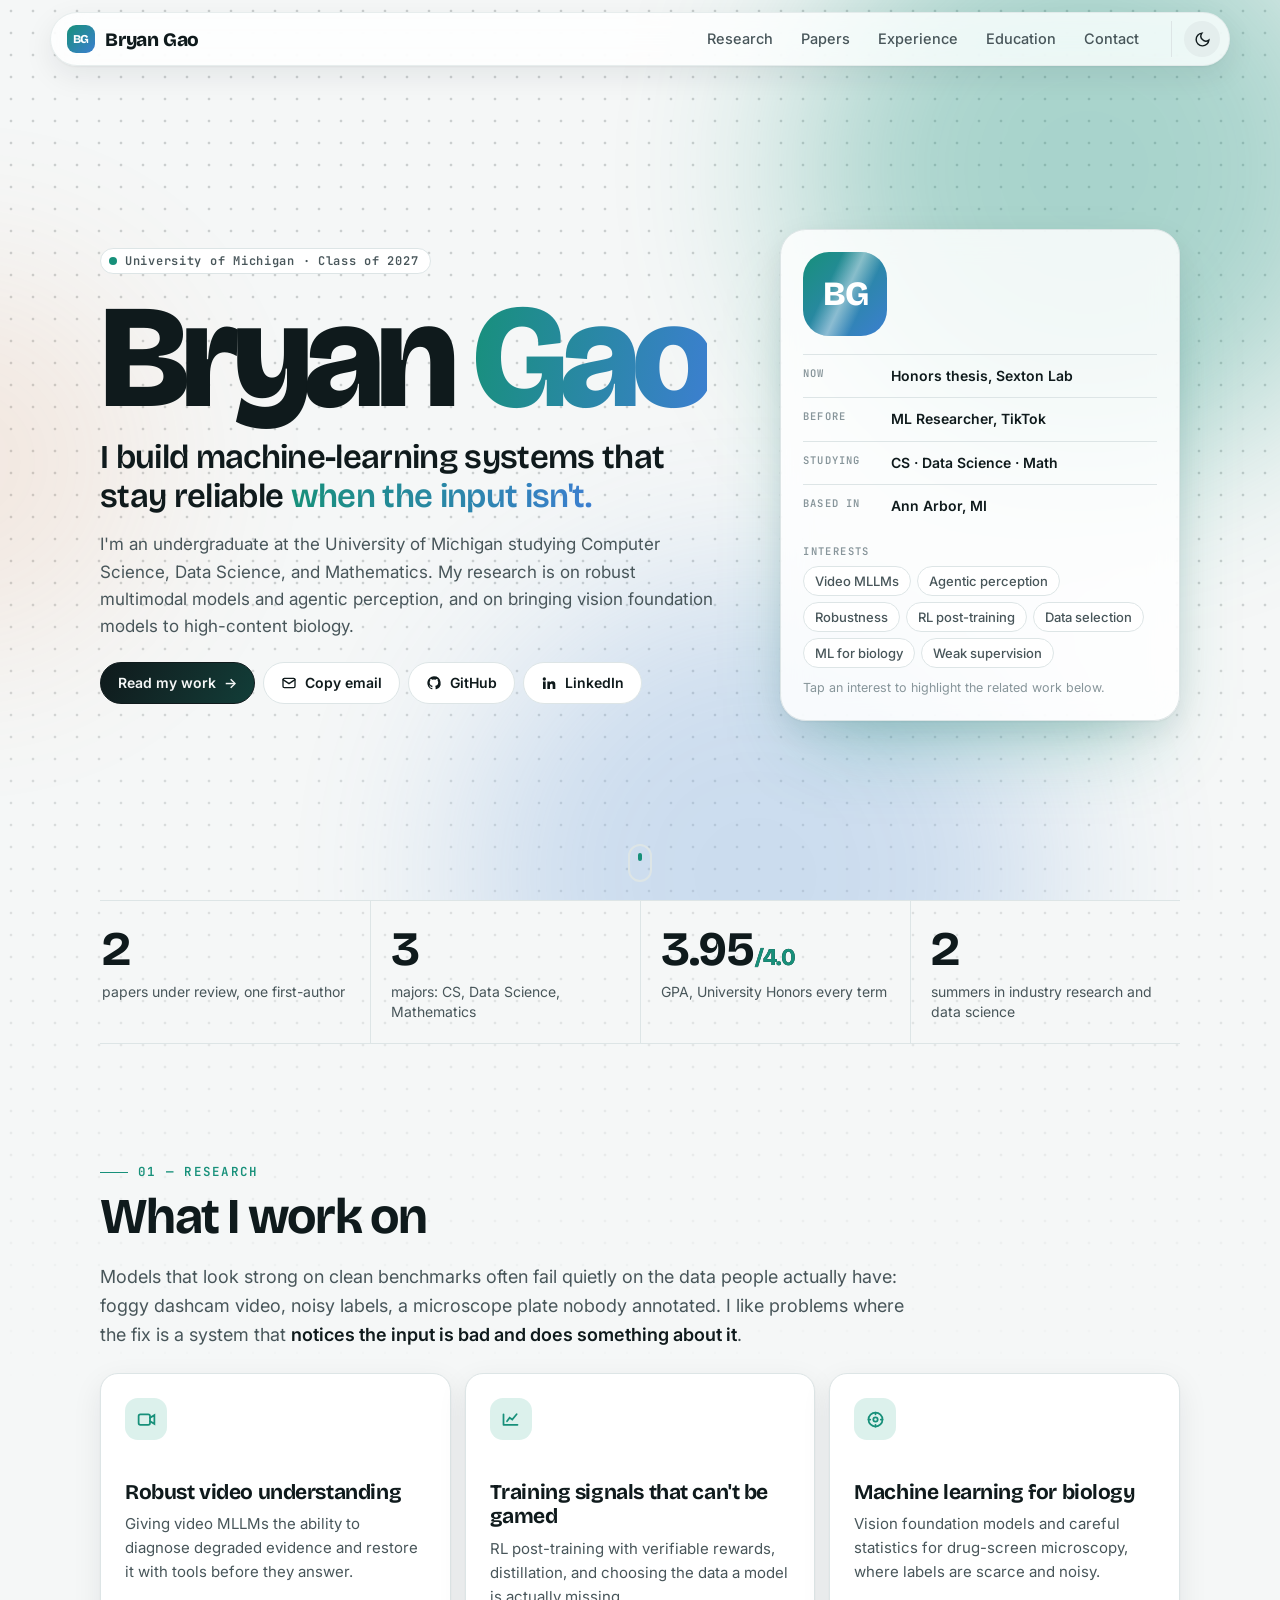
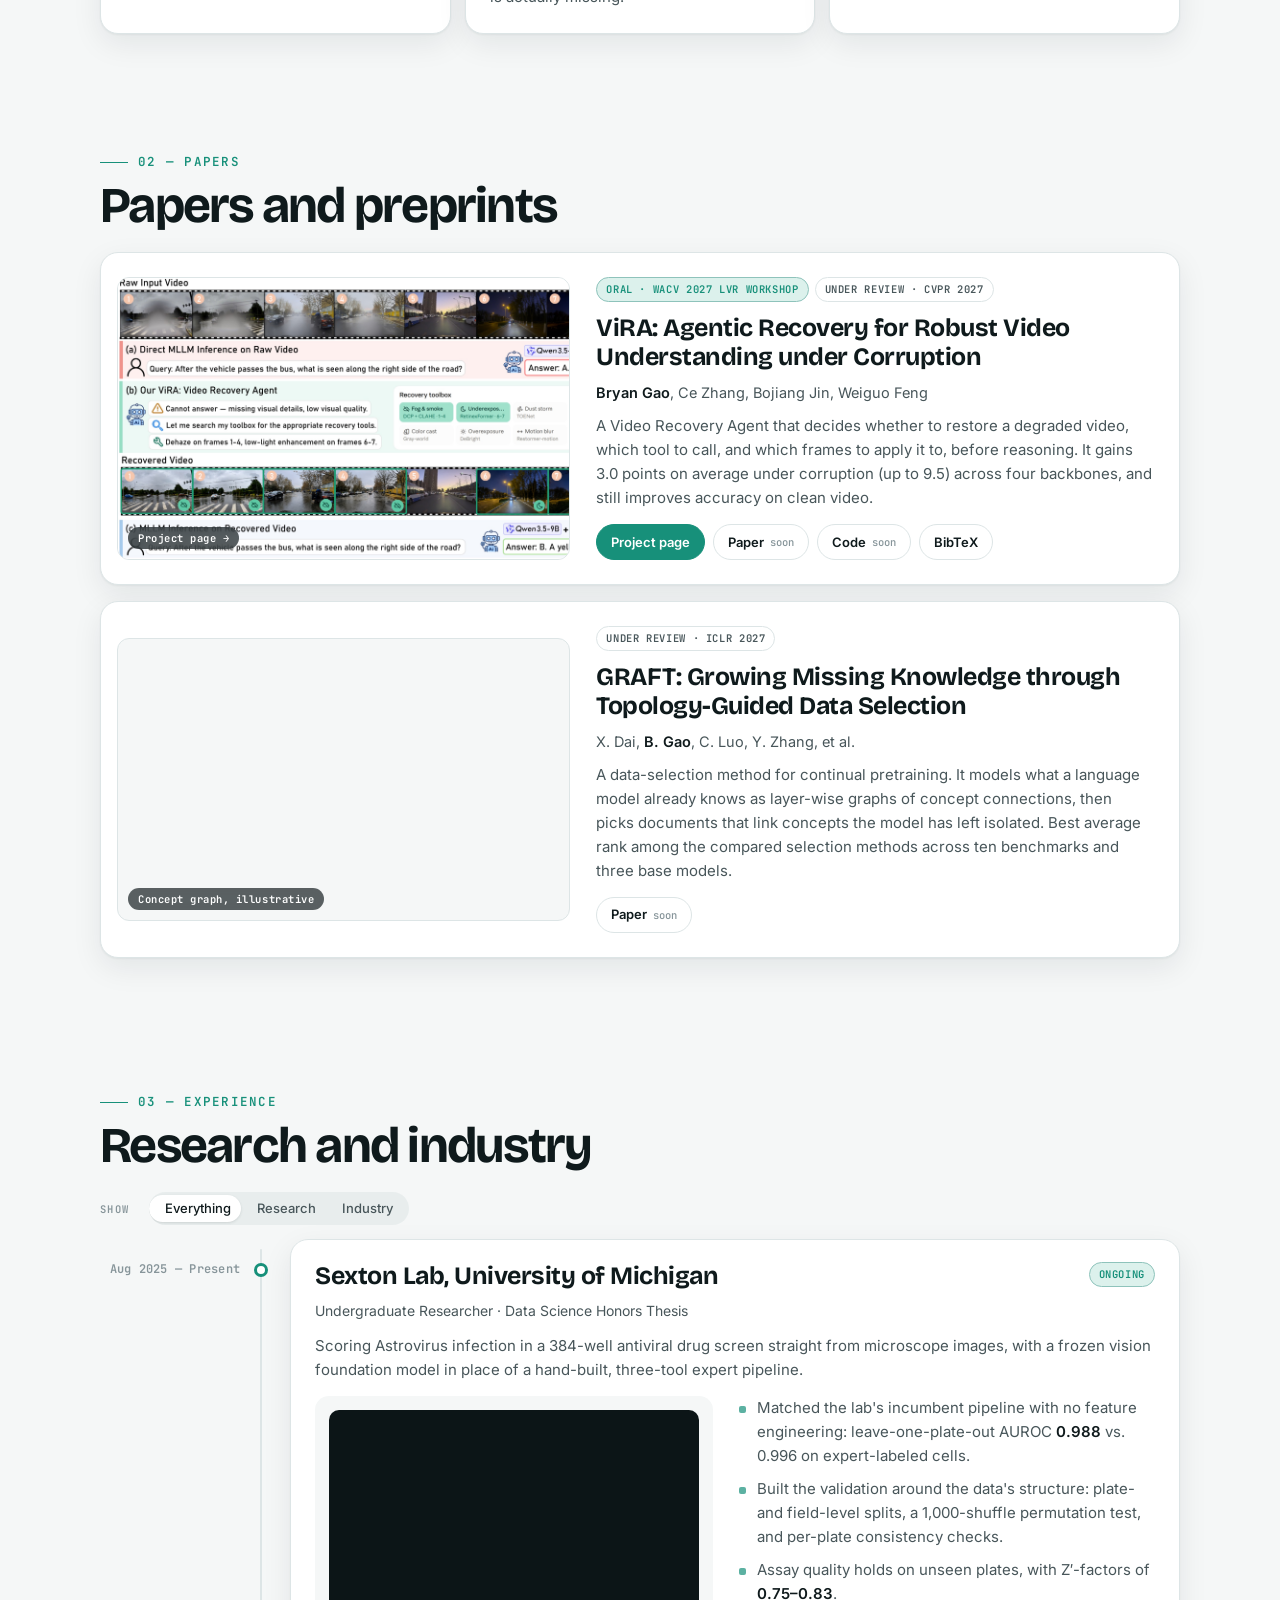
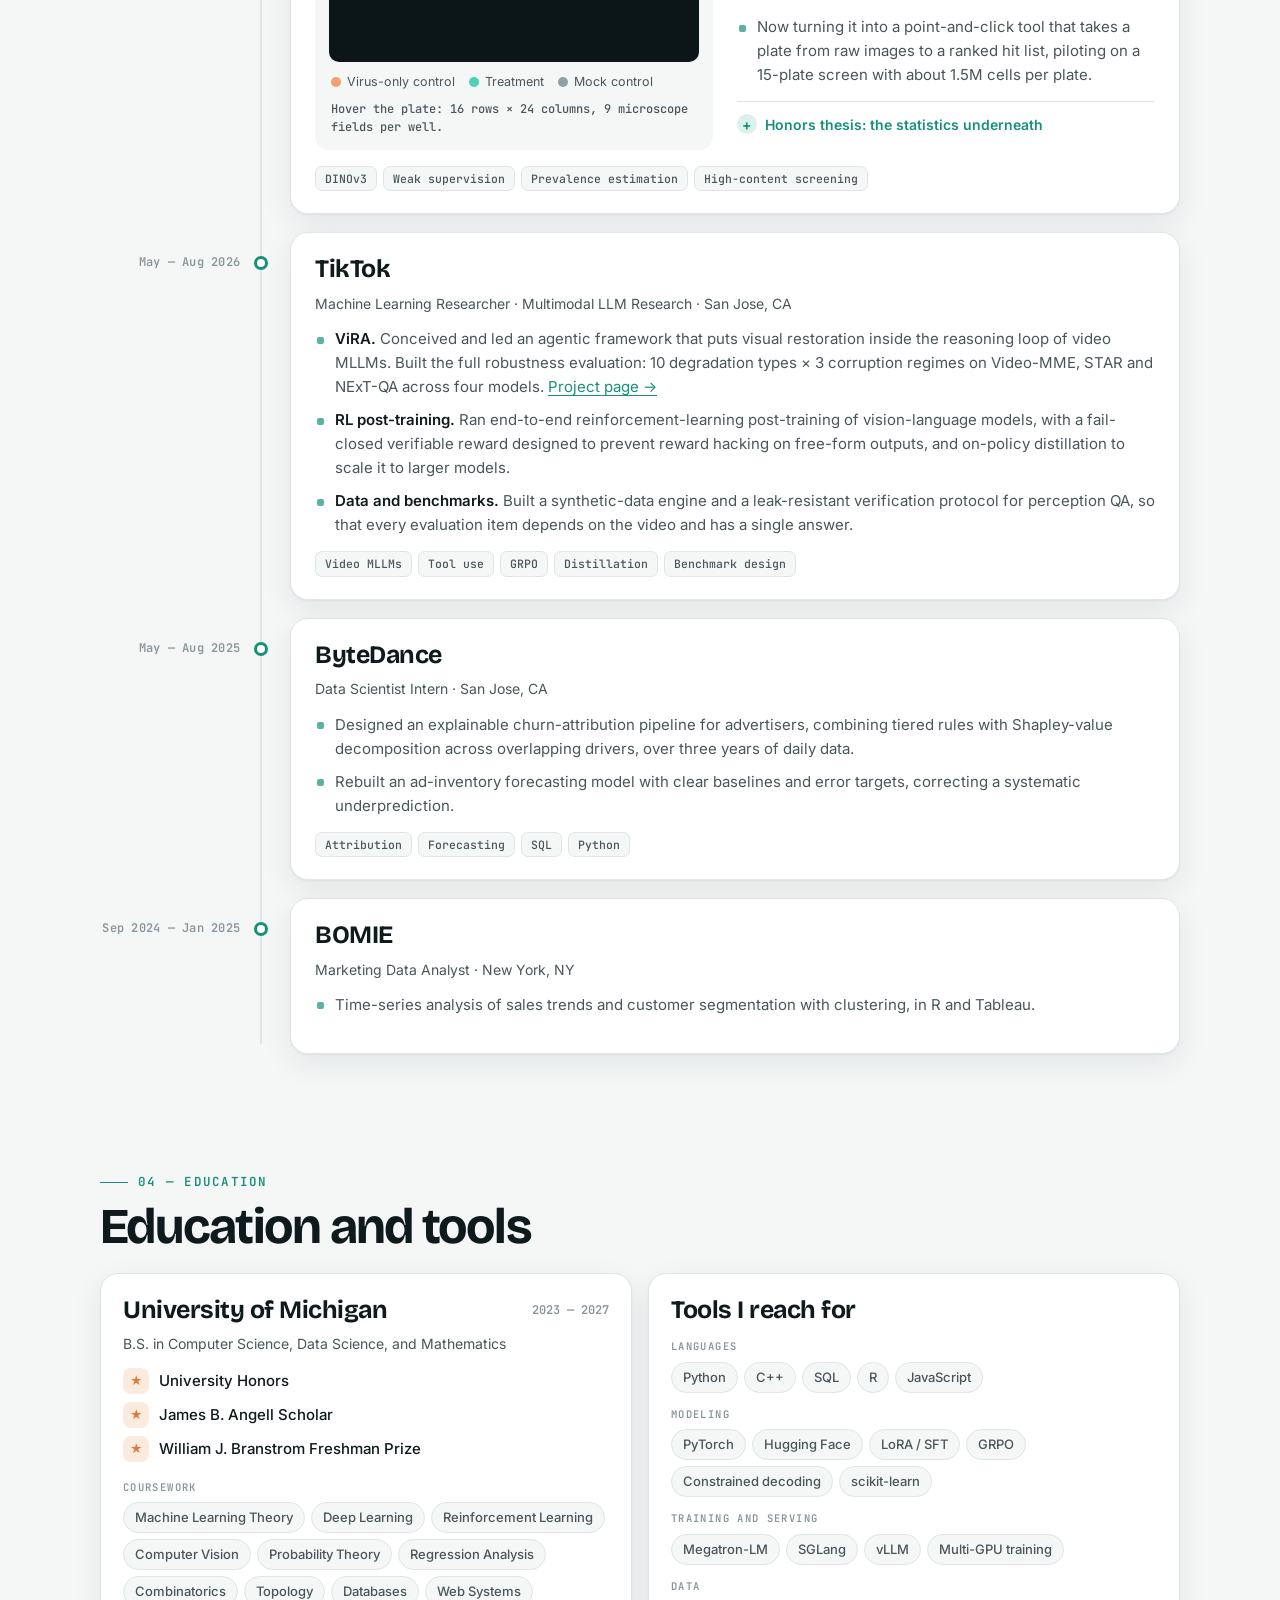
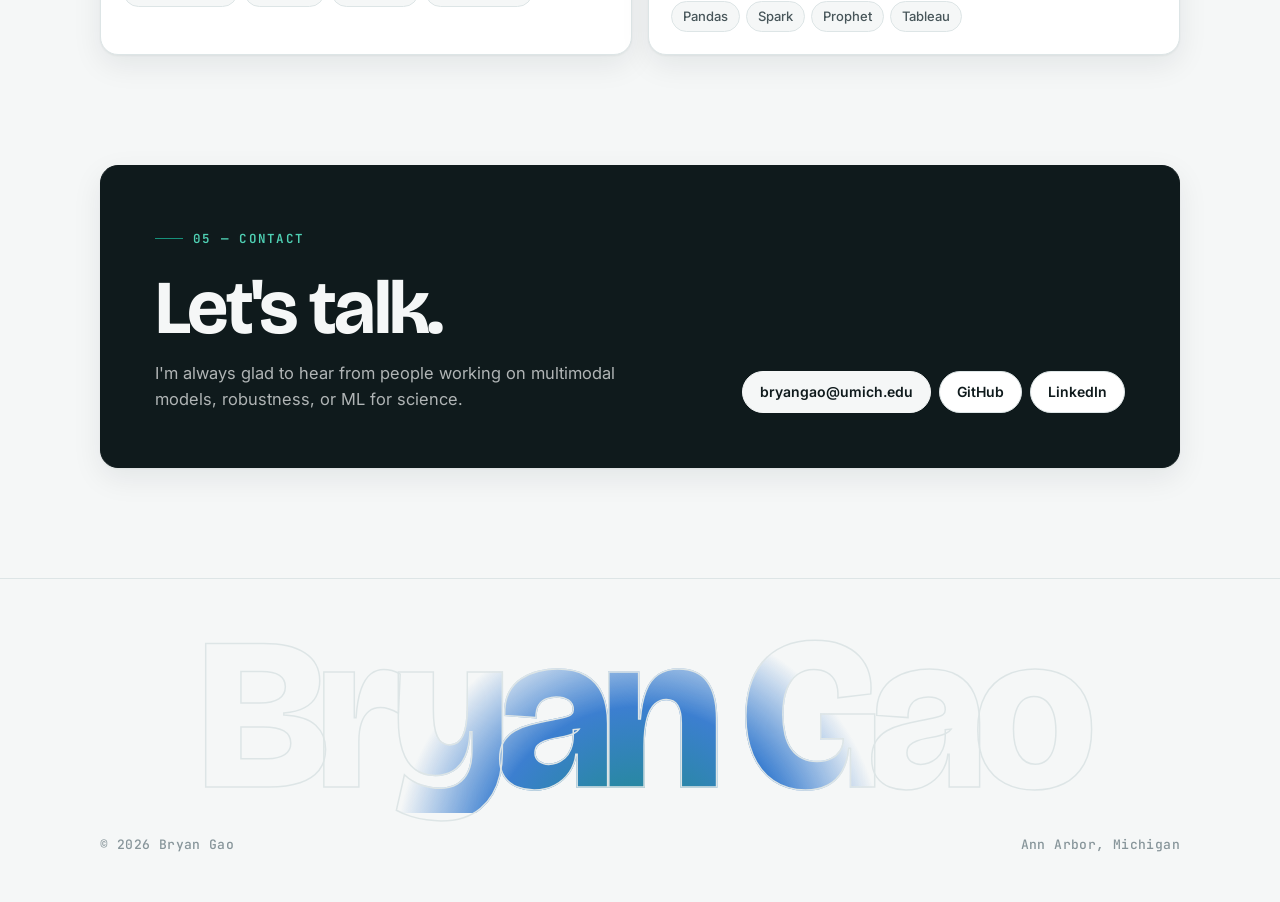
<file: index.html>
<!doctype html>
<html lang="en">
<head>
<meta charset="utf-8">
<meta name="viewport" content="width=device-width, initial-scale=1">
<title>Bryan Gao</title>
<meta name="description" content="Bryan Gao — undergraduate at the University of Michigan working on robust multimodal models and machine learning for biology.">
<meta property="og:title" content="Bryan Gao">
<meta property="og:description" content="Robust multimodal models, agentic perception, and machine learning for high-content biology.">
<link rel="icon" href="assets/img/favicon.svg" type="image/svg+xml">
<link rel="preconnect" href="https://fonts.googleapis.com">
<link rel="preconnect" href="https://fonts.gstatic.com" crossorigin>
<link href="https://fonts.googleapis.com/css2?family=Bricolage+Grotesque:opsz,wght@12..96,500..800&family=Inter:wght@400;500;600;700&family=JetBrains+Mono:wght@400;500;600&display=swap" rel="stylesheet">
<link rel="stylesheet" href="assets/home.css?v=2">
<script>document.documentElement.classList.add('js');try{var t=localStorage.getItem('bg-theme');if(t)document.documentElement.dataset.theme=t;}catch(e){}</script>
</head>
<body id="top">
<div class="progress" id="progress"></div>

<nav class="island" id="island" aria-label="Main">
  <a class="brand" href="#top"><span class="mono-mark">BG</span>Bryan Gao</a>
  <div class="links" id="navlinks">
    <span class="pill" id="pill"></span>
    <a href="#research">Research</a>
    <a href="#papers">Papers</a>
    <a href="#experience">Experience</a>
    <a href="#education">Education</a>
    <a href="#contact">Contact</a>
  </div>
  <div class="tools">
    <button class="ib" id="theme" aria-label="Toggle dark mode" title="Toggle theme (D)">
      <svg viewBox="0 0 24 24" fill="none" stroke="currentColor" stroke-width="2" stroke-linecap="round"><path d="M21 12.8A9 9 0 1 1 11.2 3a7 7 0 0 0 9.8 9.8z"/></svg>
    </button>
  </div>
</nav>

<header class="hero">
  <div class="aurora" aria-hidden="true"><i></i><i></i><i></i></div>
  <div class="w">
    <div class="hero-main">
      <div class="venue" data-r><i></i>University of Michigan · Class of 2027</div>
      <h1 class="name" aria-label="Bryan Gao"><span class="ln">Bryan</span> <span class="ln">Gao</span></h1>
      <p class="kicker" data-r>I build machine-learning systems that stay reliable <em>when the input isn't.</em></p>
      <p class="tag" data-r>I'm an undergraduate at the University of Michigan studying Computer Science, Data Science, and Mathematics. My research is on robust multimodal models and agentic perception, and on bringing vision foundation models to high-content biology.</p>
      <div class="cta" data-r>
        <a class="btn pri" href="#papers">Read my work <span aria-hidden="true">→</span></a>
        <button class="btn" id="copyMail" data-mail="bryangao@umich.edu">
          <svg viewBox="0 0 24 24" fill="none" stroke="currentColor" stroke-width="2" stroke-linecap="round"><rect x="3" y="5" width="18" height="14" rx="2"/><path d="M3 7l9 6 9-6"/></svg><span>Copy email</span></button>
        <a class="btn" href="https://github.com/bg3495" rel="noopener">
          <svg viewBox="0 0 24 24" fill="currentColor"><path d="M12 2a10 10 0 0 0-3.2 19.5c.5.1.7-.2.7-.5v-1.7c-2.8.6-3.4-1.3-3.4-1.3-.5-1.2-1.1-1.5-1.1-1.5-.9-.6.1-.6.1-.6 1 .1 1.5 1 1.5 1 .9 1.5 2.3 1.1 2.9.8.1-.6.3-1.1.6-1.3-2.2-.3-4.6-1.1-4.6-5a3.9 3.9 0 0 1 1-2.7 3.6 3.6 0 0 1 .1-2.7s.8-.3 2.8 1a9.6 9.6 0 0 1 5 0c1.9-1.3 2.8-1 2.8-1 .4 1 .4 1.9.1 2.7a3.9 3.9 0 0 1 1 2.7c0 3.9-2.3 4.7-4.6 5 .4.3.7.9.7 1.9V21c0 .3.2.6.7.5A10 10 0 0 0 12 2z"/></svg>GitHub</a>
        <a class="btn" href="https://www.linkedin.com/in/bryan-gao" rel="noopener">
          <svg viewBox="0 0 24 24" fill="currentColor"><path d="M4.98 3.5a2.5 2.5 0 1 1 0 5 2.5 2.5 0 0 1 0-5zM3 9.75h4V21H3zM9.5 9.75h3.8v1.6h.05c.53-1 1.83-1.9 3.75-1.9 4 0 4.4 2.5 4.4 5.8V21h-4v-5c0-1.3 0-3-1.85-3s-2.15 1.4-2.15 2.9V21h-4z"/></svg>LinkedIn</a>
      </div>
    </div>

    <aside class="card idcard" id="idcard" data-r aria-label="At a glance">
      <div class="avatar" aria-hidden="true"><span>BG</span></div>
      <div class="idrows">
        <div><span>Now</span><b>Honors thesis, Sexton Lab</b></div>
        <div><span>Before</span><b>ML Researcher, TikTok</b></div>
        <div><span>Studying</span><b>CS · Data Science · Math</b></div>
        <div><span>Based in</span><b>Ann Arbor, MI</b></div>
      </div>
      <div class="focus" id="focus">
        <span class="lab">Interests</span>
        <div class="chips">
          <button data-k="vlm" aria-pressed="false">Video MLLMs</button>
          <button data-k="agent" aria-pressed="false">Agentic perception</button>
          <button data-k="robust" aria-pressed="false">Robustness</button>
          <button data-k="rl" aria-pressed="false">RL post-training</button>
          <button data-k="data" aria-pressed="false">Data selection</button>
          <button data-k="bio" aria-pressed="false">ML for biology</button>
          <button data-k="stats" aria-pressed="false">Weak supervision</button>
        </div>
        <p class="hint">Tap an interest to highlight the related work below.</p>
      </div>
    </aside>
  </div>
  <a class="scroll-cue" href="#after" aria-label="Scroll down"></a>
</header>

<main id="after">
  <div class="w">
    <div class="stats" data-r>
      <div><b><span data-count="2">0</span></b><span>papers under review, one first-author</span></div>
      <div><b><span data-count="3">0</span></b><span>majors: CS, Data Science, Mathematics</span></div>
      <div><b><span data-count="3.97" data-dec="2">0</span><small>/4.0</small></b><span>GPA, University Honors every term</span></div>
      <div><b><span data-count="2">0</span></b><span>summers in industry research and data science</span></div>
    </div>

    <!-- research -->
    <section class="sec" id="research">
      <div class="sec-head" data-r><div class="no">01 — RESEARCH</div><h2>What I work on</h2></div>
      <p class="lead" data-r>Models that look strong on clean benchmarks often fail quietly on the data people actually have: foggy dashcam video, noisy labels, a microscope plate nobody annotated. I like problems where the fix is a system that <b>notices the input is bad and does something about it</b>.</p>
      <div class="three">
        <article class="card pillar" data-r data-tags="vlm agent robust">
          <span class="ico"><svg viewBox="0 0 24 24" fill="none" stroke="currentColor" stroke-width="2" stroke-linecap="round"><rect x="3" y="6" width="13" height="12" rx="2"/><path d="M16 10l5-3v10l-5-3"/></svg></span>
          <h4>Robust video understanding</h4>
          <p>Giving video MLLMs the ability to diagnose degraded evidence and restore it with tools before they answer.</p>
        </article>
        <article class="card pillar" data-r data-tags="rl data vlm">
          <span class="ico"><svg viewBox="0 0 24 24" fill="none" stroke="currentColor" stroke-width="2" stroke-linecap="round"><path d="M4 18V6M4 18h16M8 14l3-4 3 2 5-6"/></svg></span>
          <h4>Training signals that can't be gamed</h4>
          <p>RL post-training with verifiable rewards, distillation, and choosing the data a model is actually missing.</p>
        </article>
        <article class="card pillar" data-r data-tags="bio stats robust">
          <span class="ico"><svg viewBox="0 0 24 24" fill="none" stroke="currentColor" stroke-width="2" stroke-linecap="round"><circle cx="12" cy="12" r="8"/><circle cx="12" cy="12" r="2.5"/><path d="M12 4v2M12 18v2M4 12h2M18 12h2"/></svg></span>
          <h4>Machine learning for biology</h4>
          <p>Vision foundation models and careful statistics for drug-screen microscopy, where labels are scarce and noisy.</p>
        </article>
      </div>
    </section>

    <!-- papers -->
    <section class="sec" id="papers">
      <div class="sec-head" data-r><div class="no">02 — PAPERS</div><h2>Papers and preprints</h2></div>

      <article class="card paper" data-r data-tags="vlm agent robust">
        <a class="thumb" href="vira/" aria-label="Open the ViRA project page">
          <img src="assets/img/vira-teaser.jpg" alt="ViRA overview figure: a degraded video, the recovery agent's tool calls, and the recovered video." loading="lazy">
          <span class="chip">Project page →</span>
        </a>
        <div class="pbody">
          <div class="status"><span class="st ok">Oral · WACV 2027 LVR Workshop</span><span class="st">Under review · CVPR 2027</span></div>
          <h3><a href="vira/">ViRA: Agentic Recovery for Robust Video Understanding under Corruption</a></h3>
          <p class="auth"><b>Bryan Gao</b>, Ce Zhang, Bojiang Jin, Weiguo Feng</p>
          <p class="sum">A Video Recovery Agent that decides whether to restore a degraded video, which tool to call, and which frames to apply it to, before reasoning. It gains 3.0 points on average under corruption (up to 9.5) across four backbones, and still improves accuracy on clean video.</p>
          <div class="plinks">
            <a class="sbtn pri" href="vira/">Project page</a>
            <button class="sbtn" data-soon="Paper link coming soon">Paper <small>soon</small></button>
            <button class="sbtn" data-soon="Code will be released">Code <small>soon</small></button>
            <button class="sbtn" data-bib="vira">BibTeX</button>
          </div>
        </div>
      </article>

      <article class="card paper" data-r data-tags="data">
        <div class="thumb graft" id="graft" aria-hidden="true"><canvas></canvas><span class="chip">Concept graph, illustrative</span></div>
        <div class="pbody">
          <div class="status"><span class="st">Under review · ICLR 2027</span></div>
          <h3>GRAFT: Growing Missing Knowledge through Topology-Guided Data Selection</h3>
          <p class="auth">X. Dai, <b>B. Gao</b>, C. Luo, Y. Zhang, et al.</p>
          <p class="sum">A data-selection method for continual pretraining. It models what a language model already knows as layer-wise graphs of concept connections, then picks documents that link concepts the model has left isolated. Best average rank among the compared selection methods across ten benchmarks and three base models.</p>
          <div class="plinks">
            <button class="sbtn" data-soon="Paper link coming soon">Paper <small>soon</small></button>
          </div>
        </div>
      </article>
    </section>

    <!-- experience -->
    <section class="sec" id="experience">
      <div class="sec-head" data-r><div class="no">03 — EXPERIENCE</div><h2>Research and industry</h2></div>
      <div class="ctl" data-r>
        <span class="lab">Show</span>
        <div class="seg" id="expSeg"><span class="knob"></span>
          <button data-v="all" aria-pressed="true">Everything</button>
          <button data-v="research" aria-pressed="false">Research</button>
          <button data-v="industry" aria-pressed="false">Industry</button>
        </div>
      </div>

      <div class="timeline" id="timeline">
        <span class="rail"><i id="railFill"></i></span>

        <article class="tl" data-kind="research" data-tags="bio stats robust" data-r>
          <span class="dot live"></span>
          <div class="when">Aug 2025 — Present</div>
          <div class="card tlc">
            <div class="top"><div><h3>Sexton Lab, University of Michigan</h3><p class="role">Undergraduate Researcher · Data Science Honors Thesis</p></div><span class="st ok">Ongoing</span></div>
            <p class="sum">Scoring Astrovirus infection in a 384-well antiviral drug screen straight from microscope images, with a frozen vision foundation model in place of a hand-built, three-tool expert pipeline.</p>

            <div class="lab-grid">
              <div class="plate-wrap">
                <div class="plate" id="plate" role="img" aria-label="Layout of a 384-well plate: virus-only controls in column 1, treatment wells in columns 2 to 22, mock controls in columns 23 and 24."></div>
                <div class="legend"><span><i class="v"></i>Virus-only control</span><span><i class="t"></i>Treatment</span><span><i class="m"></i>Mock control</span></div>
                <p class="plate-read" id="plateRead">Hover the plate: 16 rows × 24 columns, 9 microscope fields per well.</p>
              </div>
              <div>
                <ul class="pts">
                  <li>Matched the lab's incumbent pipeline with no feature engineering: leave-one-plate-out AUROC <b>0.988</b> vs. 0.996 on expert-labeled cells.</li>
                  <li>Built the validation around the data's structure: plate- and field-level splits, a 1,000-shuffle permutation test, and per-plate consistency checks.</li>
                  <li>Assay quality holds on unseen plates, with Z′-factors of <b>0.75–0.83</b>.</li>
                  <li>Now turning it into a point-and-click tool that takes a plate from raw images to a ranked hit list, piloting on a 15-plate screen with about 1.5M cells per plate.</li>
                </ul>
                <details class="more">
                  <summary>Honors thesis: the statistics underneath</summary>
                  <p>A virus-only control well still contains uninfected cells, so using wells as labels bakes in label noise. The thesis treats this as inference under weak supervision: modeling the label noise with a mixture model, estimating per-well infection prevalence with calibrated uncertainty, handling plate effects hierarchically, and making hit calling an error-controlled procedure.</p>
                </details>
              </div>
            </div>
            <div class="tags"><span>DINOv3</span><span>Weak supervision</span><span>Prevalence estimation</span><span>High-content screening</span></div>
          </div>
        </article>

        <article class="tl" data-kind="research" data-tags="vlm agent robust rl data" data-r>
          <span class="dot"></span>
          <div class="when">May — Aug 2026</div>
          <div class="card tlc">
            <div class="top"><div><h3>TikTok</h3><p class="role">Machine Learning Researcher · Multimodal LLM Research · San Jose, CA</p></div></div>
            <ul class="pts">
              <li><b>ViRA.</b> Conceived and led an agentic framework that puts visual restoration inside the reasoning loop of video MLLMs. Built the full robustness evaluation: 10 degradation types × 3 corruption regimes on Video-MME, STAR and NExT-QA across four models. <a href="vira/">Project page →</a></li>
              <li><b>RL post-training.</b> Ran end-to-end reinforcement-learning post-training of vision-language models, with a fail-closed verifiable reward designed to prevent reward hacking on free-form outputs, and on-policy distillation to scale it to larger models.</li>
              <li><b>Data and benchmarks.</b> Built a synthetic-data engine and a leak-resistant verification protocol for perception QA, so that every evaluation item depends on the video and has a single answer.</li>
            </ul>
            <div class="tags"><span>Video MLLMs</span><span>Tool use</span><span>GRPO</span><span>Distillation</span><span>Benchmark design</span></div>
          </div>
        </article>

        <article class="tl" data-kind="industry" data-tags="data stats" data-r>
          <span class="dot"></span>
          <div class="when">May — Aug 2025</div>
          <div class="card tlc">
            <div class="top"><div><h3>ByteDance</h3><p class="role">Data Scientist Intern · San Jose, CA</p></div></div>
            <ul class="pts">
              <li>Designed an explainable churn-attribution pipeline for advertisers, combining tiered rules with Shapley-value decomposition across overlapping drivers, over three years of daily data.</li>
              <li>Rebuilt an ad-inventory forecasting model with clear baselines and error targets, correcting a systematic underprediction.</li>
            </ul>
            <div class="tags"><span>Attribution</span><span>Forecasting</span><span>SQL</span><span>Python</span></div>
          </div>
        </article>

        <article class="tl" data-kind="industry" data-tags="stats" data-r>
          <span class="dot"></span>
          <div class="when">Sep 2024 — Jan 2025</div>
          <div class="card tlc">
            <div class="top"><div><h3>BOMIE</h3><p class="role">Marketing Data Analyst · New York, NY</p></div></div>
            <ul class="pts">
              <li>Time-series analysis of sales trends and customer segmentation with clustering, in R and Tableau.</li>
            </ul>
          </div>
        </article>
      </div>
    </section>

    <!-- education -->
    <section class="sec" id="education">
      <div class="sec-head" data-r><div class="no">04 — EDUCATION</div><h2>Education and tools</h2></div>
      <div class="two">
        <div class="card edu" data-r>
          <div class="top"><div><h3>University of Michigan</h3><p class="role">B.S. in Computer Science, Data Science, and Mathematics</p></div><span class="when2">2023 — 2027</span></div>
          <div class="awards">
            <span>University Honors</span><span>James B. Angell Scholar</span><span>William J. Branstrom Freshman Prize</span>
          </div>
          <span class="lab">Coursework</span>
          <div class="tags big"><span>Machine Learning Theory</span><span>Deep Learning</span><span>Reinforcement Learning</span><span>Computer Vision</span><span>Probability Theory</span><span>Regression Analysis</span><span>Combinatorics</span><span>Topology</span><span>Databases</span><span>Web Systems</span></div>
        </div>
        <div class="card edu" data-r>
          <h3>Tools I reach for</h3>
          <div class="skill"><span class="lab">Languages</span><div class="tags big"><span>Python</span><span>C++</span><span>SQL</span><span>R</span><span>JavaScript</span></div></div>
          <div class="skill"><span class="lab">Modeling</span><div class="tags big"><span>PyTorch</span><span>Hugging Face</span><span>LoRA / SFT</span><span>GRPO</span><span>Constrained decoding</span><span>scikit-learn</span></div></div>
          <div class="skill"><span class="lab">Training and serving</span><div class="tags big"><span>Megatron-LM</span><span>SGLang</span><span>vLLM</span><span>Multi-GPU training</span></div></div>
          <div class="skill"><span class="lab">Data</span><div class="tags big"><span>Pandas</span><span>Spark</span><span>Prophet</span><span>Tableau</span></div></div>
        </div>
      </div>
    </section>

    <!-- contact -->
    <section class="sec" id="contact">
      <div class="card contact" data-r>
        <div>
          <div class="no">05 — CONTACT</div>
          <h2>Let's talk.</h2>
          <p>I'm always glad to hear from people working on multimodal models, robustness, or ML for science.</p>
        </div>
        <div class="cta">
          <a class="btn pri" href="mailto:bryangao@umich.edu">bryangao@umich.edu</a>
          <a class="btn" href="https://github.com/bg3495" rel="noopener">GitHub</a>
          <a class="btn" href="https://www.linkedin.com/in/bryan-gao" rel="noopener">LinkedIn</a>
        </div>
      </div>
    </section>
  </div>
</main>

<footer><div class="wordmark" id="wordmark" aria-hidden="true">Bryan Gao</div><div class="w"><span>© 2026 Bryan Gao</span><span>Ann Arbor, Michigan</span></div></footer>

<button class="totop" id="totop" aria-label="Back to top"><svg viewBox="0 0 24 24" fill="none" stroke="currentColor" stroke-width="2.4" stroke-linecap="round"><path d="M12 19V5M5 12l7-7 7 7"/></svg></button>
<div class="modal" id="modal" role="dialog" aria-modal="true" aria-label="BibTeX"><div class="card box"><pre id="bibText"></pre><div class="row"><button class="sbtn pri" id="bibCopy">Copy</button><button class="sbtn" id="bibClose">Close</button></div></div></div>
<div class="toast" id="toast"></div>
<div class="tip" id="tip"></div>
<script src="assets/home.js?v=1"></script>
</body>
</html>
</file>
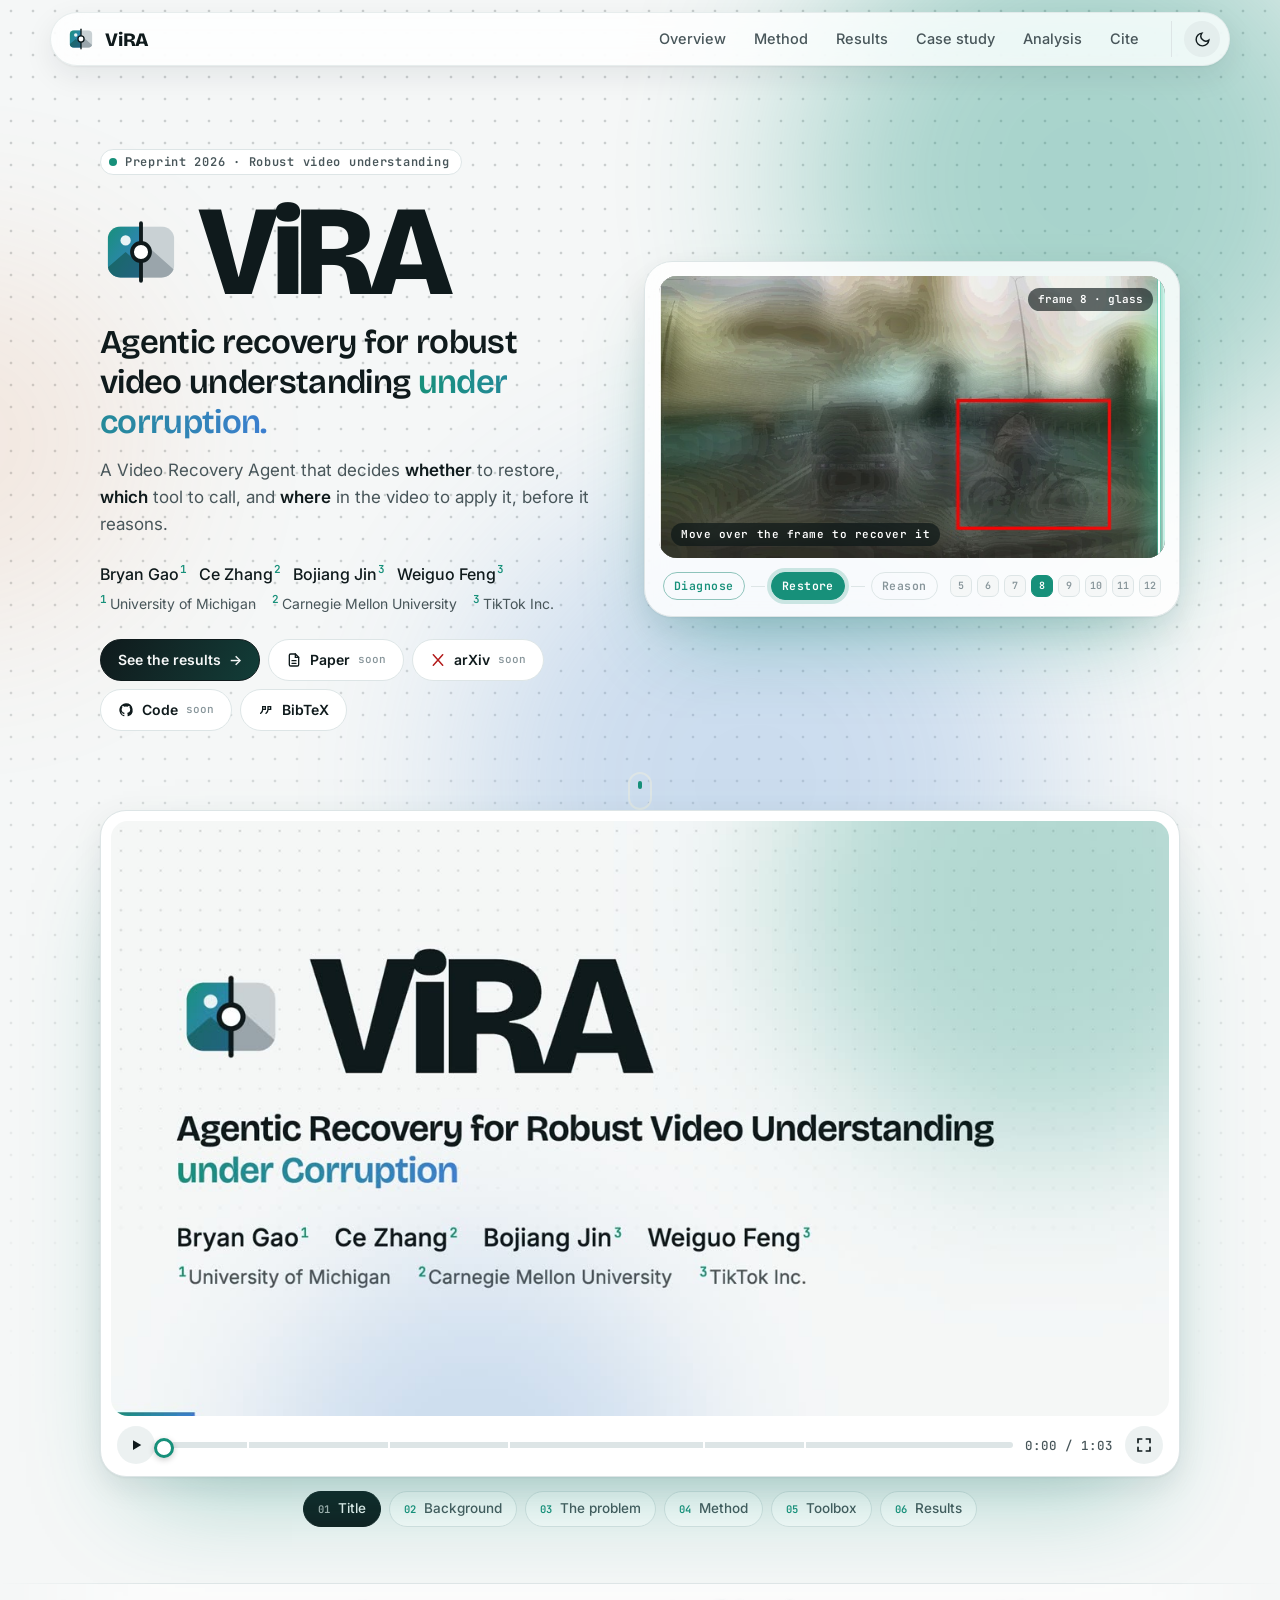
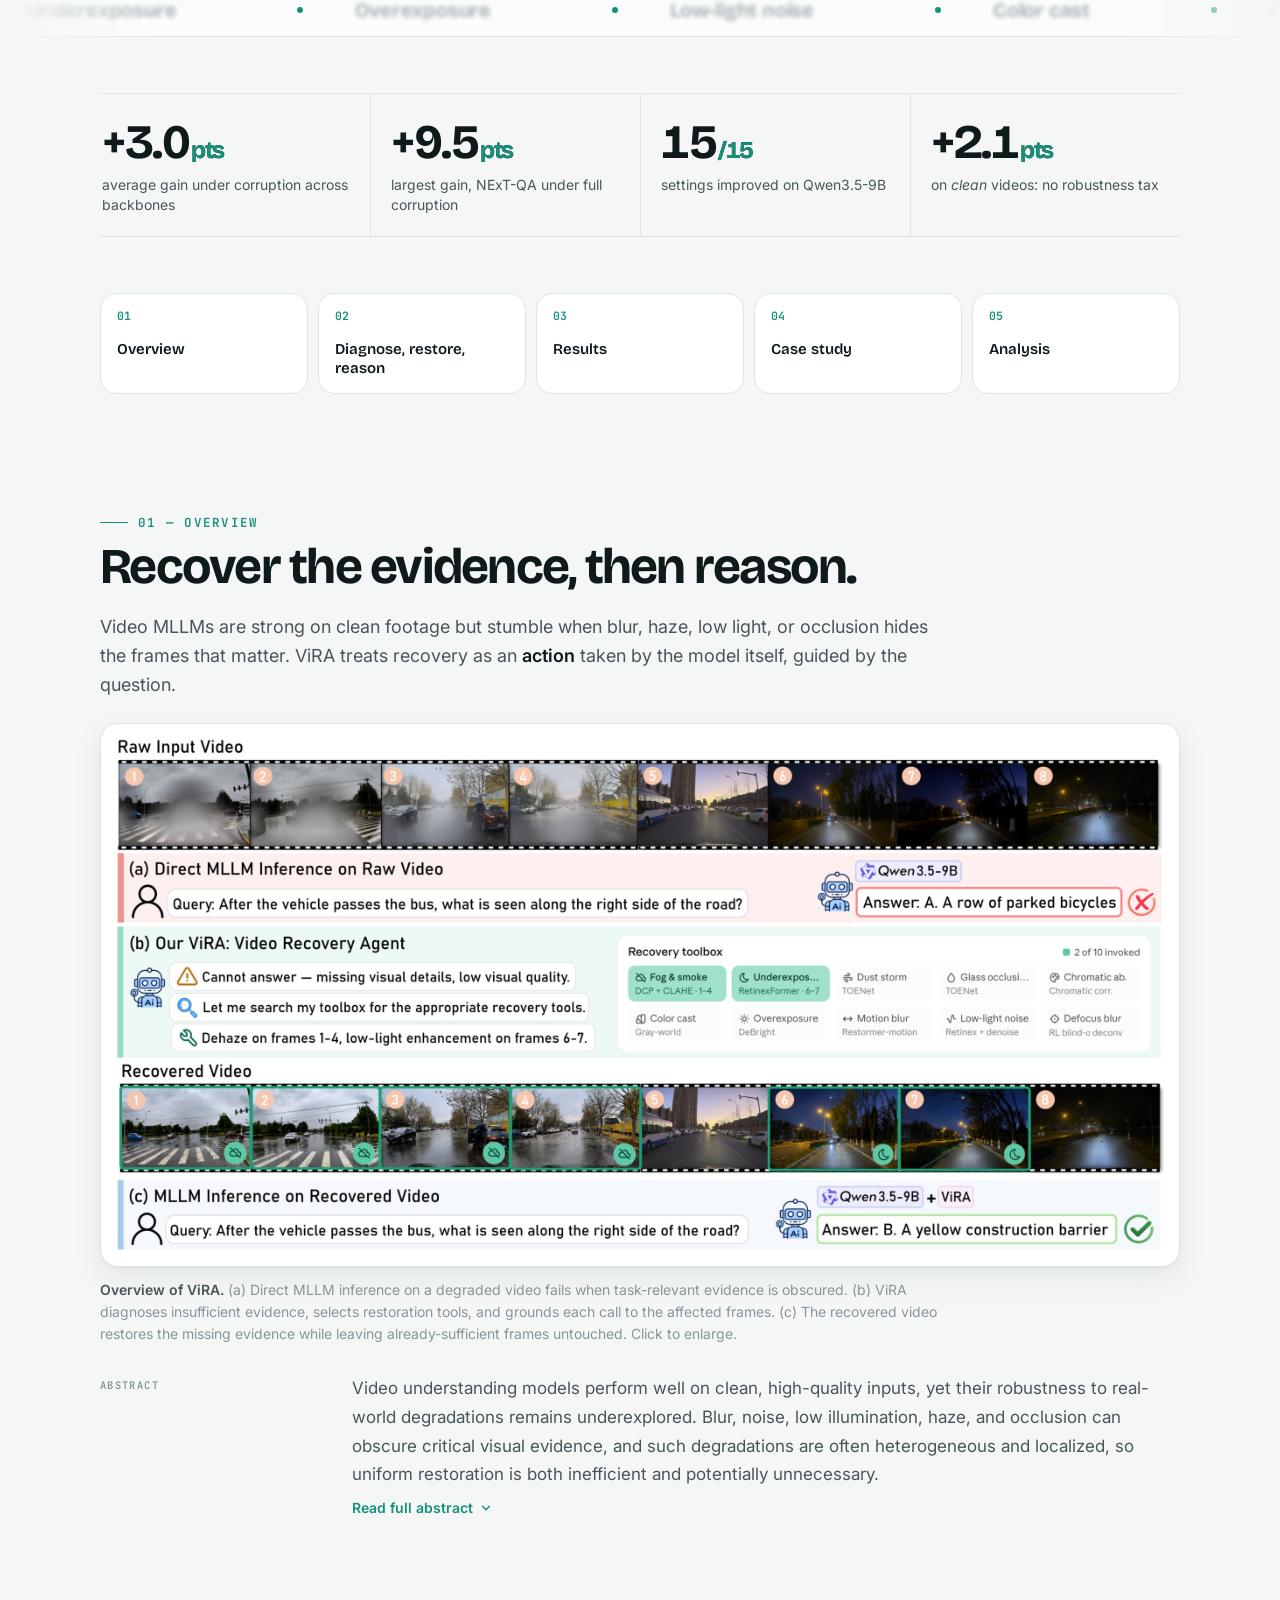
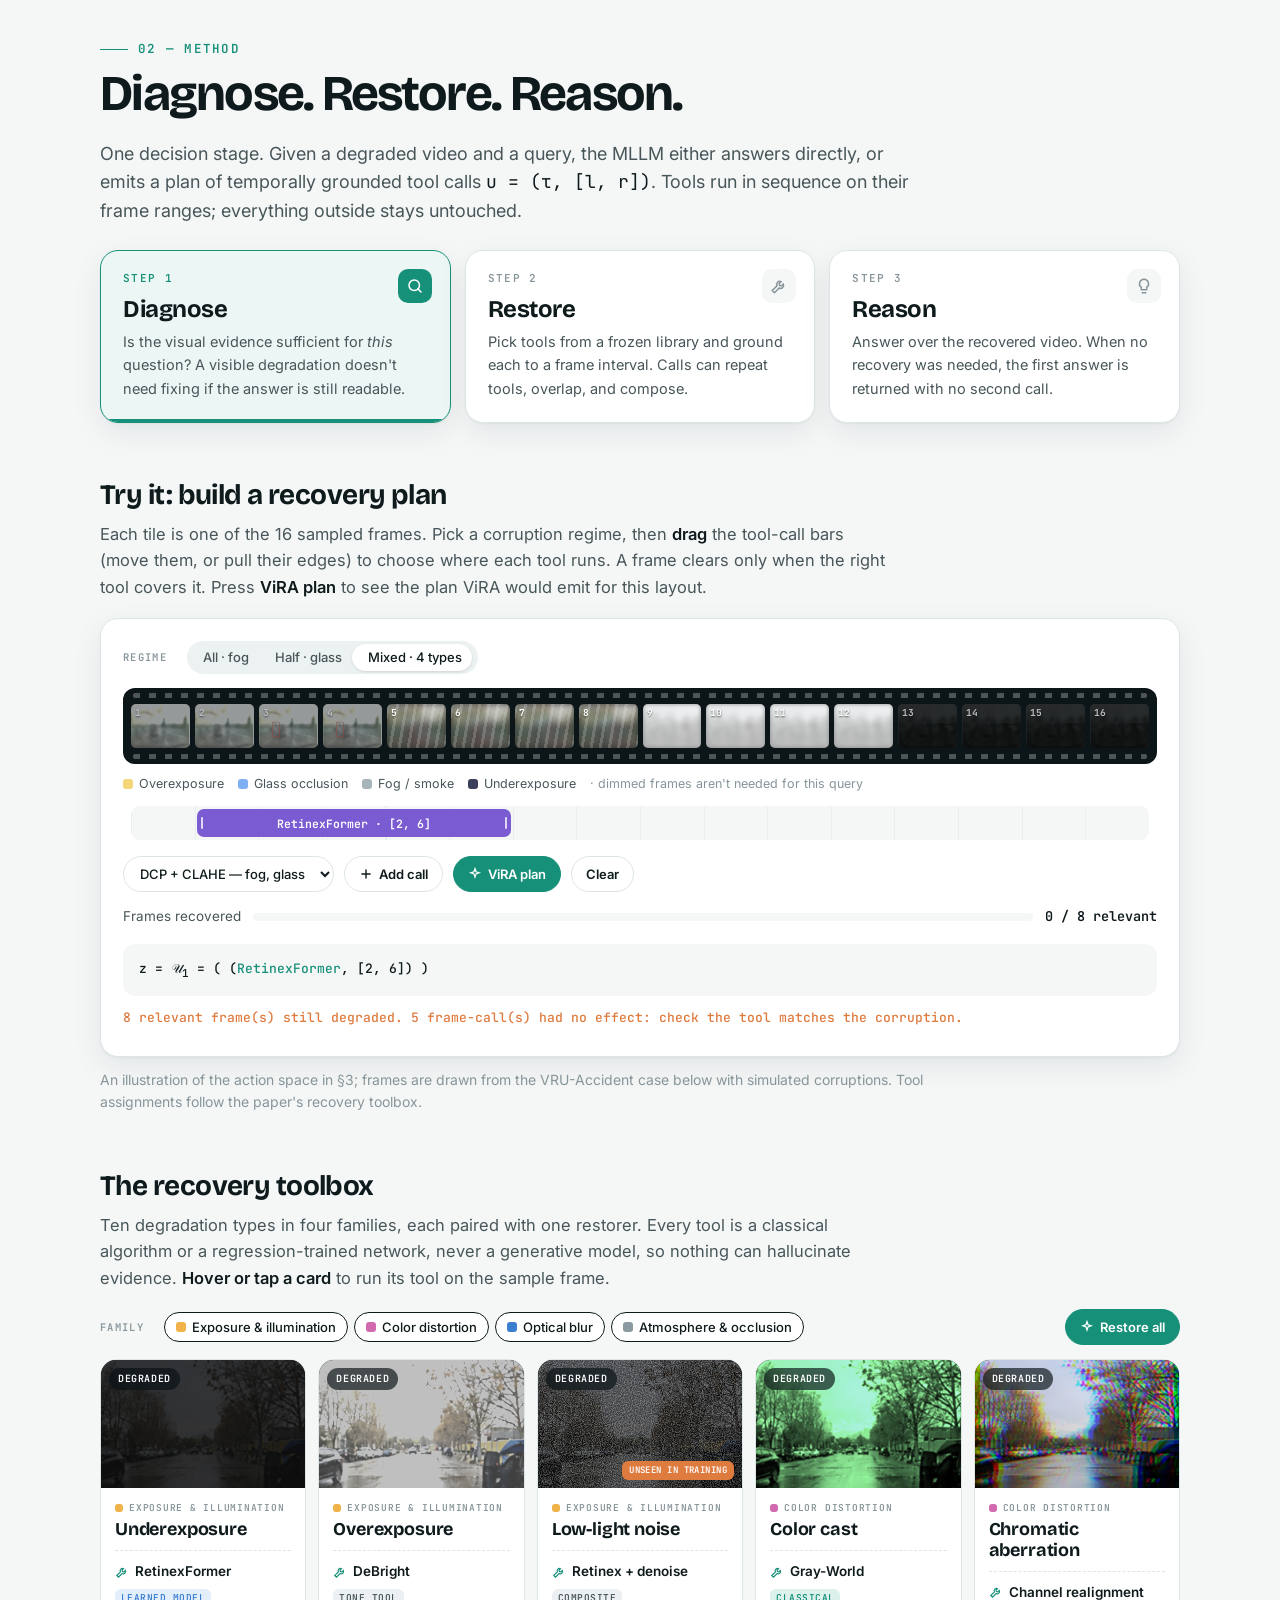
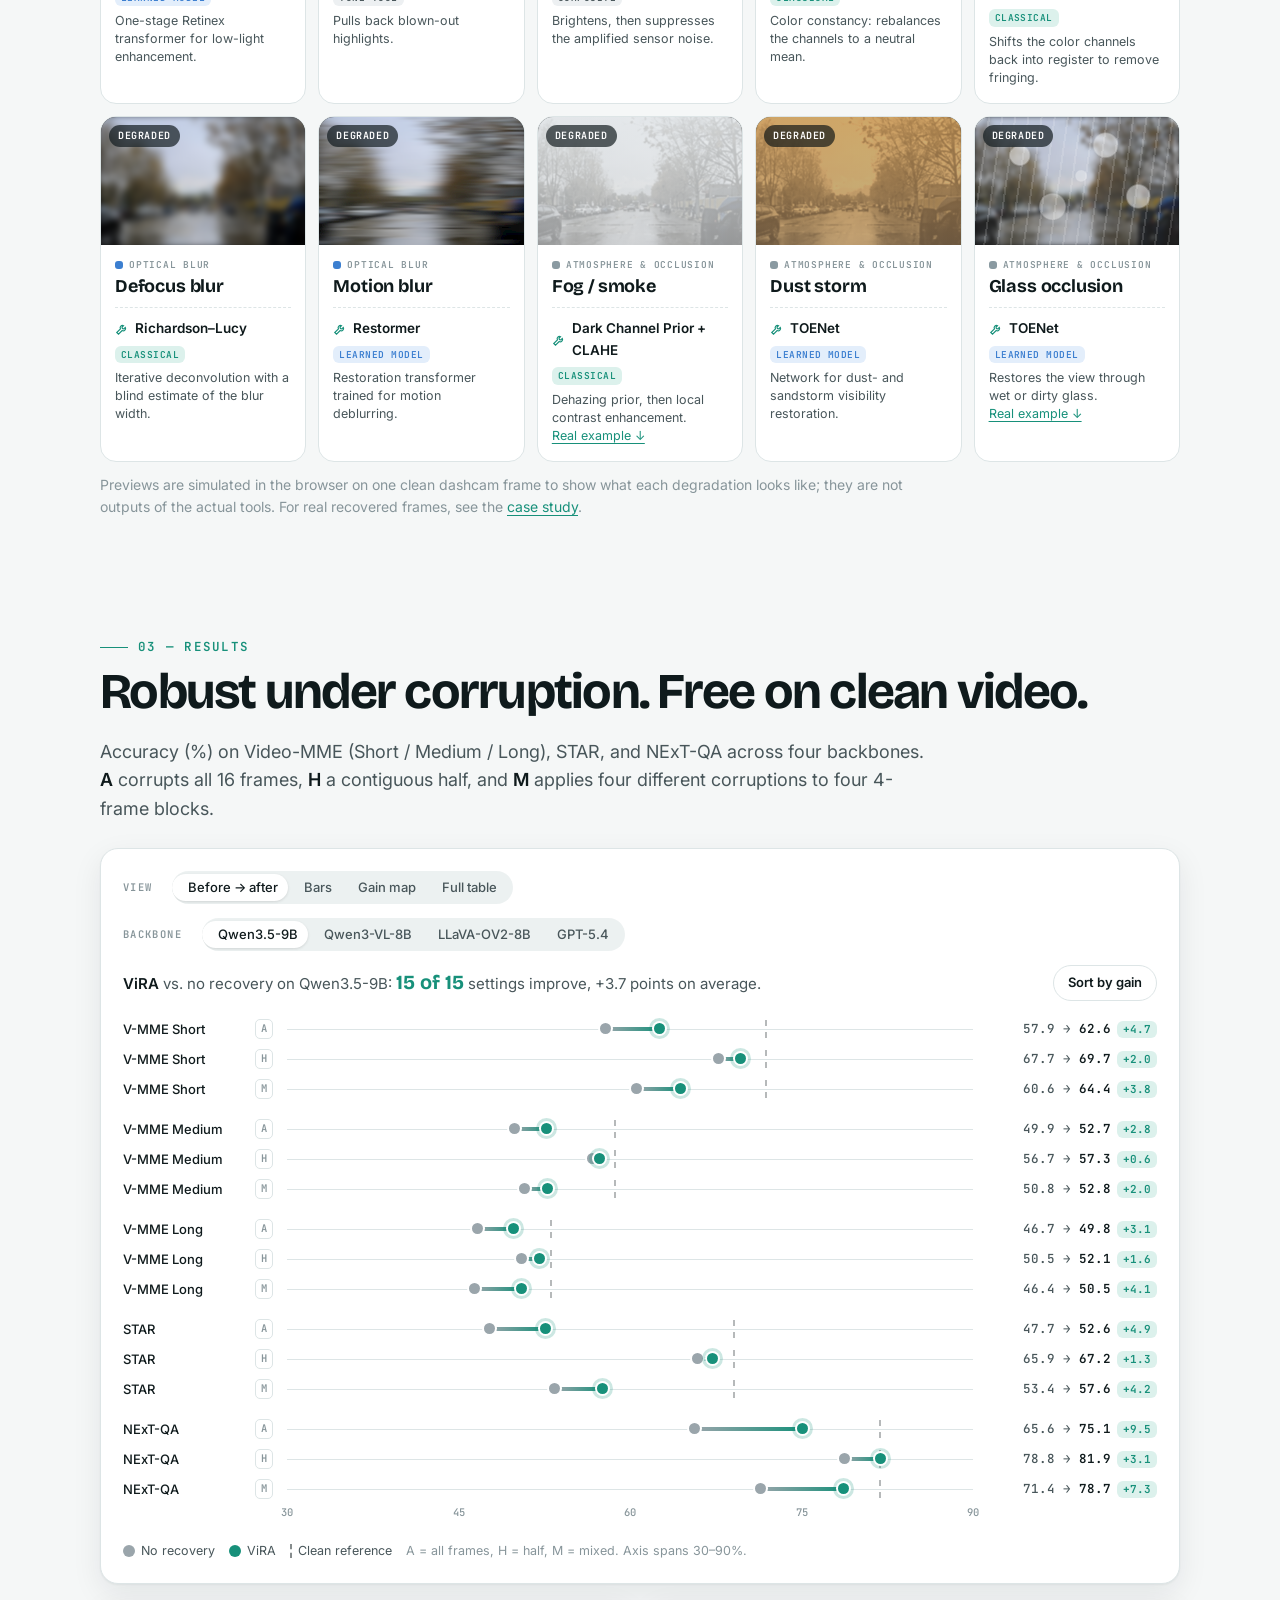
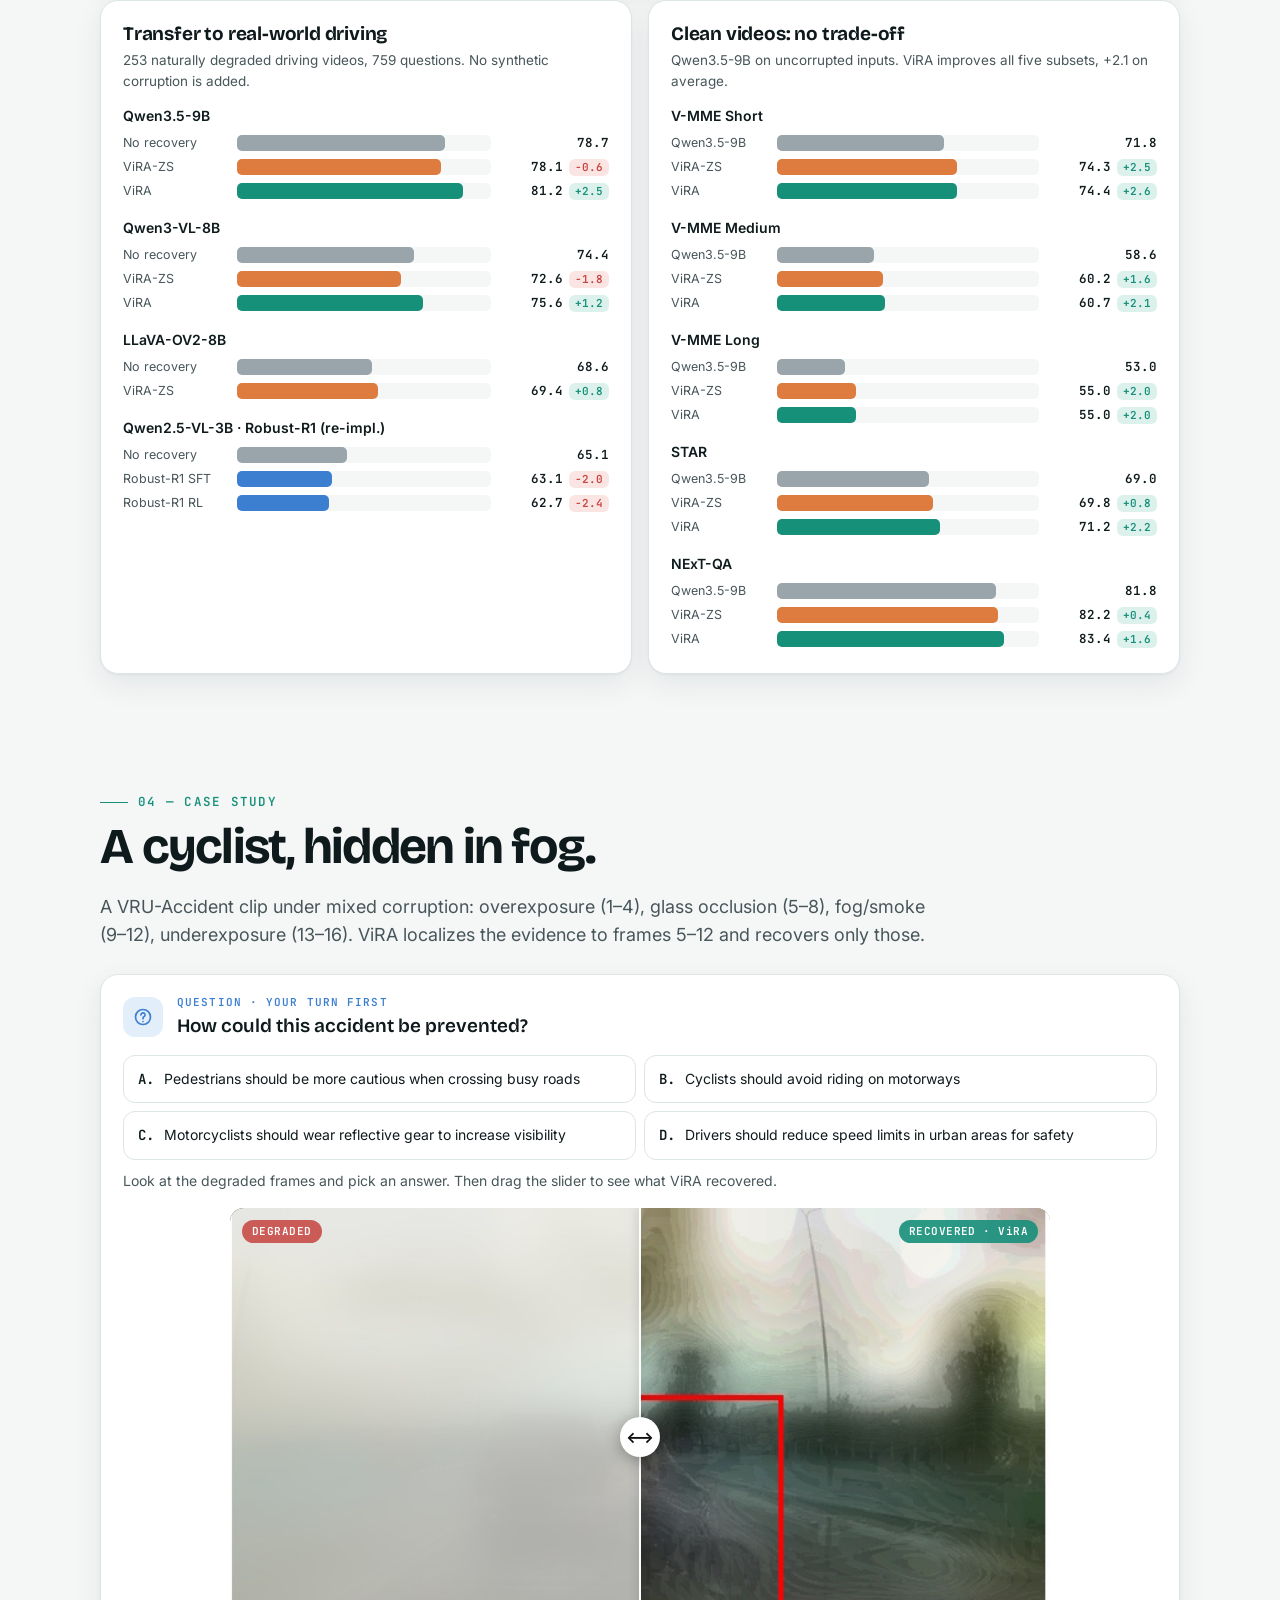
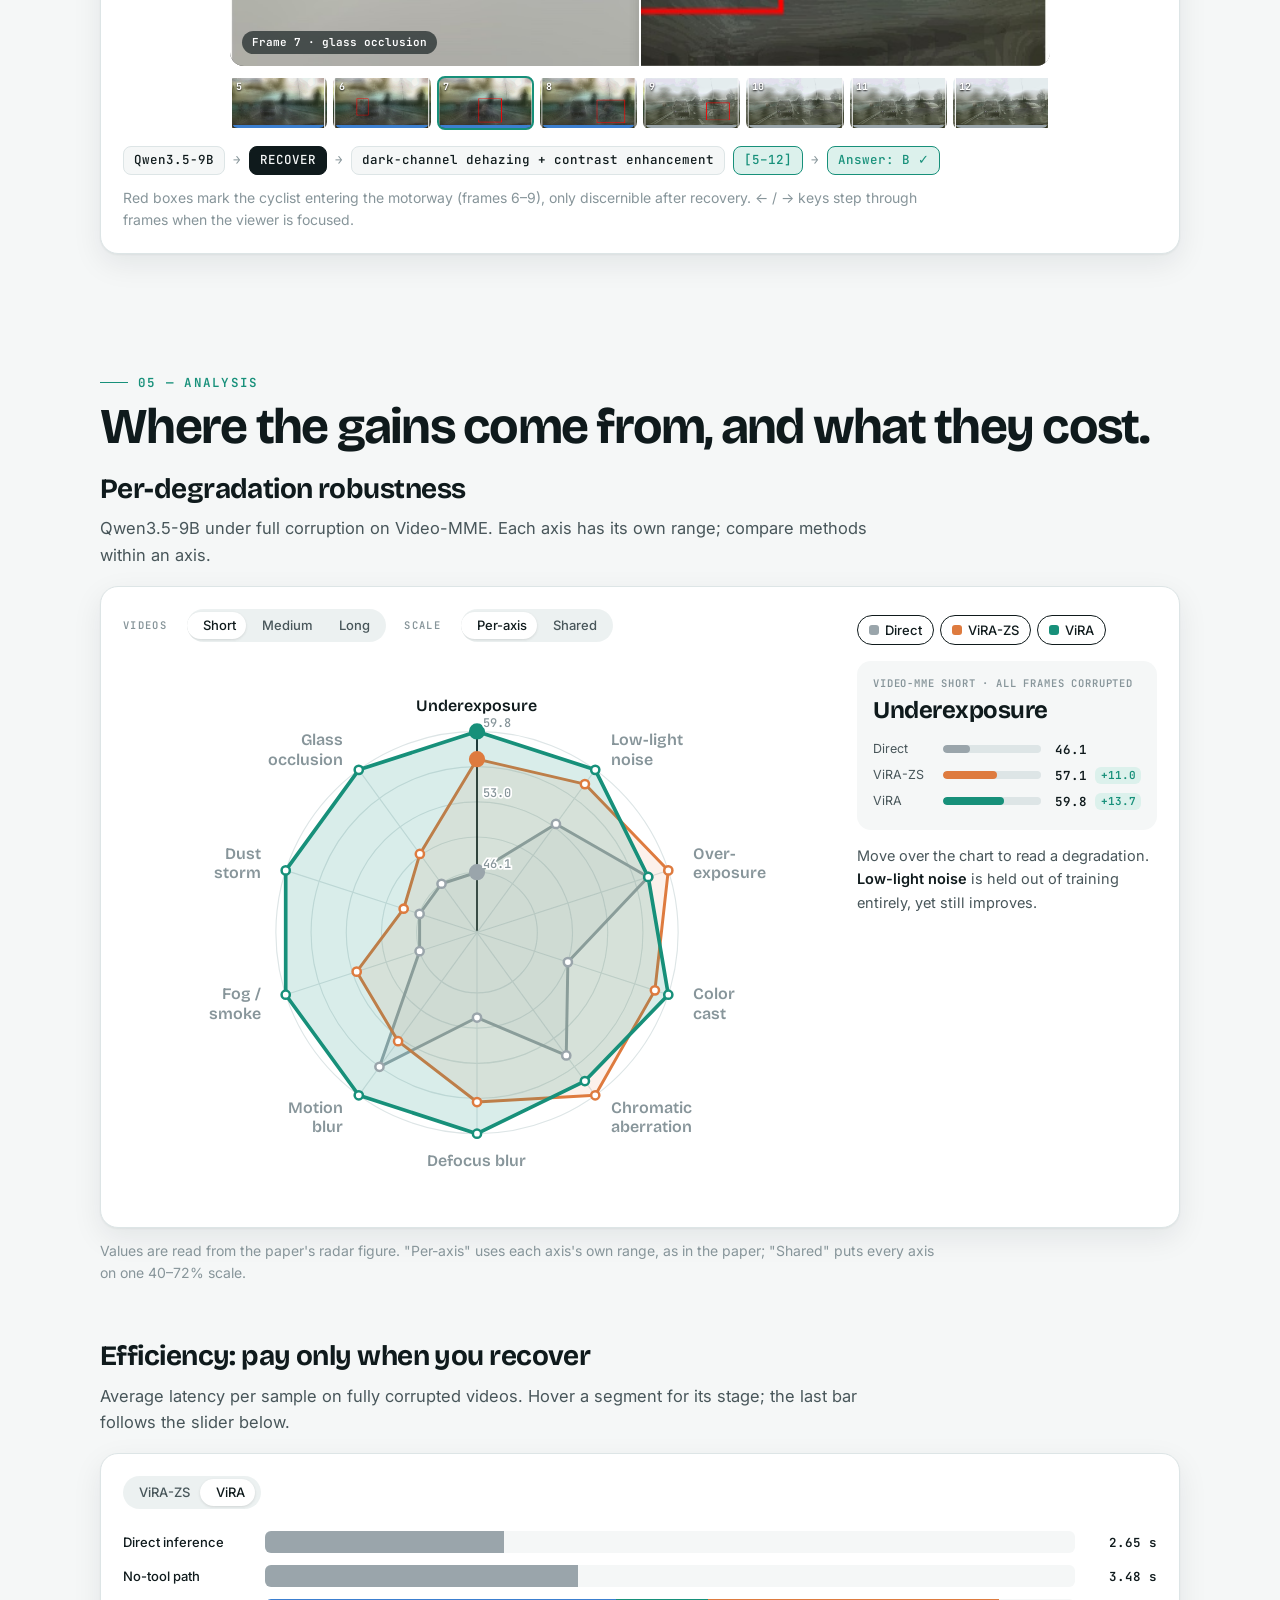
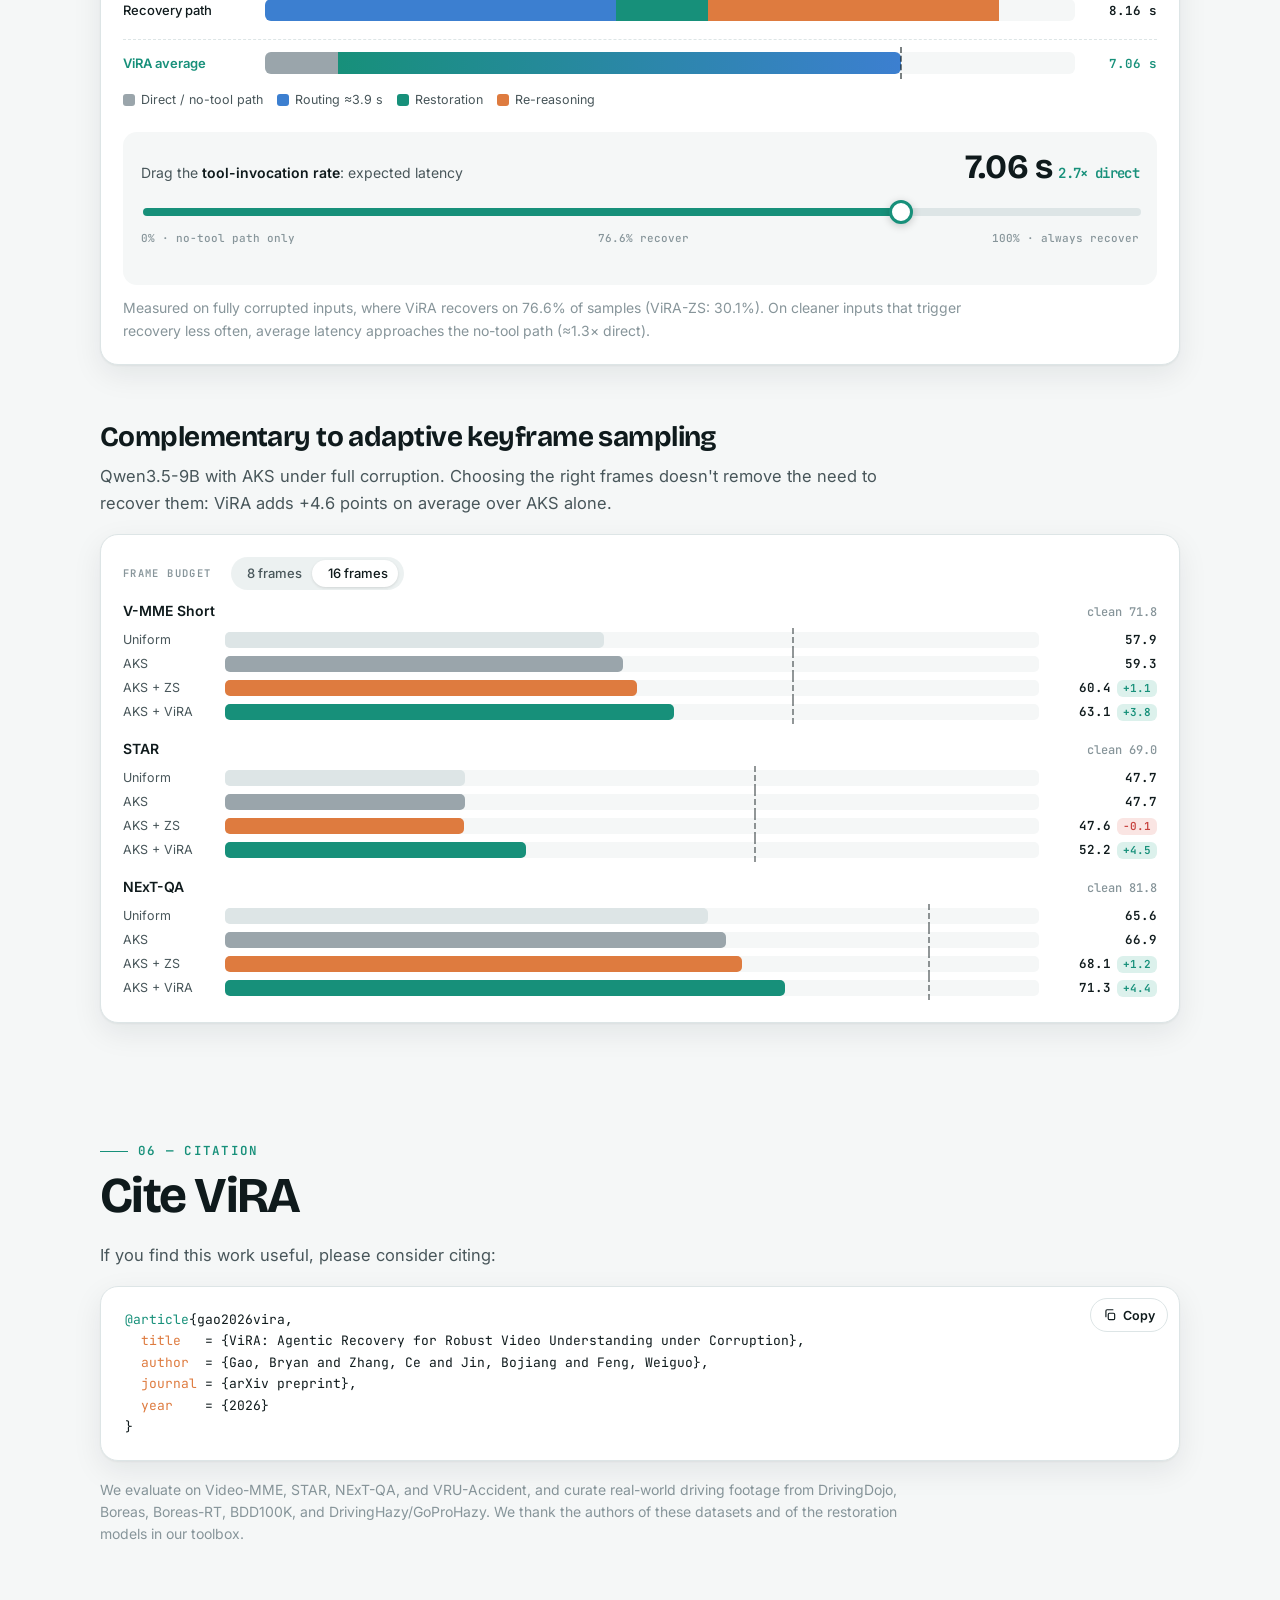
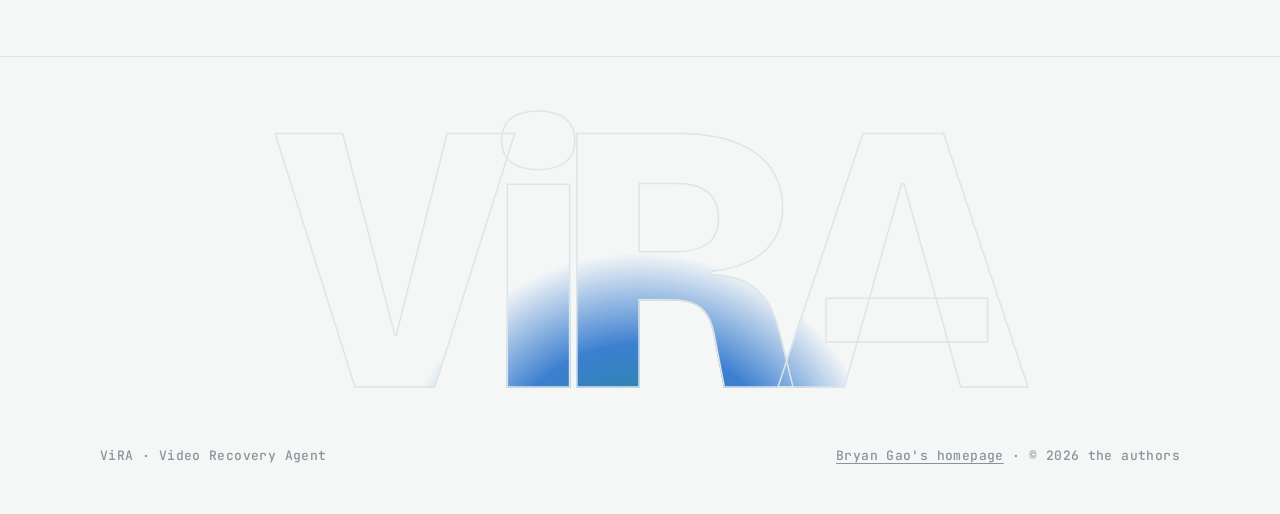
<file: vira/index.html>
<!doctype html>
<html lang="en">
<head>
<meta charset="utf-8">
<meta name="viewport" content="width=device-width, initial-scale=1">
<title>ViRA: Agentic Video Recovery</title>
<meta name="description" content="ViRA is a query-conditioned Video Recovery Agent that diagnoses, restores, and reasons over corrupted videos.">
<meta property="og:title" content="ViRA: Agentic Recovery for Robust Video Understanding under Corruption">
<meta property="og:description" content="Diagnose, restore, reason. +3.0 average accuracy under corruption, up to +9.5, with no loss on clean videos.">
<meta property="og:image" content="assets/img/teaser.jpg">
<link rel="icon" href="assets/img/mark.svg" type="image/svg+xml">
<link rel="preconnect" href="https://fonts.googleapis.com">
<link rel="preconnect" href="https://fonts.gstatic.com" crossorigin>
<link href="https://fonts.googleapis.com/css2?family=Bricolage+Grotesque:opsz,wght@12..96,500..800&family=Inter:wght@400;500;600;700&family=JetBrains+Mono:wght@400;500;600&display=swap" rel="stylesheet">
<link rel="stylesheet" href="assets/style.css?v=9">
<script>document.documentElement.classList.add('js');try{var t=localStorage.getItem('vira-theme');if(t)document.documentElement.dataset.theme=t;}catch(e){}</script>
</head>
<body id="top">
<div class="progress" id="progress"></div>

<nav class="island" id="island" aria-label="Main">
  <a class="brand" href="#top"><img class="mark" src="assets/img/mark.svg" alt="">ViRA</a>
  <div class="links" id="navlinks">
    <span class="pill" id="pill"></span>
    <a href="#overview">Overview</a>
    <a href="#method">Method</a>
    <a href="#results">Results</a>
    <a href="#case">Case study</a>
    <a href="#analysis">Analysis</a>
    <a href="#cite">Cite</a>
  </div>
  <div class="tools">
    <button class="ib" id="theme" aria-label="Toggle dark mode" title="Toggle theme">
      <svg viewBox="0 0 24 24" fill="none" stroke="currentColor" stroke-width="2" stroke-linecap="round"><path d="M21 12.8A9 9 0 1 1 11.2 3a7 7 0 0 0 9.8 9.8z"/></svg>
    </button>
    <button class="ib menu" id="menu" aria-label="Open menu" aria-expanded="false">
      <svg viewBox="0 0 24 24" fill="none" stroke="currentColor" stroke-width="2" stroke-linecap="round"><path d="M4 7h16M4 12h16M4 17h16"/></svg>
    </button>
  </div>
</nav>
<div class="sheet" id="sheet">
  <a href="#overview">Overview</a><a href="#method">Method</a><a href="#results">Results</a><a href="#case">Case study</a><a href="#analysis">Analysis</a><a href="#cite">Cite</a>
</div>

<aside class="toc" id="toc" aria-label="Contents">
  <div class="lab">Contents</div>
  <a href="#overview"><i>01</i>Overview</a>
  <a href="#method"><i>02</i>Method</a>
  <a href="#results"><i>03</i>Results</a>
  <a href="#case"><i>04</i>Case study</a>
  <a href="#analysis"><i>05</i>Analysis</a>
  <a href="#cite"><i>06</i>Citation</a>
</aside>

<header class="hero">
  <div class="aurora" aria-hidden="true"><i></i><i></i><i></i></div>
  <div class="w">
    <div>
      <div class="venue" data-r><i></i>Preprint 2026 · Robust video understanding</div>
      <h1 class="title"><img class="mark" src="assets/img/mark.svg" alt=""><span aria-label="ViRA"><b>V</b><b>i</b><b>R</b><b>A</b></span></h1>
      <p class="kicker" data-r>Agentic recovery for robust video understanding <em>under corruption.</em></p>
      <p class="tag" data-r>A Video Recovery Agent that decides <b>whether</b> to restore, <b>which</b> tool to call, and <b>where</b> in the video to apply it, before it reasons.</p>
      <div data-r>
        <div class="authors">
          Bryan Gao<sup>1</sup>&ensp; Ce Zhang<sup>2</sup>&ensp; Bojiang Jin<sup>3</sup>&ensp; Weiguo Feng<sup>3</sup>
        </div>
        <div class="affils">
          <span><sup>1</sup>University of Michigan</span>
          <span><sup>2</sup>Carnegie Mellon University</span>
          <span><sup>3</sup>TikTok Inc.</span>
        </div>
        <div class="cta">
          <a class="btn pri" href="#results">See the results <span aria-hidden="true">→</span></a>
          <a class="btn" href="#top" title="The paper link will be added once it is public">
            <svg viewBox="0 0 24 24" fill="none" stroke="currentColor" stroke-width="2" stroke-linecap="round"><path d="M14 3H7a2 2 0 0 0-2 2v14a2 2 0 0 0 2 2h10a2 2 0 0 0 2-2V8z"/><path d="M14 3v5h5M9 13h6M9 17h6"/></svg>
            Paper <small>soon</small></a>
          <a class="btn" href="#top" title="The arXiv link will be added once the paper is on arXiv">
            <svg viewBox="0 0 24 24" fill="none" stroke="#b31b1b" stroke-width="2.2" stroke-linecap="round"><path d="M5 4l14 16M19 4L5 20"/></svg>
            arXiv <small>soon</small></a>
          <a class="btn" href="#top" title="Code will be released">
            <svg viewBox="0 0 24 24" fill="currentColor"><path d="M12 2a10 10 0 0 0-3.2 19.5c.5.1.7-.2.7-.5v-1.7c-2.8.6-3.4-1.3-3.4-1.3-.5-1.2-1.1-1.5-1.1-1.5-.9-.6.1-.6.1-.6 1 .1 1.5 1 1.5 1 .9 1.5 2.3 1.1 2.9.8.1-.6.3-1.1.6-1.3-2.2-.3-4.6-1.1-4.6-5a3.9 3.9 0 0 1 1-2.7 3.6 3.6 0 0 1 .1-2.7s.8-.3 2.8 1a9.6 9.6 0 0 1 5 0c1.9-1.3 2.8-1 2.8-1 .4 1 .4 1.9.1 2.7a3.9 3.9 0 0 1 1 2.7c0 3.9-2.3 4.7-4.6 5 .4.3.7.9.7 1.9V21c0 .3.2.6.7.5A10 10 0 0 0 12 2z"/></svg>
            Code <small>soon</small></a>
          <a class="btn" href="#cite">
            <svg viewBox="0 0 24 24" fill="none" stroke="currentColor" stroke-width="2" stroke-linecap="round"><path d="M7 7h4v4H7zM7 11c0 3-1 5-3 6M15 7h4v4h-4zM15 11c0 3-1 5-3 6"/></svg>
            BibTeX</a>
        </div>
      </div>
    </div>

    <div data-r>
      <div class="lens-card" id="lensCard">
        <div class="lens" id="lens" aria-label="Interactive before and after: move the pointer over the foggy frame to recover it">
          <div class="lay deg"></div>
          <div class="lay rec"></div>
          <div class="scan"></div>
          <div class="ring"></div>
          <div class="fno" id="lensNo">frame 7</div>
          <div class="hint" id="lensHint">Move over the frame to recover it</div>
        </div>
        <div class="lens-foot">
          <div class="trace" id="trace" aria-hidden="true"><span data-s="0">Diagnose</span><i></i><span data-s="1">Restore</span><i></i><span data-s="2">Reason</span></div>
          <div class="dots" id="lensDots"></div>
        </div>
      </div>
    </div>
  </div>
  <a class="scroll-cue" href="#after" aria-label="Scroll down"></a>
</header>

<main id="after">
  <section class="w film-sec" id="film" aria-label="Overview video">
    <div class="film card" id="filmBox" data-r>
      <video id="filmV" muted loop playsinline preload="none" poster="assets/video/overview.jpg?v=1" data-src="assets/video/overview.mp4?v=1" aria-label="ViRA overview video: the title and authors, the background on degraded video, why restoring every frame is not the answer, the diagnose, restore, reason method, the toolbox and training, and the results."></video>
      <button class="film-big" id="filmBig" aria-label="Play overview video"><svg viewBox="0 0 24 24" fill="currentColor"><path d="M8 5.5v13l11-6.5z"/></svg><span>Watch the 1-minute overview</span></button>
      <div class="film-ui">
        <button class="fbtn" id="filmPlay" aria-label="Play or pause"><svg class="ip" viewBox="0 0 24 24" fill="currentColor"><path d="M8 5.5v13l11-6.5z"/></svg><svg class="ipa" viewBox="0 0 24 24" fill="currentColor"><path d="M7 5h4v14H7zM13 5h4v14h-4z"/></svg></button>
        <div class="fbar" id="filmBar" role="slider" tabindex="0" aria-label="Seek" aria-valuemin="0" aria-valuemax="63" aria-valuenow="0"><i id="filmFill"></i><span id="filmMarks"></span></div>
        <span class="ftime" id="filmTime">0:00 / 1:03</span>
        <button class="fbtn" id="filmFs" aria-label="Full screen"><svg viewBox="0 0 24 24" fill="none" stroke="currentColor" stroke-width="2.2" stroke-linecap="round"><path d="M4 9V4h5M20 9V4h-5M4 15v5h5M20 15v5h-5"/></svg></button>
      </div>
    </div>
    <div class="film-ch" id="filmCh" data-r></div>
  </section>
  <div class="marquee" aria-hidden="true"><div class="mq" id="mq"></div></div>
  <div class="w">
    <div class="stats" data-r>
      <div><b><span data-count="3.0" data-dec="1" data-pre="+">0</span><small>pts</small></b><span>average gain under corruption across backbones</span></div>
      <div><b><span data-count="9.5" data-dec="1" data-pre="+">0</span><small>pts</small></b><span>largest gain, NExT-QA under full corruption</span></div>
      <div><b><span data-count="15">0</span><small>/15</small></b><span>settings improved on Qwen3.5-9B</span></div>
      <div><b><span data-count="2.1" data-dec="1" data-pre="+">0</span><small>pts</small></b><span>on <i>clean</i> videos: no robustness tax</span></div>
    </div>

    <nav class="contents" data-r aria-label="Sections">
      <a href="#overview"><i>01</i>Overview</a>
      <a href="#method"><i>02</i>Diagnose, restore, reason</a>
      <a href="#results"><i>03</i>Results</a>
      <a href="#case"><i>04</i>Case study</a>
      <a href="#analysis"><i>05</i>Analysis</a>
    </nav>

    <!-- 01 -->
    <section class="sec" id="overview">
      <div class="sec-head" data-r><div class="no">01 — OVERVIEW</div><h2>Recover the evidence, then reason.</h2></div>
      <p class="lead" data-r>Video MLLMs are strong on clean footage but stumble when blur, haze, low light, or occlusion hides the frames that matter. ViRA treats recovery as an <b>action</b> taken by the model itself, guided by the question.</p>
      <figure class="card teaser" data-r data-zoom="assets/img/teaser.jpg">
        <img src="assets/img/teaser.jpg" alt="Overview of ViRA: direct inference fails on a degraded video, ViRA diagnoses missing evidence, selects dehazing for frames 1–4 and low-light enhancement for frames 6–7, and answers correctly on the recovered video." loading="lazy">
      </figure>
      <p class="cap" data-r><b>Overview of ViRA.</b> (a) Direct MLLM inference on a degraded video fails when task-relevant evidence is obscured. (b) ViRA diagnoses insufficient evidence, selects restoration tools, and grounds each call to the affected frames. (c) The recovered video restores the missing evidence while leaving already-sufficient frames untouched. Click to enlarge.</p>

      <div class="abstract" data-r>
        <div class="side">Abstract</div>
        <div>
          <p>Video understanding models perform well on clean, high-quality inputs, yet their robustness to real-world degradations remains underexplored. Blur, noise, low illumination, haze, and occlusion can obscure critical visual evidence, and such degradations are often heterogeneous and localized, so uniform restoration is both inefficient and potentially unnecessary.</p>
          <div class="more" id="absMore"><p style="margin-top:14px">We introduce <b>ViRA</b>, a <b>Vi</b>deo <b>R</b>ecovery <b>A</b>gent that integrates visual recovery directly into the reasoning process. Following a diagnose–restore–reason paradigm, ViRA jointly determines whether recovery is necessary, which restoration tools to invoke, and where in the video each tool should be applied. Conditioned on both the video and the query, it selectively recovers only the temporal regions whose degradation obscures task-relevant evidence, then reasons over the recovered observation. Across Video-MME, STAR, and NExT-QA, diverse degradation types, and multiple MLLM backbones, ViRA improves accuracy under corruption by 3.0 points on average and by up to 9.5 points over direct inference, while preserving, and even slightly improving, accuracy on uncorrupted videos.</p></div>
          <button class="linkbtn" id="absBtn" aria-expanded="false" aria-controls="absMore">Read full abstract <svg viewBox="0 0 24 24" fill="none" stroke="currentColor" stroke-width="2.4" stroke-linecap="round"><path d="M6 9l6 6 6-6"/></svg></button>
        </div>
      </div>
    </section>

    <!-- 02 -->
    <section class="sec" id="method">
      <div class="sec-head" data-r><div class="no">02 — METHOD</div><h2>Diagnose. Restore. Reason.</h2></div>
      <p class="lead" data-r>One decision stage. Given a degraded video and a query, the MLLM either answers directly, or emits a plan of temporally grounded tool calls <span class="mono" style="color:var(--ink)">u = (τ, [l, r])</span>. Tools run in sequence on their frame ranges; everything outside stays untouched.</p>

      <div class="steps" id="steps" data-r>
        <button class="card step on" data-i="0">
          <span class="ico"><svg viewBox="0 0 24 24" fill="none" stroke="currentColor" stroke-width="2" stroke-linecap="round"><circle cx="11" cy="11" r="7"/><path d="M20 20l-4-4"/></svg></span>
          <div class="k">STEP 1</div><h4>Diagnose</h4>
          <p>Is the visual evidence sufficient for <i>this</i> question? A visible degradation doesn't need fixing if the answer is still readable.</p><span class="bar"></span>
        </button>
        <button class="card step" data-i="1">
          <span class="ico"><svg viewBox="0 0 24 24" fill="none" stroke="currentColor" stroke-width="2" stroke-linecap="round"><path d="M14.7 6.3a4 4 0 0 0-5.4 5.4L3 18l3 3 6.3-6.3a4 4 0 0 0 5.4-5.4l-2.6 2.6-2.4-.6-.6-2.4z"/></svg></span>
          <div class="k">STEP 2</div><h4>Restore</h4>
          <p>Pick tools from a frozen library and ground each to a frame interval. Calls can repeat tools, overlap, and compose.</p><span class="bar"></span>
        </button>
        <button class="card step" data-i="2">
          <span class="ico"><svg viewBox="0 0 24 24" fill="none" stroke="currentColor" stroke-width="2" stroke-linecap="round"><path d="M12 3a6 6 0 0 0-3.5 10.9V17h7v-3.1A6 6 0 0 0 12 3zM9.5 21h5"/></svg></span>
          <div class="k">STEP 3</div><h4>Reason</h4>
          <p>Answer over the recovered video. When no recovery was needed, the first answer is returned with no second call.</p><span class="bar"></span>
        </button>
      </div>

      <h3 data-r>Try it: build a recovery plan</h3>
      <p class="sub" data-r>Each tile is one of the 16 sampled frames. Pick a corruption regime, then <b>drag</b> the tool-call bars (move them, or pull their edges) to choose where each tool runs. A frame clears only when the right tool covers it. Press <b>ViRA plan</b> to see the plan ViRA would emit for this layout.</p>
      <div class="card play" data-r>
        <div class="ctl">
          <span class="lab">Regime</span>
          <div class="seg" id="regSeg"><span class="knob"></span>
            <button data-v="all" aria-pressed="false">All · fog</button>
            <button data-v="half" aria-pressed="false">Half · glass</button>
            <button data-v="mixed" aria-pressed="true">Mixed · 4 types</button>
          </div>
        </div>
        <div class="track" id="track"></div>
        <div class="legend" id="legend"></div>
        <div class="lanes" id="lanes"></div>
        <div class="play-bar">
          <select id="toolPick" aria-label="Tool to add"></select>
          <button class="sbtn" id="addCall"><svg viewBox="0 0 24 24" fill="none" stroke="currentColor" stroke-width="2.4" stroke-linecap="round"><path d="M12 5v14M5 12h14"/></svg>Add call</button>
          <button class="sbtn pri" id="autoPlan"><svg viewBox="0 0 24 24" fill="none" stroke="currentColor" stroke-width="2.2" stroke-linecap="round"><path d="M12 3l1.8 5.2L19 10l-5.2 1.8L12 17l-1.8-5.2L5 10l5.2-1.8z"/></svg>ViRA plan</button>
          <button class="sbtn" id="clearCalls">Clear</button>
        </div>
        <div class="meter"><span>Frames recovered</span><div class="m"><i id="meterFill"></i></div><b id="meterTxt" class="mono">0 / 16</b></div>
        <div class="eqn" id="eqn"></div>
        <div class="log" id="log"></div>
      </div>
      <p class="cap" data-r>An illustration of the action space in §3; frames are drawn from the VRU-Accident case below with simulated corruptions. Tool assignments follow the paper's recovery toolbox.</p>

      <h3 data-r>The recovery toolbox</h3>
      <p class="sub" data-r>Ten degradation types in four families, each paired with one restorer. Every tool is a classical algorithm or a regression-trained network, never a generative model, so nothing can hallucinate evidence. <b>Hover or tap a card</b> to run its tool on the sample frame.</p>
      <div class="ctl" data-r>
        <span class="lab">Family</span>
        <div class="chips" id="famChips"></div>
        <button class="sbtn pri" id="tbAll" style="margin-left:auto"><svg viewBox="0 0 24 24" fill="none" stroke="currentColor" stroke-width="2.2" stroke-linecap="round"><path d="M12 3l1.8 5.2L19 10l-5.2 1.8L12 17l-1.8-5.2L5 10l5.2-1.8z"/></svg><span>Restore all</span></button>
      </div>
      <div class="tools-grid" id="toolsGrid" data-r></div>
      <p class="cap" data-r>Previews are simulated in the browser on one clean dashcam frame to show what each degradation looks like; they are not outputs of the actual tools. For real recovered frames, see the <a href="#case">case study</a>.</p>
      <svg width="0" height="0" style="position:absolute" aria-hidden="true"><defs>
        <filter id="f-ca" color-interpolation-filters="sRGB" x="-5%" width="110%"><feColorMatrix in="SourceGraphic" values="1 0 0 0 0  0 0 0 0 0  0 0 0 0 0  0 0 0 1 0" result="r"/><feOffset in="r" dx="-5" result="ro"/><feColorMatrix in="SourceGraphic" values="0 0 0 0 0  0 1 0 0 0  0 0 0 0 0  0 0 0 1 0" result="g"/><feColorMatrix in="SourceGraphic" values="0 0 0 0 0  0 0 0 0 0  0 0 1 0 0  0 0 0 1 0" result="b"/><feOffset in="b" dx="5" result="bo"/><feBlend in="ro" in2="g" mode="screen" result="rg"/><feBlend in="rg" in2="bo" mode="screen"/></filter>
        <filter id="f-mb" x="-10%" width="120%"><feGaussianBlur stdDeviation="7 0"/></filter>
        <filter id="f-noise"><feTurbulence type="fractalNoise" baseFrequency="0.9" numOctaves="2" seed="4"/><feColorMatrix values="0 0 0 0 1  0 0 0 0 1  0 0 0 0 1  1.6 0 0 0 -0.55"/></filter>
      </defs></svg>
    </section>

    <!-- 03 -->
    <section class="sec" id="results">
      <div class="sec-head" data-r><div class="no">03 — RESULTS</div><h2>Robust under corruption. Free on clean video.</h2></div>
      <p class="lead" data-r>Accuracy (%) on Video-MME (Short / Medium / Long), STAR, and NExT-QA across four backbones. <b>A</b> corrupts all 16 frames, <b>H</b> a contiguous half, and <b>M</b> applies four different corruptions to four 4-frame blocks.</p>

      <div class="card lb" data-r>
        <div class="ctl">
          <span class="lab">View</span>
          <div class="seg" id="viewSeg"><span class="knob"></span>
            <button data-v="dumb" aria-pressed="true">Before → after</button>
            <button data-v="bars" aria-pressed="false">Bars</button>
            <button data-v="gain" aria-pressed="false">Gain map</button>
            <button data-v="table" aria-pressed="false">Full table</button>
          </div>
          <span class="lab">Regime</span>
          <div class="seg" id="lbReg"><span class="knob"></span>
            <button data-v="0" aria-pressed="true">A · All</button>
            <button data-v="1" aria-pressed="false">H · Half</button>
            <button data-v="2" aria-pressed="false">M · Mixed</button>
          </div>
        </div>
        <div class="ctl" id="bbRow">
          <span class="lab">Backbone</span>
          <div class="seg" id="bbSeg"><span class="knob"></span></div>
        </div>
        <div id="lbBody"></div>
      </div>

      <div class="two" style="margin-top:16px">
        <div class="card rw" data-r>
          <h4>Transfer to real-world driving</h4>
          <p class="s">253 naturally degraded driving videos, 759 questions. No synthetic corruption is added.</p>
          <div id="rwBody"></div>
        </div>
        <div class="card" data-r>
          <h4>Clean videos: no trade-off</h4>
          <p class="s">Qwen3.5-9B on uncorrupted inputs. ViRA improves all five subsets, +2.1 on average.</p>
          <div id="cleanBody"></div>
        </div>
      </div>
    </section>

    <!-- 04 -->
    <section class="sec" id="case">
      <div class="sec-head" data-r><div class="no">04 — CASE STUDY</div><h2>A cyclist, hidden in fog.</h2></div>
      <p class="lead" data-r>A VRU-Accident clip under mixed corruption: overexposure (1–4), glass occlusion (5–8), fog/smoke (9–12), underexposure (13–16). ViRA localizes the evidence to frames 5–12 and recovers only those.</p>
      <div class="card case" data-r>
        <div class="q">
          <div class="qi"><svg viewBox="0 0 24 24" fill="none" stroke="currentColor" stroke-width="2" stroke-linecap="round"><circle cx="12" cy="12" r="9"/><path d="M9.5 9.5a2.5 2.5 0 1 1 3.5 2.3c-.6.3-1 .9-1 1.6V14M12 17.5v.01"/></svg></div>
          <div><div class="ql">Question · your turn first</div><div class="qt">How could this accident be prevented?</div></div>
        </div>
        <div class="opts" id="opts">
          <button class="opt" data-k="A"><b>A.</b> Pedestrians should be more cautious when crossing busy roads<span class="tagx"></span></button>
          <button class="opt" data-k="B"><b>B.</b> Cyclists should avoid riding on motorways<span class="tagx"></span></button>
          <button class="opt" data-k="C"><b>C.</b> Motorcyclists should wear reflective gear to increase visibility<span class="tagx"></span></button>
          <button class="opt" data-k="D"><b>D.</b> Drivers should reduce speed limits in urban areas for safety<span class="tagx"></span></button>
        </div>
        <div class="quizmsg" id="quizmsg">Look at the degraded frames and pick an answer. Then drag the slider to see what ViRA recovered.</div>
        <div class="cmp" id="cmp" role="slider" aria-label="Compare degraded and recovered frame" aria-valuemin="0" aria-valuemax="100" aria-valuenow="50" tabindex="0">
          <div class="lay a"></div><div class="lay b"></div>
          <span class="lb1">DEGRADED</span><span class="lb2">RECOVERED · ViRA</span>
          <span class="cor" id="cmpCor">Frame 5 · glass occlusion</span>
          <div class="hd"></div>
        </div>
        <div class="thumbs" id="thumbs"></div>
        <div class="flow">
          <span>Qwen3.5-9B</span><em>→</em><span class="k">RECOVER</span><em>→</em><span>dark-channel dehazing + contrast enhancement</span><span class="g">[5–12]</span><em>→</em><span class="g">Answer: B ✓</span>
        </div>
        <p class="cap">Red boxes mark the cyclist entering the motorway (frames 6–9), only discernible after recovery. ← / → keys step through frames when the viewer is focused.</p>
      </div>
    </section>

    <!-- 05 -->
    <section class="sec" id="analysis">
      <div class="sec-head" data-r><div class="no">05 — ANALYSIS</div><h2>Where the gains come from, and what they cost.</h2></div>

      <h3 data-r style="margin-top:8px">Per-degradation robustness</h3>
      <p class="sub" data-r>Qwen3.5-9B under full corruption on Video-MME. Each axis has its own range; compare methods within an axis.</p>
      <div class="card radar" data-r>
        <div>
          <div class="ctl">
            <span class="lab">Videos</span>
            <div class="seg" id="radSeg"><span class="knob"></span>
              <button data-v="short" aria-pressed="true">Short</button>
              <button data-v="medium" aria-pressed="false">Medium</button>
              <button data-v="long" aria-pressed="false">Long</button>
            </div>
            <span class="lab">Scale</span>
            <div class="seg" id="radScale"><span class="knob"></span>
              <button data-v="axis" aria-pressed="true">Per-axis</button>
              <button data-v="shared" aria-pressed="false">Shared</button>
            </div>
          </div>
          <div class="stage" id="radarStage"></div>
        </div>
        <div class="side">
          <div class="chips" id="radChips">
            <button data-s="direct" aria-pressed="true"><i style="background:var(--direct)"></i>Direct</button>
            <button data-s="zs" aria-pressed="true"><i style="background:var(--zs)"></i>ViRA-ZS</button>
            <button data-s="vira" aria-pressed="true"><i style="background:var(--acc)"></i>ViRA</button>
          </div>
          <div class="readout" id="radOut"></div>
          <p>Move over the chart to read a degradation. <b>Low-light noise</b> is held out of training entirely, yet still improves.</p>
        </div>
      </div>
      <p class="cap" data-r>Values are read from the paper's radar figure. "Per-axis" uses each axis's own range, as in the paper; "Shared" puts every axis on one 40–72% scale.</p>

      <h3 data-r>Efficiency: pay only when you recover</h3>
      <p class="sub" data-r>Average latency per sample on fully corrupted videos. Hover a segment for its stage; the last bar follows the slider below.</p>
      <div class="card eff" data-r>
        <div class="seg" id="effSeg" style="margin-bottom:14px"><span class="knob"></span>
          <button data-v="zs" aria-pressed="false">ViRA-ZS</button>
          <button data-v="vira" aria-pressed="true">ViRA</button>
        </div>
        <div class="lat" id="lat"></div>
        <div class="keyrow"><span><i style="background:var(--direct)"></i>Direct / no-tool path</span><span><i style="background:var(--sky)"></i>Routing ≈3.9 s</span><span><i style="background:var(--acc)"></i>Restoration</span><span><i style="background:var(--zs)"></i>Re-reasoning</span></div>
        <div class="slider">
          <div class="top">
            <span>Drag the <b>tool-invocation rate</b>: expected latency</span>
            <span class="big" id="effBig">7.06 s<small>2.7×</small></span>
          </div>
          <input type="range" id="effRange" min="0" max="100" step="0.1" value="76.6" aria-label="Tool invocation rate">
          <div class="ticks"><span>0% · no-tool path only</span><span id="effRate">76.6%</span><span>100% · always recover</span></div>
          <div class="marks" id="effMarks"></div>
        </div>
        <p class="cap">Measured on fully corrupted inputs, where ViRA recovers on 76.6% of samples (ViRA-ZS: 30.1%). On cleaner inputs that trigger recovery less often, average latency approaches the no-tool path (≈1.3× direct).</p>
      </div>

      <h3 data-r>Complementary to adaptive keyframe sampling</h3>
      <p class="sub" data-r>Qwen3.5-9B with AKS under full corruption. Choosing the right frames doesn't remove the need to recover them: ViRA adds +4.6 points on average over AKS alone.</p>
      <div class="card lb" data-r>
        <div class="ctl"><span class="lab">Frame budget</span>
          <div class="seg" id="aksSeg"><span class="knob"></span>
            <button data-v="0" aria-pressed="false">8 frames</button>
            <button data-v="1" aria-pressed="true">16 frames</button>
          </div>
        </div>
        <div class="bars" id="aksBody"></div>
      </div>
    </section>

    <!-- 06 -->
    <section class="sec" id="cite">
      <div class="sec-head" data-r><div class="no">06 — CITATION</div><h2>Cite ViRA</h2></div>
      <p class="sub" data-r>If you find this work useful, please consider citing:</p>
      <div class="bib" data-r>
        <pre id="bib"><span class="k">@article</span>{gao2026vira,
  <span class="f">title</span>   = {ViRA: Agentic Recovery for Robust Video Understanding under Corruption},
  <span class="f">author</span>  = {Gao, Bryan and Zhang, Ce and Jin, Bojiang and Feng, Weiguo},
  <span class="f">journal</span> = {arXiv preprint},
  <span class="f">year</span>    = {2026}
}</pre>
        <button class="copy" id="copyBib"><svg viewBox="0 0 24 24" fill="none" stroke="currentColor" stroke-width="2" stroke-linecap="round"><rect x="9" y="9" width="11" height="11" rx="2"/><path d="M5 15V5a2 2 0 0 1 2-2h10"/></svg><span>Copy</span></button>
      </div>
      <p class="ack" data-r>We evaluate on Video-MME, STAR, NExT-QA, and VRU-Accident, and curate real-world driving footage from DrivingDojo, Boreas, Boreas-RT, BDD100K, and DrivingHazy/GoProHazy. We thank the authors of these datasets and of the restoration models in our toolbox.</p>
    </section>
  </div>
</main>

<footer><div class="wordmark" id="wordmark" aria-hidden="true">ViRA</div><div class="w"><span>ViRA · Video Recovery Agent</span><span><a href="../" style="color:inherit">Bryan Gao's homepage</a> · © 2026 the authors</span></div></footer>

<button class="totop" id="totop" aria-label="Back to top"><svg viewBox="0 0 24 24" fill="none" stroke="currentColor" stroke-width="2.4" stroke-linecap="round"><path d="M12 19V5M5 12l7-7 7 7"/></svg></button>
<div class="lb-ov" id="lbox" role="dialog" aria-modal="true" aria-label="Enlarged figure"><button class="cl" aria-label="Close">✕</button><img alt=""></div>
<div class="toast" id="toast"></div>
<div class="tip" id="tip"></div>
<script src="assets/main.js?v=9"></script>
</body>
</html>
</file>
<file: assets/home.css>
/* ViRA project page.  teal = ViRA / recovered evidence, orange = ViRA-ZS, slate = direct inference, rose = degraded / wrong. */
:root {
  --bg: #f5f7f7; --surface: #ffffff; --ink: #0f1a1c; --text: #48565a; --faint: #87959a; --line: #dde5e6;
  --acc: #17907a; --acc-soft: #dcf1ec; --zs: #de7b3f; --zs-soft: #fbebdf; --direct: #9aa5ab; --direct-soft: #edf0f2;
  --bad: #c7433f; --bad-soft: #fae5e3; --sky: #3c7fd0; --sky-soft: #e3eefb; --on: #ffffff;
  --display: "Inter", "Segoe UI", system-ui, sans-serif; --head: "Bricolage Grotesque", "Inter", system-ui, sans-serif; --mono: "JetBrains Mono", ui-monospace, Consolas, monospace;
  --shadow: 0 1px 2px rgba(15, 30, 35, .05), 0 10px 30px rgba(15, 30, 35, .08);
  --r: 18px;
}
@media (prefers-color-scheme: dark) { :root:not([data-theme="light"]) {
  --bg: #0a1113; --surface: #121c1f; --ink: #eef6f5; --text: #b3c2c3; --faint: #74868a; --line: #24343a;
  --acc: #4fd1b4; --acc-soft: #0f302a; --zs: #f2a06c; --zs-soft: #3a2515; --direct: #7d8b91; --direct-soft: #1c272b;
  --bad: #f08a83; --bad-soft: #3a1c1b; --sky: #7eb0f2; --sky-soft: #13253b; --on: #0a1113; color-scheme: dark;
  --shadow: 0 1px 2px rgba(0,0,0,.4), 0 14px 34px rgba(0,0,0,.34); } }
:root[data-theme="dark"] {
  --bg: #0a1113; --surface: #121c1f; --ink: #eef6f5; --text: #b3c2c3; --faint: #74868a; --line: #24343a;
  --acc: #4fd1b4; --acc-soft: #0f302a; --zs: #f2a06c; --zs-soft: #3a2515; --direct: #7d8b91; --direct-soft: #1c272b;
  --bad: #f08a83; --bad-soft: #3a1c1b; --sky: #7eb0f2; --sky-soft: #13253b; --on: #0a1113; color-scheme: dark;
  --shadow: 0 1px 2px rgba(0,0,0,.4), 0 14px 34px rgba(0,0,0,.34); }

* { box-sizing: border-box; }
html { scroll-behavior: smooth; scroll-padding-top: 88px; }
body { position: relative; margin: 0; background: var(--bg); color: var(--text); font: 400 16.5px/1.6 var(--display); -webkit-font-smoothing: antialiased; overflow-x: hidden; }
body::before { content: ""; position: absolute; z-index: -1; inset: 0 0 auto 0; height: 1400px; pointer-events: none;
  background: radial-gradient(circle, color-mix(in srgb, var(--ink) 18%, transparent) 1.1px, transparent 1.7px) 0 0 / 22px 22px;
  -webkit-mask-image: linear-gradient(180deg, #000 40%, transparent); mask-image: linear-gradient(180deg, #000 40%, transparent); }
a { color: var(--acc); text-underline-offset: 3px; text-decoration-thickness: 1px; }
img { max-width: 100%; height: auto; display: block; }
button { font: inherit; color: inherit; cursor: pointer; }
:focus-visible { outline: 2px solid var(--acc); outline-offset: 2px; border-radius: 6px; }
.w { max-width: 1120px; margin: 0 auto; padding-inline: 20px; }
p { margin: 0; } figure { margin: 0; }
b, strong { color: var(--ink); font-weight: 600; }
.mono { font-family: var(--mono); }
html.js [data-r] { opacity: 0; transform: translateY(18px); transition: opacity .7s ease, transform .7s cubic-bezier(.2,.7,.2,1); }
html.js [data-r].in { opacity: 1; transform: none; }
@media (prefers-reduced-motion: reduce) { html.js [data-r] { opacity: 1; transform: none; transition: none; } html { scroll-behavior: auto; } }

/* progress bar */
.progress { position: fixed; top: 0; left: 0; height: 3px; width: 100%; transform-origin: 0 50%; transform: scaleX(0); background: linear-gradient(90deg, var(--acc), var(--sky)); z-index: 60; }

/* nav island */
.island { position: fixed; top: 12px; left: 50%; z-index: 40; transform: translateX(-50%); width: min(1180px, calc(100% - 24px)); height: 54px; display: flex; align-items: center; gap: 12px; padding: 0 9px 0 16px; border-radius: 999px;
  background: color-mix(in srgb, var(--surface) 80%, transparent); -webkit-backdrop-filter: blur(16px) saturate(1.5); backdrop-filter: blur(16px) saturate(1.5); box-shadow: var(--shadow); border: 1px solid color-mix(in srgb, var(--line) 70%, transparent); font: 500 14.5px/1 var(--display); transition: transform .35s ease; }
.island.hide { transform: translate(-50%, -84px); }
.brand { display: inline-flex; align-items: center; gap: 10px; margin-right: auto; font: 800 19px/1 var(--head); letter-spacing: -0.01em; color: var(--ink); text-decoration: none; white-space: nowrap; }
.brand .mark { width: 28px; height: 28px; }
.island .links { position: relative; display: flex; align-items: center; }
.island .links a { position: relative; z-index: 1; padding: 10px 14px; border-radius: 999px; color: var(--text); text-decoration: none; white-space: nowrap; transition: color .25s; }
.island .links a:hover { color: var(--ink); } .island .links a.cur { color: var(--bg); }
.island .pill { position: absolute; left: 0; top: 50%; height: 36px; margin-top: -18px; width: 0; border-radius: 999px; background: var(--ink); opacity: 0; transition: transform .45s cubic-bezier(.3,.8,.2,1), width .45s cubic-bezier(.3,.8,.2,1), opacity .25s; }
.island .tools { display: flex; align-items: center; gap: 6px; margin-left: 6px; padding-left: 12px; border-left: 1px solid var(--line); }
.ib { width: 36px; height: 36px; border-radius: 50%; border: 0; padding: 0; display: grid; place-items: center; background: color-mix(in srgb, var(--line) 55%, transparent); color: var(--ink); transition: background .2s, transform .2s; }
.ib:hover { background: var(--line); } .ib:active { transform: scale(.92); } .ib svg { width: 17px; height: 17px; }
.island .menu { display: none; }
.sheet { position: fixed; top: 74px; left: 12px; right: 12px; z-index: 39; padding: 10px; border-radius: 22px; background: var(--surface); border: 1px solid var(--line); box-shadow: var(--shadow); display: grid; gap: 2px; transform: translateY(-10px); opacity: 0; pointer-events: none; transition: .25s; }
.sheet.open { transform: none; opacity: 1; pointer-events: auto; }
.sheet a { padding: 12px 14px; border-radius: 12px; color: var(--ink); text-decoration: none; font-weight: 500; }
.sheet a:hover { background: var(--bg); }
@media (max-width: 900px) { .island .links { display: none; } .island .menu { display: grid; } }

/* toc rail */
.toc { position: fixed; left: 22px; top: 150px; width: 170px; z-index: 5; display: none; font: 500 13px/1.3 var(--display); opacity: 0; transition: opacity .4s; }
.toc.show { opacity: 1; }
.toc .lab { font: 600 10.5px/1 var(--mono); letter-spacing: .14em; text-transform: uppercase; color: var(--faint); margin-bottom: 10px; padding-left: 12px; }
.toc a { display: flex; gap: 9px; padding: 6px 0 6px 12px; border-left: 2px solid var(--line); color: var(--faint); text-decoration: none; transition: color .2s, border-color .2s; }
.toc a i { font: 500 11px/1.5 var(--mono); font-style: normal; } .toc a:hover { color: var(--ink); } .toc a.cur { color: var(--ink); border-left-color: var(--acc); }
@media (min-width: 1480px) { .toc { display: block; } }

/* hero */
.hero { position: relative; min-height: 100vh; min-height: 100svh; display: flex; align-items: center; padding: 110px 0 60px; overflow: clip; }
.hero .w { display: grid; grid-template-columns: minmax(0, 1.15fr) minmax(0, 1fr); gap: 48px; align-items: center; width: 100%; }
.venue { display: inline-flex; align-items: center; gap: 8px; padding: 6px 12px 6px 8px; border-radius: 999px; border: 1px solid var(--line); background: var(--surface); font: 600 12px/1 var(--mono); letter-spacing: .06em; color: var(--text); margin-bottom: 22px; }
.venue i { width: 8px; height: 8px; border-radius: 50%; background: var(--acc); box-shadow: 0 0 0 0 var(--acc); animation: ping 2.2s infinite; }
@keyframes ping { 0% { box-shadow: 0 0 0 0 color-mix(in srgb, var(--acc) 60%, transparent); } 80%,100% { box-shadow: 0 0 0 10px transparent; } }
.title { display: flex; align-items: center; gap: 16px; margin: 0 0 16px; }
.title .mark { width: clamp(46px, 6.4vw, 88px); height: auto; flex: none; }
.title span { font: 800 clamp(64px, 10vw, 132px)/0.86 var(--head); letter-spacing: -0.05em; color: var(--ink); display: inline-flex; }
.title span b { display: inline-block; font-weight: 800; color: inherit; animation: defog 1.6s cubic-bezier(.2,.7,.2,1) both; }
.title span b:nth-child(2) { animation-delay: .12s } .title span b:nth-child(3) { animation-delay: .24s } .title span b:nth-child(4) { animation-delay: .36s }
@keyframes defog { 0% { filter: blur(14px); opacity: 0; transform: translateY(12px) scale(1.06); } 60% { opacity: 1; } 100% { filter: blur(0); opacity: 1; transform: none; } }
.kicker { font: 600 clamp(21px, 2.4vw, 30px)/1.2 var(--head); letter-spacing: -0.02em; color: var(--ink); margin: 0 0 14px; max-width: 18em; }
.kicker em { font-style: normal; background: linear-gradient(90deg, var(--acc), var(--sky)); -webkit-background-clip: text; background-clip: text; color: transparent; }
.tag { font-size: 17px; max-width: 34em; margin-bottom: 22px; }
.typed { font-family: var(--mono); font-size: 14px; color: var(--acc); min-height: 22px; margin-bottom: 22px; }
.typed::after { content: "▍"; animation: blink 1s steps(1) infinite; margin-left: 1px; }
@keyframes blink { 50% { opacity: 0; } }
.authors { font: 500 16px/1.7 var(--display); color: var(--ink); margin-bottom: 4px; }
.authors a { color: var(--ink); text-decoration: none; border-bottom: 1px dashed var(--line); } .authors a:hover { border-bottom-color: var(--acc); }
.authors sup { color: var(--acc); font: 600 11px var(--mono); margin-left: 1px; }
.affils { display: flex; flex-wrap: wrap; gap: 6px 16px; font-size: 14px; color: var(--text); margin-bottom: 4px; }
.affils span sup { color: var(--acc); font: 600 11px var(--mono); margin-right: 3px; }
.eq { font-size: 13px; color: var(--faint); margin-bottom: 24px; }
.cta { display: flex; flex-wrap: wrap; gap: 8px; }
.btn { position: relative; display: inline-flex; align-items: center; gap: 8px; height: 42px; padding: 0 17px; border-radius: 999px; font: 600 14px/1 var(--display); text-decoration: none; border: 1px solid var(--line); background: var(--surface); color: var(--ink); transition: border-color .2s, transform .2s, box-shadow .2s; overflow: hidden; }
.btn:hover { border-color: var(--acc); transform: translateY(-2px); box-shadow: var(--shadow); }
.btn:active { transform: translateY(0) scale(.97); }
.btn svg { width: 16px; height: 16px; flex: none; }
.btn small { font: 500 11px/1 var(--mono); color: var(--faint); }
.btn.pri { background: var(--ink); border-color: var(--ink); color: var(--bg); }
.btn .rip { position: absolute; border-radius: 50%; transform: scale(0); background: color-mix(in srgb, var(--acc) 35%, transparent); animation: rip .6s ease-out forwards; pointer-events: none; }
@keyframes rip { to { transform: scale(4); opacity: 0; } }

/* hero lens */
.lens-card { position: relative; border-radius: 26px; background: var(--surface); border: 1px solid var(--line); box-shadow: var(--shadow); padding: 12px; transform: perspective(1000px) rotateX(var(--rx, 0deg)) rotateY(var(--ry, 0deg)); transition: transform .3s ease; }
.lens { position: relative; aspect-ratio: 645 / 360; border-radius: 16px; overflow: hidden; cursor: crosshair; touch-action: none; background: #222; }
.lens .lay { position: absolute; inset: 0; background-size: 800% 100%; background-repeat: no-repeat; transition: background-position .6s ease; }
.lens .deg { background-image: url(img/qual_degraded.jpg); }
.lens .rec { background-image: url(img/qual_recovered.jpg); -webkit-mask-image: radial-gradient(circle var(--rad, 0px) at var(--mx, 50%) var(--my, 50%), #000 60%, transparent 100%); mask-image: radial-gradient(circle var(--rad, 0px) at var(--mx, 50%) var(--my, 50%), #000 60%, transparent 100%); }
.lens .ring { position: absolute; width: calc(var(--rad, 0px) * 2); height: calc(var(--rad, 0px) * 2); left: var(--mx, 50%); top: var(--my, 50%); transform: translate(-50%, -50%); border-radius: 50%; border: 2px solid rgba(255,255,255,.85); box-shadow: 0 0 0 1px rgba(0,0,0,.15), 0 0 30px rgba(79, 209, 180, .5); pointer-events: none; transition: width .25s, height .25s; }
.lens .hint { position: absolute; left: 12px; bottom: 12px; padding: 6px 10px; border-radius: 999px; background: rgba(8, 18, 20, .62); color: #fff; font: 600 11px/1 var(--mono); letter-spacing: .05em; backdrop-filter: blur(6px); pointer-events: none; }
.lens .fno { position: absolute; right: 12px; top: 12px; padding: 6px 10px; border-radius: 999px; background: rgba(8, 18, 20, .62); color: #fff; font: 600 11px/1 var(--mono); pointer-events: none; }
.lens-foot { display: flex; align-items: center; gap: 10px; padding: 12px 4px 2px; font-size: 13px; }
.lens-foot .dots { display: flex; gap: 5px; margin-left: auto; }
.lens-foot .dots button { width: 22px; height: 22px; border-radius: 7px; border: 1px solid var(--line); background: var(--bg); font: 600 10px/1 var(--mono); color: var(--faint); padding: 0; transition: .2s; }
.lens-foot .dots button.on { background: var(--acc); border-color: var(--acc); color: var(--on); }
.scroll-cue { position: absolute; left: 50%; bottom: 18px; transform: translateX(-50%); width: 24px; height: 38px; border: 2px solid var(--line); border-radius: 14px; }
.scroll-cue::after { content: ""; position: absolute; left: 50%; top: 7px; width: 4px; height: 8px; margin-left: -2px; border-radius: 2px; background: var(--acc); animation: cue 1.8s infinite; }
@keyframes cue { 0% { transform: translateY(0); opacity: 1; } 70% { transform: translateY(12px); opacity: 0; } 100% { opacity: 0; } }
@media (max-width: 900px) { .hero .w { grid-template-columns: 1fr; gap: 34px; } .scroll-cue { display: none; } }

/* stats */
.stats { display: grid; grid-template-columns: repeat(4, minmax(0, 1fr)); border-top: 1px solid var(--line); border-bottom: 1px solid var(--line); }
.stats div { padding: 24px 20px 22px; border-left: 1px solid var(--line); }
.stats div:first-child { border-left: 0; padding-left: 2px; }
.stats b { display: block; font: 700 clamp(34px, 4vw, 48px)/1 var(--head); color: var(--ink); letter-spacing: -0.03em; font-variant-numeric: tabular-nums; }
.stats b small { font-size: .5em; color: var(--acc); margin-left: 2px; }
.stats span { display: block; font-size: 14px; line-height: 1.4; margin-top: 9px; }
@media (max-width: 760px) { .stats { grid-template-columns: 1fr 1fr; } .stats div:nth-child(3) { border-left: 0; padding-left: 2px; } .stats div:nth-child(n+3) { border-top: 1px solid var(--line); } }

/* contents */
.contents { margin-top: 56px; display: grid; grid-template-columns: repeat(5, minmax(0,1fr)); gap: 10px; }
.contents a { display: block; padding: 16px; border-radius: 16px; border: 1px solid var(--line); background: var(--surface); text-decoration: none; color: var(--ink); font: 600 15px/1.25 var(--head); transition: transform .25s, border-color .25s, box-shadow .25s; }
.contents a i { display: block; font: 600 11.5px/1 var(--mono); font-style: normal; color: var(--acc); margin-bottom: 18px; }
.contents a:hover { transform: translateY(-4px); border-color: var(--acc); box-shadow: var(--shadow); }
@media (max-width: 760px) { .contents { grid-template-columns: 1fr 1fr; } }

/* sections */
section.sec { padding-top: 110px; }
.sec-head { margin-bottom: 20px; }
.no { font: 600 12.5px/1 var(--mono); letter-spacing: .1em; color: var(--acc); margin-bottom: 12px; }
h2 { font: 700 clamp(32px, 4.2vw, 50px)/1.04 var(--head); color: var(--ink); letter-spacing: -0.035em; margin: 0; }
h3 { font: 700 clamp(22px, 2.3vw, 28px)/1.15 var(--head); color: var(--ink); letter-spacing: -0.02em; margin: 56px 0 10px; }
.lead { font-size: 18px; max-width: 46em; margin-bottom: 24px; }
.sub { max-width: 48em; margin-bottom: 18px; }
.card { background: var(--surface); border: 1px solid var(--line); border-radius: var(--r); box-shadow: var(--shadow); }
.cap { font-size: 14px; color: var(--faint); margin-top: 12px; max-width: 60em; }
.cap b { color: var(--text); }

/* controls */
.ctl { display: flex; flex-wrap: wrap; align-items: center; gap: 10px 18px; margin-bottom: 14px; }
.ctl .lab { font: 600 10.5px/1 var(--mono); letter-spacing: .13em; text-transform: uppercase; color: var(--faint); margin-right: 2px; }
.seg { position: relative; display: inline-flex; padding: 3px; border-radius: 999px; background: color-mix(in srgb, var(--line) 55%, transparent); }
.seg button { position: relative; z-index: 1; border: 0; background: none; padding: 7px 13px; border-radius: 999px; font: 500 13px/1 var(--display); color: var(--text); transition: color .25s; white-space: nowrap; }
.seg button[aria-pressed="true"] { color: var(--ink); }
.seg .knob { position: absolute; top: 3px; bottom: 3px; left: 0; border-radius: 999px; background: var(--surface); box-shadow: 0 1px 3px rgba(0,0,0,.12); transition: transform .35s cubic-bezier(.3,.8,.2,1), width .35s cubic-bezier(.3,.8,.2,1); }
.chips { display: flex; flex-wrap: wrap; gap: 6px; }
.chips button { display: inline-flex; align-items: center; gap: 6px; height: 30px; padding: 0 11px; border-radius: 15px; border: 1px solid var(--line); background: var(--surface); font: 500 13px/1 var(--display); color: var(--text); transition: border-color .2s, opacity .2s, background .2s; }
.chips button i { width: 10px; height: 10px; border-radius: 3px; }
.chips button[aria-pressed="false"] { opacity: .5; }
.chips button[aria-pressed="true"] { border-color: var(--ink); color: var(--ink); }

/* teaser */
.teaser { padding: 14px; cursor: zoom-in; overflow: hidden; }
.teaser img { border-radius: 10px; transition: transform .6s cubic-bezier(.2,.7,.2,1); }
.teaser:hover img { transform: scale(1.012); }
.abstract { margin-top: 28px; display: grid; grid-template-columns: 220px 1fr; gap: 32px; }
.abstract .side { font: 600 10.5px/1 var(--mono); letter-spacing: .13em; text-transform: uppercase; color: var(--faint); padding-top: 6px; }
.abstract p { font-size: 17px; line-height: 1.7; }
.abstract .more { max-height: 0; overflow: hidden; transition: max-height .6s ease; }
.abstract .more.open { max-height: 800px; }
.linkbtn { border: 0; background: none; padding: 0; margin-top: 10px; color: var(--acc); font: 600 14px var(--display); display: inline-flex; align-items: center; gap: 6px; }
.linkbtn svg { width: 14px; transition: transform .3s; } .linkbtn[aria-expanded="true"] svg { transform: rotate(180deg); }
@media (max-width: 760px) { .abstract { grid-template-columns: 1fr; gap: 8px; } }

/* three-step pipeline */
.steps { display: grid; grid-template-columns: repeat(3, minmax(0, 1fr)); gap: 14px; }
.step { position: relative; padding: 22px; cursor: pointer; transition: transform .3s, border-color .3s, background .3s; overflow: hidden; text-align: left; font: inherit; color: inherit; }
.step:hover { transform: translateY(-3px); }
.step .k { font: 600 11px/1 var(--mono); letter-spacing: .12em; color: var(--faint); }
.step h4 { font: 700 24px/1.1 var(--head); color: var(--ink); margin: 12px 0 8px; letter-spacing: -0.02em; }
.step p { font-size: 14.5px; }
.step .bar { position: absolute; left: 0; bottom: 0; height: 3px; width: 0; background: var(--acc); }
.step.on { border-color: var(--acc); background: color-mix(in srgb, var(--acc-soft) 55%, var(--surface)); }
.step.on .k { color: var(--acc); }
.step.on .bar { animation: fill 4s linear forwards; }
.step.on.paused .bar { animation-play-state: paused; }
@keyframes fill { to { width: 100%; } }
.step .ico { position: absolute; right: 18px; top: 18px; width: 34px; height: 34px; border-radius: 10px; display: grid; place-items: center; background: var(--bg); color: var(--faint); transition: .3s; }
.step.on .ico { background: var(--acc); color: var(--on); }
.step .ico svg { width: 18px; height: 18px; }
@media (max-width: 760px) { .steps { grid-template-columns: 1fr; } }

/* timeline playground */
.play { margin-top: 18px; padding: 22px; }
.track { display: grid; grid-template-columns: repeat(16, minmax(0, 1fr)); gap: 4px; position: relative; }
.fr { position: relative; aspect-ratio: 1 / 1.05; border-radius: 7px; overflow: hidden; background: #333 center / cover no-repeat; }
.fr .im { position: absolute; inset: 0; background-size: 800% 100%; background-image: url(img/qual_recovered.jpg); transition: filter .7s ease, transform .7s; }
.fr .tint { position: absolute; inset: 0; transition: opacity .7s; pointer-events: none; }
.fr .n { position: absolute; left: 4px; top: 4px; font: 700 9.5px/1 var(--mono); color: #fff; text-shadow: 0 1px 2px rgba(0,0,0,.6); }
.fr .ok { position: absolute; right: 3px; bottom: 3px; width: 14px; height: 14px; border-radius: 50%; background: var(--acc); color: #fff; display: grid; place-items: center; transform: scale(0); transition: transform .35s cubic-bezier(.3,1.6,.5,1); }
.fr .ok svg { width: 9px; height: 9px; }
.fr.rec .ok { transform: scale(1); }
.fr.rec { box-shadow: inset 0 0 0 2px var(--acc); }
.fr.c-fog .im { filter: blur(2.2px) contrast(.45) brightness(1.35) saturate(.3); } .fr.c-fog .tint { background: rgba(235,238,240,.45); }
.fr.c-glass .im { filter: blur(3.5px) contrast(.7); } .fr.c-glass .tint { background: repeating-linear-gradient(100deg, rgba(255,255,255,.18) 0 3px, transparent 3px 9px); }
.fr.c-under .im { filter: brightness(.22) saturate(.6); }
.fr.c-over .im { filter: brightness(2.1) contrast(.6) saturate(.5); }
.fr.c-dust .im { filter: sepia(1) saturate(1.6) brightness(.9) contrast(.6) blur(1px); }
.fr.c-motion .im { filter: blur(2.5px); transform: scaleX(1.08); }
.fr.rec .im { filter: none; transform: none; } .fr.rec .tint { opacity: 0; }
.legend { display: flex; flex-wrap: wrap; gap: 6px 14px; margin: 10px 0 2px; font-size: 12.5px; }
.legend span { display: inline-flex; align-items: center; gap: 6px; }
.legend i { width: 10px; height: 10px; border-radius: 3px; }
.lanes { position: relative; margin-top: 12px; display: grid; gap: 6px; }
.lane { position: relative; height: 34px; border-radius: 9px; background: repeating-linear-gradient(90deg, color-mix(in srgb, var(--line) 50%, transparent) 0 1px, transparent 1px calc(100% / 16)); background-color: var(--bg); }
.call { position: absolute; top: 3px; bottom: 3px; border-radius: 7px; display: flex; align-items: center; justify-content: center; color: #fff; font: 600 11.5px/1 var(--mono); cursor: grab; user-select: none; touch-action: none; transition: left .25s, width .25s, box-shadow .2s; white-space: nowrap; overflow: hidden; padding: 0 12px; }
.call.drag { cursor: grabbing; transition: none; box-shadow: 0 6px 18px rgba(0,0,0,.25); }
.call .h { position: absolute; top: 0; bottom: 0; width: 10px; cursor: ew-resize; }
.call .h::after { content: ""; position: absolute; top: 8px; bottom: 8px; left: 4px; width: 2px; border-radius: 1px; background: rgba(255,255,255,.75); }
.call .h.l { left: 0; } .call .h.r { right: 0; }
.call .x { position: absolute; right: 12px; border: 0; background: rgba(255,255,255,.25); color: #fff; width: 16px; height: 16px; border-radius: 50%; padding: 0; font-size: 11px; line-height: 16px; display: none; }
.call:hover .x { display: block; }
.play-bar { display: flex; flex-wrap: wrap; gap: 10px; align-items: center; margin-top: 16px; }
.play-bar select { height: 36px; border-radius: 999px; border: 1px solid var(--line); background: var(--surface); color: var(--ink); padding: 0 12px; font: 500 13px var(--display); }
.sbtn { height: 36px; padding: 0 14px; border-radius: 999px; border: 1px solid var(--line); background: var(--surface); font: 600 13px/1 var(--display); color: var(--ink); display: inline-flex; align-items: center; gap: 6px; transition: .2s; }
.sbtn:hover { border-color: var(--acc); } .sbtn.pri { background: var(--acc); border-color: var(--acc); color: var(--on); }
.sbtn svg { width: 14px; height: 14px; }
.eqn { margin-top: 16px; padding: 14px 16px; border-radius: 12px; background: var(--bg); font: 500 13px/1.7 var(--mono); color: var(--ink); overflow-x: auto; white-space: nowrap; }
.eqn .t { color: var(--acc); } .eqn .c { color: var(--faint); }
.meter { display: flex; align-items: center; gap: 12px; margin-top: 14px; font-size: 13.5px; }
.meter .m { flex: 1; height: 8px; border-radius: 4px; background: var(--bg); overflow: hidden; }
.meter .m i { display: block; height: 100%; width: 0; background: linear-gradient(90deg, var(--acc), var(--sky)); transition: width .6s cubic-bezier(.3,.8,.2,1); }
.log { margin-top: 12px; min-height: 26px; font: 500 13px/1.5 var(--mono); color: var(--text); }
.log .warn { color: var(--zs); } .log .good { color: var(--acc); }

/* toolbox */
.tools-grid { display: grid; grid-template-columns: repeat(5, minmax(0, 1fr)); gap: 10px; }
.tool { position: relative; height: 128px; perspective: 900px; border: 0; padding: 0; background: none; text-align: left; transition: opacity .35s, transform .35s; }
.tool.dim { opacity: .25; transform: scale(.97); }
.tool .in { position: absolute; inset: 0; transition: transform .6s cubic-bezier(.3,.8,.2,1); transform-style: preserve-3d; }
.tool:hover .in, .tool.flip .in { transform: rotateY(180deg); }
.tool .f, .tool .b { position: absolute; inset: 0; backface-visibility: hidden; -webkit-backface-visibility: hidden; border-radius: 16px; border: 1px solid var(--line); background: var(--surface); padding: 14px; display: flex; flex-direction: column; }
.tool .b { transform: rotateY(180deg); background: var(--acc-soft); border-color: color-mix(in srgb, var(--acc) 40%, var(--line)); }
.tool .cat { font: 600 10px/1 var(--mono); letter-spacing: .1em; text-transform: uppercase; color: var(--faint); }
.tool .nm { font: 700 17px/1.15 var(--head); color: var(--ink); margin-top: auto; }
.tool .sw { width: 26px; height: 26px; border-radius: 8px; margin-top: 10px; }
.tool .b .lab { font: 600 10px/1 var(--mono); letter-spacing: .1em; text-transform: uppercase; color: var(--acc); }
.tool .b .tn { font: 700 16px/1.2 var(--head); color: var(--ink); margin-top: auto; }
.tool .b .td { font-size: 12px; line-height: 1.35; margin-top: 4px; }
.tool .badge { position: absolute; right: 10px; top: 10px; font: 600 9.5px/1 var(--mono); padding: 4px 6px; border-radius: 6px; background: var(--zs-soft); color: var(--zs); letter-spacing: .05em; }
@media (max-width: 900px) { .tools-grid { grid-template-columns: repeat(2, minmax(0, 1fr)); } }

/* leaderboard */
.lb { padding: 22px; }
.bars { display: grid; gap: 18px; }
.bgroup .bname { display: flex; justify-content: space-between; font: 600 14px/1 var(--display); color: var(--ink); margin-bottom: 8px; }
.bgroup .bname span { font: 500 12px var(--mono); color: var(--faint); }
.brow { position: relative; display: grid; grid-template-columns: 92px 1fr 108px; align-items: center; gap: 10px; height: 24px; font-size: 12.5px; }
.brow .who { color: var(--text); white-space: nowrap; }
.brow .tr { position: relative; height: 16px; border-radius: 5px; background: var(--bg); }
.brow .fill { position: absolute; left: 0; top: 0; bottom: 0; width: 0; border-radius: 5px; transition: width .8s cubic-bezier(.3,.8,.2,1); }
.brow .v { font: 600 12.5px var(--mono); color: var(--ink); text-align: right; white-space: nowrap; font-variant-numeric: tabular-nums; }
.brow .clean { position: absolute; top: -4px; bottom: -4px; width: 0; border-left: 2px dashed var(--ink); opacity: .45; transition: left .8s cubic-bezier(.3,.8,.2,1); }
.brow:hover .tr { outline: 2px solid color-mix(in srgb, var(--acc) 35%, transparent); outline-offset: 1px; }
.delta { display: inline-block; font: 600 11px/1 var(--mono); padding: 3px 6px; border-radius: 6px; margin-left: 6px; }
.delta.up { background: var(--acc-soft); color: var(--acc); } .delta.dn { background: var(--bad-soft); color: var(--bad); } .delta.eq { background: var(--direct-soft); color: var(--faint); }
.keyrow { display: flex; flex-wrap: wrap; gap: 14px; font-size: 12.5px; margin-top: 16px; }
.keyrow span { display: inline-flex; align-items: center; gap: 6px; } .keyrow i { width: 12px; height: 12px; border-radius: 3px; } .keyrow i.dash { border-left: 2px dashed var(--ink); width: 2px; border-radius: 0; opacity: .5; height: 14px; }
.tbl-wrap { overflow-x: auto; }
table.t { width: 100%; border-collapse: collapse; font-size: 14px; font-variant-numeric: tabular-nums; }
table.t th, table.t td { padding: 10px 12px; text-align: right; border-bottom: 1px solid var(--line); white-space: nowrap; }
table.t th:first-child, table.t td:first-child, table.t th:nth-child(2), table.t td:nth-child(2) { text-align: left; }
table.t th { font: 600 11px/1.2 var(--mono); letter-spacing: .06em; text-transform: uppercase; color: var(--faint); cursor: pointer; user-select: none; }
table.t th:hover { color: var(--ink); } table.t th.s::after { content: " ↓"; color: var(--acc); } table.t th.s.asc::after { content: " ↑"; }
table.t tr { transition: background .2s; } table.t tbody tr:hover { background: color-mix(in srgb, var(--acc-soft) 50%, transparent); }
table.t td.best { font-weight: 700; color: var(--ink); } table.t td.best::before { content: ""; display: inline-block; width: 6px; height: 6px; border-radius: 50%; background: var(--acc); margin-right: 6px; vertical-align: middle; }
table.t .meth { display: inline-flex; align-items: center; gap: 6px; } table.t .meth i { width: 9px; height: 9px; border-radius: 3px; }
table.t tr.cl td { color: var(--faint); }
.heat { display: grid; grid-template-columns: 110px repeat(3, minmax(0, 1fr)); gap: 6px; font-size: 13px; }
.heat .hh { font: 600 11px var(--mono); color: var(--faint); text-align: center; letter-spacing: .06em; align-self: end; padding-bottom: 4px; }
.heat .rl { color: var(--ink); font-weight: 500; align-self: center; }
.heat .cell { height: 52px; border-radius: 10px; display: grid; place-items: center; font: 700 15px var(--mono); color: var(--ink); transition: transform .2s, background .5s; cursor: default; }
.heat .cell:hover { transform: scale(1.05); }
.view { animation: fadein .45s ease; } @keyframes fadein { from { opacity: 0; transform: translateY(6px); } to { opacity: 1; transform: none; } }

/* two-col blocks */
.two { display: grid; grid-template-columns: repeat(2, minmax(0, 1fr)); gap: 16px; }
.two > .card { padding: 22px; }
.two h4 { font: 700 19px/1.2 var(--head); color: var(--ink); margin: 0 0 4px; letter-spacing: -0.01em; }
.two .s { font-size: 13.5px; margin-bottom: 16px; }
@media (max-width: 860px) { .two { grid-template-columns: 1fr; } }

/* case study */
.case { padding: 22px; }
.q { display: grid; grid-template-columns: auto 1fr; gap: 14px; align-items: start; margin-bottom: 16px; }
.q .qi { width: 40px; height: 40px; border-radius: 12px; background: var(--sky-soft); color: var(--sky); display: grid; place-items: center; }
.q .qi svg { width: 20px; } .q .ql { font: 600 11px/1 var(--mono); letter-spacing: .1em; color: var(--sky); text-transform: uppercase; margin-bottom: 6px; }
.q .qt { font: 600 19px/1.3 var(--head); color: var(--ink); }
.opts { display: grid; grid-template-columns: 1fr 1fr; gap: 8px; margin-bottom: 18px; }
.opt { display: flex; align-items: center; gap: 10px; text-align: left; padding: 12px 14px; border-radius: 12px; border: 1px solid var(--line); background: var(--surface); font-size: 14px; color: var(--ink); transition: .25s; }
.opt b { font-family: var(--mono); }
.opt:hover { border-color: var(--ink); }
.opt .tagx { margin-left: auto; font: 600 10.5px/1 var(--mono); padding: 4px 7px; border-radius: 6px; opacity: 0; transform: scale(.8); transition: .3s; white-space: nowrap; }
.opts.done .opt { cursor: default; }
.opts.done .opt.right { border-color: var(--acc); background: var(--acc-soft); }
.opts.done .opt.wrong { border-color: var(--bad); background: var(--bad-soft); }
.opts.done .opt .tagx { opacity: 1; transform: none; }
.opt.right .tagx { background: var(--acc); color: var(--on); } .opt.wrong .tagx { background: var(--bad); color: #fff; }
.opts.done .opt.pick { box-shadow: 0 0 0 3px color-mix(in srgb, var(--ink) 25%, transparent); }
@media (max-width: 760px) { .opts { grid-template-columns: 1fr; } }
.quizmsg { font-size: 14px; margin: -8px 0 16px; min-height: 22px; }
.cmp { position: relative; aspect-ratio: 645 / 360; border-radius: 14px; overflow: hidden; user-select: none; touch-action: pan-y; cursor: ew-resize; background: #222; }
.cmp .lay { position: absolute; inset: 0; background-size: 800% 100%; background-repeat: no-repeat; }
.cmp .a { background-image: url(img/qual_degraded.jpg); }
.cmp .b { background-image: url(img/qual_recovered.jpg); clip-path: inset(0 0 0 var(--cut, 50%)); }
.cmp .hd { position: absolute; top: 0; bottom: 0; left: var(--cut, 50%); width: 2px; margin-left: -1px; background: #fff; box-shadow: 0 0 10px rgba(0,0,0,.35); }
.cmp .hd::after { content: "⟷"; position: absolute; top: 50%; left: 50%; width: 40px; height: 40px; transform: translate(-50%, -50%); border-radius: 50%; background: #fff; color: #111; display: grid; place-items: center; font: 700 16px var(--display); box-shadow: 0 4px 16px rgba(0,0,0,.3); }
.cmp .lb1, .cmp .lb2 { position: absolute; top: 12px; padding: 6px 10px; border-radius: 999px; font: 600 11px/1 var(--mono); color: #fff; letter-spacing: .04em; }
.cmp .lb1 { left: 12px; background: rgba(199, 67, 63, .85); } .cmp .lb2 { right: 12px; background: rgba(23, 144, 122, .9); }
.cmp .cor { position: absolute; left: 12px; bottom: 12px; padding: 6px 10px; border-radius: 999px; background: rgba(8,18,20,.62); color: #fff; font: 600 11px/1 var(--mono); }
.thumbs { display: grid; grid-template-columns: repeat(8, minmax(0, 1fr)); gap: 6px; margin-top: 10px; }
.thumbs button { position: relative; aspect-ratio: 645/360; border-radius: 8px; border: 2px solid transparent; padding: 0; background: url(img/qual_recovered.jpg) 0 0 / 800% 100% no-repeat; transition: border-color .2s, transform .2s; overflow: hidden; }
.thumbs button span { position: absolute; left: 4px; top: 4px; font: 700 10px/1 var(--mono); color: #fff; text-shadow: 0 1px 2px #000; }
.thumbs button:hover { transform: translateY(-2px); } .thumbs button.on { border-color: var(--acc); }
.thumbs button.g::after { content: ""; position: absolute; left: 0; right: 0; bottom: 0; height: 3px; }
.thumbs .glass::after { background: var(--sky); } .thumbs .fog::after { background: var(--direct); }
.flow { display: flex; flex-wrap: wrap; align-items: center; gap: 8px; margin-top: 16px; font: 500 12.5px/1 var(--mono); }
.flow span { padding: 7px 10px; border-radius: 8px; border: 1px solid var(--line); background: var(--bg); color: var(--ink); }
.flow span.k { background: var(--ink); color: var(--bg); border-color: var(--ink); } .flow span.g { border-color: var(--acc); color: var(--acc); background: var(--acc-soft); }
.flow em { font-style: normal; color: var(--faint); }

/* radar tabs */
.radar { padding: 22px; display: grid; grid-template-columns: minmax(0, 1fr) 280px; gap: 26px; align-items: center; }
.radar .stage { position: relative; aspect-ratio: 1; max-width: 560px; width: 100%; margin: 0 auto; cursor: zoom-in; }
.radar .stage img { position: absolute; inset: 0; width: 100%; height: 100%; object-fit: contain; opacity: 0; transform: scale(.96) rotate(-4deg); transition: opacity .55s, transform .7s cubic-bezier(.3,.8,.2,1); border-radius: 12px; }
:root[data-theme="dark"] .radar .stage img, :root[data-theme="dark"] .zimg { background: #fff; }
@media (prefers-color-scheme: dark) { :root:not([data-theme="light"]) .radar .stage img, :root:not([data-theme="light"]) .zimg { background: #fff; } }
.radar .stage img.on { opacity: 1; transform: none; }
.radar .side p { font-size: 14.5px; margin-top: 14px; }
@media (max-width: 860px) { .radar { grid-template-columns: 1fr; } }

/* efficiency */
.eff { padding: 22px; }
.lat { display: grid; gap: 12px; margin: 8px 0 6px; }
.lrow { display: grid; grid-template-columns: 130px 1fr 70px; gap: 12px; align-items: center; font-size: 13px; }
.lrow .who { color: var(--ink); font-weight: 500; }
.lrow .tr { display: flex; height: 22px; border-radius: 6px; overflow: hidden; background: var(--bg); }
.lrow .tr i { display: block; height: 100%; width: 0; transition: width .8s cubic-bezier(.3,.8,.2,1); position: relative; }
.lrow .tr i:hover { filter: brightness(1.1); }
.lrow .v { font: 600 12.5px var(--mono); text-align: right; color: var(--ink); }
.slider { margin-top: 22px; padding: 18px; border-radius: 14px; background: var(--bg); }
.slider .top { display: flex; justify-content: space-between; align-items: baseline; gap: 10px; flex-wrap: wrap; margin-bottom: 12px; font-size: 14px; }
.slider .big { font: 700 34px/1 var(--head); color: var(--ink); letter-spacing: -0.02em; }
.slider .big small { font: 600 14px var(--mono); color: var(--acc); margin-left: 6px; }
input[type=range] { -webkit-appearance: none; appearance: none; width: 100%; height: 8px; border-radius: 4px; background: linear-gradient(90deg, var(--acc) var(--p, 50%), var(--line) var(--p, 50%)); outline: none; }
input[type=range]::-webkit-slider-thumb { -webkit-appearance: none; width: 24px; height: 24px; border-radius: 50%; background: var(--surface); border: 3px solid var(--acc); box-shadow: 0 2px 8px rgba(0,0,0,.2); cursor: grab; transition: transform .15s; }
input[type=range]::-webkit-slider-thumb:active { transform: scale(1.15); cursor: grabbing; }
input[type=range]::-moz-range-thumb { width: 20px; height: 20px; border-radius: 50%; background: var(--surface); border: 3px solid var(--acc); cursor: grab; }
.ticks { display: flex; justify-content: space-between; font: 500 11px var(--mono); color: var(--faint); margin-top: 8px; }
.marks { position: relative; height: 18px; margin-top: 4px; }
.marks button { position: absolute; transform: translateX(-50%); border: 1px solid var(--line); background: var(--surface); border-radius: 6px; font: 600 10.5px/1 var(--mono); padding: 3px 6px; color: var(--text); }
.marks button:hover { border-color: var(--acc); color: var(--acc); }

/* real-world */
.rw .rrow { display: grid; grid-template-columns: 120px 1fr; gap: 12px; align-items: center; margin-bottom: 14px; }
.rw .rrow .who { font-size: 13.5px; color: var(--ink); font-weight: 500; }
.rw .mini { display: grid; gap: 4px; }
.rw .mini .brow { grid-template-columns: 110px 1fr 90px; height: 20px; }

/* bibtex */
.bib { position: relative; }
pre { margin: 0; padding: 22px 24px; border: 1px solid var(--line); border-radius: var(--r); background: var(--surface); box-shadow: var(--shadow); overflow-x: auto; font: 400 13px/1.65 var(--mono); color: var(--ink); }
pre .k { color: var(--acc); } pre .f { color: var(--zs); }
.copy { position: absolute; top: 12px; right: 12px; display: inline-flex; align-items: center; gap: 6px; height: 34px; padding: 0 12px; border-radius: 999px; border: 1px solid var(--line); background: var(--surface); font: 600 12.5px var(--display); color: var(--ink); transition: .2s; }
.copy:hover { border-color: var(--acc); } .copy svg { width: 14px; height: 14px; } .copy.ok { background: var(--acc); color: var(--on); border-color: var(--acc); }

/* lightbox, toast, top */
.lb-ov { position: fixed; inset: 0; z-index: 80; background: rgba(5, 10, 12, .82); backdrop-filter: blur(6px); display: grid; place-items: center; padding: 24px; opacity: 0; pointer-events: none; transition: opacity .3s; cursor: zoom-out; }
.lb-ov.open { opacity: 1; pointer-events: auto; }
.lb-ov img { max-width: min(1400px, 100%); max-height: 88vh; border-radius: 12px; background: #fff; transform: scale(.96); transition: transform .35s cubic-bezier(.3,.8,.2,1); box-shadow: 0 30px 80px rgba(0,0,0,.5); }
.lb-ov.open img { transform: none; }
.lb-ov .cl { position: absolute; top: 18px; right: 18px; width: 42px; height: 42px; border-radius: 50%; border: 0; background: rgba(255,255,255,.15); color: #fff; font-size: 20px; }
.toast { position: fixed; left: 50%; bottom: 26px; z-index: 90; transform: translate(-50%, 30px); opacity: 0; padding: 12px 18px; border-radius: 999px; background: var(--ink); color: var(--bg); font: 600 14px var(--display); box-shadow: var(--shadow); transition: .35s cubic-bezier(.3,.8,.2,1); pointer-events: none; }
.toast.on { transform: translate(-50%, 0); opacity: 1; }
.totop { position: fixed; right: 20px; bottom: 20px; z-index: 30; width: 46px; height: 46px; border-radius: 50%; border: 1px solid var(--line); background: var(--surface); box-shadow: var(--shadow); color: var(--ink); display: grid; place-items: center; opacity: 0; transform: translateY(14px); pointer-events: none; transition: .3s; }
.totop.on { opacity: 1; transform: none; pointer-events: auto; }
.totop svg { width: 18px; }
.tip { position: fixed; z-index: 70; pointer-events: none; padding: 8px 11px; border-radius: 10px; background: var(--ink); color: var(--bg); font: 500 12.5px/1.4 var(--display); box-shadow: var(--shadow); opacity: 0; transform: translate(-50%, calc(-100% - 10px)); transition: opacity .15s; max-width: 260px; }
.tip.on { opacity: 1; }
.tip b { color: var(--bg); }

footer { margin-top: 110px; border-top: 1px solid var(--line); padding: 26px 0 48px; font: 500 13px/1.5 var(--mono); letter-spacing: .03em; color: var(--faint); }
footer .w { display: flex; justify-content: space-between; gap: 20px; flex-wrap: wrap; }
.ack { font-size: 14px; color: var(--faint); margin-top: 18px; max-width: 60em; }
.cmp, .thumbs { max-width: 820px; margin-left: auto; margin-right: auto; }
.thumbs { margin-top: 10px; }
.seg { max-width: 100%; overflow-x: auto; scrollbar-width: none; }
.seg::-webkit-scrollbar { display: none; }
@media (max-width: 520px) { .seg button { padding: 7px 10px; font-size: 12.5px; } .lens-foot .dots button { width: 19px; } .brow { grid-template-columns: 76px 1fr 100px !important; font-size: 12px; } .lrow { grid-template-columns: 90px 1fr 56px; } }

/* ================= refinement pass ================= */
/* theme switch: circular reveal */
::view-transition-old(root), ::view-transition-new(root) { animation: none; mix-blend-mode: normal; }

/* stats: number and unit on one line */
.stats b span { display: inline; margin: 0; font: inherit; color: inherit; }
.stats b { background: linear-gradient(100deg, var(--ink) 55%, var(--acc)); -webkit-background-clip: text; background-clip: text; color: transparent; }
.stats b small { -webkit-text-fill-color: var(--acc); }
.stats div { transition: background .3s; } .stats div:hover { background: color-mix(in srgb, var(--acc-soft) 45%, transparent); }

/* hero: aurora + scan sweep + trace */
.aurora { position: absolute; inset: 0; z-index: 0; pointer-events: none; overflow: hidden; }
.aurora i { position: absolute; width: 46vw; height: 46vw; max-width: 720px; max-height: 720px; border-radius: 50%; filter: blur(90px); opacity: .34; animation: drift 22s ease-in-out infinite alternate; }
.aurora i:nth-child(1) { background: var(--acc); right: -8%; top: -14%; }
.aurora i:nth-child(2) { background: var(--sky); right: 18%; bottom: -30%; animation-duration: 28s; animation-delay: -6s; opacity: .22; }
.aurora i:nth-child(3) { background: var(--zs); left: -18%; top: 30%; width: 30vw; height: 30vw; animation-duration: 34s; opacity: .12; }
@keyframes drift { from { transform: translate3d(0,0,0) scale(1); } to { transform: translate3d(-8%, 10%, 0) scale(1.18); } }
@media (prefers-reduced-motion: reduce) { .aurora i, .mq { animation: none !important; } }
.hero .w { position: relative; z-index: 1; grid-template-columns: minmax(0, 1fr) minmax(0, 1.08fr); }
.lens-card { border-radius: 28px; padding: 14px; background: color-mix(in srgb, var(--surface) 82%, transparent); -webkit-backdrop-filter: blur(14px); backdrop-filter: blur(14px); box-shadow: var(--shadow), 0 40px 80px -30px color-mix(in srgb, var(--acc) 45%, transparent); }
.lens { border-radius: 18px; }
.lens .rec { -webkit-mask-image: radial-gradient(circle var(--rad, 0px) at var(--mx, 50%) var(--my, 50%), #000 60%, transparent 100%), linear-gradient(90deg, #000 var(--sw, 0%), transparent var(--sw, 0%)); mask-image: radial-gradient(circle var(--rad, 0px) at var(--mx, 50%) var(--my, 50%), #000 60%, transparent 100%), linear-gradient(90deg, #000 var(--sw, 0%), transparent var(--sw, 0%)); }
.lens .scan { position: absolute; top: 0; bottom: 0; left: var(--sw, 0%); width: 2px; margin-left: -1px; background: #fff; box-shadow: 0 0 0 1px rgba(79,209,180,.5), 0 0 24px 6px rgba(79,209,180,.75), -40px 0 60px 10px rgba(79,209,180,.18); opacity: 0; transition: opacity .25s; pointer-events: none; }
.lens.sweeping .scan { opacity: 1; }
.lens-foot { padding: 14px 4px 2px; }
.trace { display: flex; align-items: center; gap: 6px; font: 600 11.5px/1 var(--mono); letter-spacing: .04em; }
.trace span { padding: 7px 10px; border-radius: 999px; border: 1px solid var(--line); color: var(--faint); transition: .35s; white-space: nowrap; }
.trace span.done { color: var(--acc); border-color: color-mix(in srgb, var(--acc) 40%, var(--line)); }
.trace span.on { background: var(--acc); border-color: var(--acc); color: var(--on); box-shadow: 0 0 0 4px color-mix(in srgb, var(--acc) 20%, transparent); }
.trace i { width: 14px; height: 1px; background: var(--line); }
@media (max-width: 520px) { .trace i { width: 6px; } .trace span { padding: 6px 7px; font-size: 10.5px; } .lens-foot { flex-wrap: wrap; } .lens-foot .dots { margin-left: 0; } }
.kicker { font-size: clamp(23px, 2.6vw, 34px); }
.btn.pri { background: linear-gradient(120deg, var(--ink), color-mix(in srgb, var(--ink) 70%, var(--acc))); }
.btn.pri span { display: inline-block; transition: transform .25s; } .btn.pri:hover span { transform: translateX(4px); }

/* marquee of degradations */
.marquee { overflow: hidden; border-block: 1px solid var(--line); margin-bottom: 56px; background: color-mix(in srgb, var(--surface) 60%, transparent); -webkit-mask-image: linear-gradient(90deg, transparent, #000 12%, #000 88%, transparent); mask-image: linear-gradient(90deg, transparent, #000 12%, #000 88%, transparent); }
.mq { display: flex; width: max-content; animation: mq 46s linear infinite; }
.marquee:hover .mq { animation-play-state: paused; }
.mq span { position: relative; display: inline-flex; align-items: center; gap: 10px; padding: 16px 26px; font: 700 20px/1 var(--head); letter-spacing: -0.01em; white-space: nowrap; color: var(--faint); cursor: default; }
.mq span::after { content: ""; width: 6px; height: 6px; border-radius: 50%; background: var(--acc); margin-left: 26px; }
.mq s { text-decoration: none; filter: blur(2.2px); opacity: .7; transition: filter .45s, opacity .45s, color .45s; }
.mq b { font: 600 10px/1 var(--mono); letter-spacing: .1em; text-transform: uppercase; color: var(--acc); padding: 4px 6px; border-radius: 6px; background: var(--acc-soft); opacity: 0; transform: translateY(4px); transition: .35s; }
.mq span:hover s { filter: none; opacity: 1; color: var(--ink); } .mq span:hover b { opacity: 1; transform: none; }
@keyframes mq { to { transform: translateX(-50%); } }

/* cards: cursor spotlight */
.card, .contents a { background-image: radial-gradient(380px circle at var(--sx, -400px) var(--sy, -400px), color-mix(in srgb, var(--acc) 10%, transparent), transparent 62%); background-repeat: no-repeat; }
.card { transition: border-color .3s, box-shadow .3s; }
.card:hover { border-color: color-mix(in srgb, var(--acc) 30%, var(--line)); }

/* headings: words come into focus */
html.js .sec-head h2 .wd { display: inline-block; opacity: 0; filter: blur(10px); transform: translateY(.35em); transition: opacity .7s ease, filter .8s ease, transform .8s cubic-bezier(.2,.7,.2,1); transition-delay: calc(var(--i) * 70ms + 80ms); }
html.js .sec-head.in h2 .wd { opacity: 1; filter: none; transform: none; }
@media (prefers-reduced-motion: reduce) { html.js .sec-head h2 .wd { opacity: 1; filter: none; transform: none; } }
.no { display: inline-flex; align-items: center; gap: 10px; } .no::before { content: ""; width: 28px; height: 1px; background: var(--acc); }

/* playground: film strip */
.track { background: #0c1517; padding: 16px 8px; border-radius: 12px; gap: 5px; }
.track::before, .track::after { content: ""; position: absolute; left: 10px; right: 10px; height: 5px; background: repeating-linear-gradient(90deg, rgba(255,255,255,.55) 0 7px, transparent 7px 16px); border-radius: 2px; opacity: .5; }
.track::before { top: 5px; } .track::after { bottom: 5px; }
.fr { aspect-ratio: 4 / 3; border-radius: 5px; transition: transform .25s, opacity .4s; }
.fr:hover { transform: translateY(-3px) scale(1.06); z-index: 2; }
.lanes { padding: 0 8px; }
@media (max-width: 640px) { .track { grid-template-columns: repeat(8, minmax(0, 1fr)); } }

/* before -> after dumbbells */
.db-head { display: flex; align-items: center; justify-content: space-between; gap: 14px; flex-wrap: wrap; margin-bottom: 14px; font-size: 15px; }
.db-head .hl { color: var(--acc); font: 700 20px var(--head); }
.db { display: grid; gap: 2px; }
.db-row { display: grid; grid-template-columns: 150px 1fr 170px; gap: 14px; align-items: center; height: 28px; font-size: 13px; border-radius: 8px; padding: 0 6px; margin: 0 -6px; transition: background .2s; }
.db-row:hover { background: color-mix(in srgb, var(--acc-soft) 55%, transparent); }
.db-row.gap { margin-top: 10px; }
.db-row .who { color: var(--ink); font-weight: 500; white-space: nowrap; display: flex; justify-content: space-between; gap: 8px; }
.db-row .who i { font: 600 10.5px/1 var(--mono); font-style: normal; color: var(--faint); border: 1px solid var(--line); border-radius: 5px; padding: 3px 5px; }
.db-row .tr { position: relative; height: 100%; }
.db-row .tr::before { content: ""; position: absolute; left: 0; right: 0; top: 50%; height: 1px; background: var(--line); }
.db-row .ln { position: absolute; top: 50%; height: 4px; margin-top: -2px; width: 0; border-radius: 2px; background: linear-gradient(90deg, var(--direct), var(--acc)); transition: width .9s cubic-bezier(.3,.8,.2,1); transition-delay: calc(var(--i) * 28ms); }
.db-row .ln.dn { background: var(--bad); }
.db.go .ln { width: var(--w); }
.db-row .d0, .db-row .d1 { position: absolute; top: 50%; width: 11px; height: 11px; margin: -5.5px 0 0 -5.5px; border-radius: 50%; }
.db-row .d0 { background: var(--direct); box-shadow: 0 0 0 2px var(--surface); }
.db-row .d1 { left: var(--from); background: var(--acc); box-shadow: 0 0 0 2px var(--surface), 0 0 0 5px color-mix(in srgb, var(--acc) 22%, transparent); transition: left .9s cubic-bezier(.3,.8,.2,1); transition-delay: calc(var(--i) * 28ms); }
.db-row .d1.dn { background: var(--bad); box-shadow: 0 0 0 2px var(--surface); }
.db.go .d1 { left: var(--to); }
.db-row .cl { position: absolute; top: 5px; bottom: 5px; border-left: 2px dashed var(--ink); opacity: .3; }
.db-row .v { font: 500 12.5px var(--mono); text-align: right; white-space: nowrap; color: var(--text); font-variant-numeric: tabular-nums; }
.db-row.ax { height: 20px; } .db-row.ax:hover { background: none; } .db-row.ax .tr::before { display: none; }
.db-row.ax em { position: absolute; transform: translateX(-50%); font: 500 10.5px var(--mono); font-style: normal; color: var(--faint); }
@media (max-width: 640px) { .db-row { grid-template-columns: 104px 1fr 62px; gap: 8px; font-size: 11.5px; } .db-row .v { font-size: 0; } .db-row .v .delta { font-size: 11px; margin: 0; } }

/* interactive radar */
.radar { grid-template-columns: minmax(0, 1fr) 300px; align-items: start; }
.radar .stage { aspect-ratio: 560 / 480; max-width: 640px; cursor: crosshair; touch-action: pan-y; }
.radar svg { width: 100%; height: 100%; display: block; overflow: visible; }
.radar .rg { fill: none; stroke: var(--line); stroke-width: 1; }
.radar .sp { stroke: var(--line); stroke-width: 1; transition: stroke .2s, stroke-width .2s; }
.radar .sp.on { stroke: var(--ink); stroke-width: 1.6; }
.radar .pg { fill: var(--c); fill-opacity: .1; stroke: var(--c); stroke-width: 2.6; stroke-linejoin: round; transition: opacity .35s, fill-opacity .3s; }
.radar .pg[data-s="vira"] { fill-opacity: .16; stroke-width: 3.2; }
.radar .pt { fill: var(--surface); stroke: var(--c); stroke-width: 2.2; transition: r .2s, opacity .35s; }
.radar .pt.on { r: 6; fill: var(--c); }
.radar .off { opacity: 0; }
.radar .al { font: 600 14px var(--head); fill: var(--faint); transition: fill .2s; }
.radar .al.on { fill: var(--ink); }
.radar .tk { font: 500 10.5px var(--mono); fill: var(--faint); paint-order: stroke; stroke: var(--surface); stroke-width: 3px; }
.radar .side { padding-top: 6px; }
.readout { margin-top: 16px; padding: 16px; border-radius: 14px; background: var(--bg); }
.readout .rk { font: 600 10.5px/1.3 var(--mono); letter-spacing: .08em; text-transform: uppercase; color: var(--faint); }
.readout .rn { font: 700 24px/1.15 var(--head); color: var(--ink); letter-spacing: -0.02em; margin: 6px 0 12px; }
.readout .rr { display: grid; grid-template-columns: 62px 1fr 38px 46px; gap: 8px; align-items: center; font-size: 12.5px; height: 26px; }
.readout .rr .tr { height: 8px; border-radius: 4px; background: var(--line); overflow: hidden; }
.readout .rr .tr i { display: block; height: 100%; border-radius: 4px; transition: width .5s cubic-bezier(.3,.8,.2,1); }
.readout .rr b { font: 600 12.5px var(--mono); text-align: right; }
.readout .delta { margin: 0; text-align: center; }
@media (max-width: 860px) { .radar { grid-template-columns: 1fr; } .radar .al { font-size: 16px; } }

/* footer wordmark */
footer { position: relative; overflow: hidden; padding-top: 0; }
footer .w { position: relative; padding-top: 22px; }
.wordmark { font: 800 clamp(120px, 30vw, 420px)/.8 var(--head); letter-spacing: -0.06em; text-align: center; padding: 50px 0 10px; user-select: none; color: transparent; -webkit-text-stroke: 1.5px var(--line);
  background: radial-gradient(340px circle at var(--fx, 50%) var(--fy, 120%), var(--acc), var(--sky) 45%, transparent 72%); -webkit-background-clip: text; background-clip: text; }
.hero { min-height: min(100svh, 1080px); }
.lens:not(:hover) .ring { display: none; }
/* headings: keyframed so the end state always lands sharp */
html.js .sec-head h2 .wd { transition: none; }
html.js .sec-head.in h2 .wd { animation: wordin .85s cubic-bezier(.2,.7,.2,1) both; animation-delay: calc(var(--i) * 70ms + 80ms); }
@keyframes wordin { from { opacity: 0; filter: blur(10px); transform: translateY(.35em); } to { opacity: 1; filter: blur(0); transform: none; } }
.affils { margin-bottom: 24px; }

/* ================= personal homepage ================= */
.mono-mark { width: 28px; height: 28px; border-radius: 9px; display: grid; place-items: center; background: linear-gradient(135deg, var(--acc), var(--sky)); color: #fff; font: 800 12px/1 var(--head); letter-spacing: -0.02em; }
.hero .w { grid-template-columns: minmax(0, 1.25fr) minmax(0, .8fr); gap: 56px; }
.name { margin: 0 0 18px; font: 800 clamp(68px, 11.5vw, 156px)/.84 var(--head); letter-spacing: -0.055em; color: var(--ink); }
.name .ln { display: inline-block; animation: defog 1.5s cubic-bezier(.2,.7,.2,1) both; }
.name .ln:nth-child(2) { animation-delay: .18s; background: linear-gradient(100deg, var(--acc), var(--sky)); -webkit-background-clip: text; background-clip: text; color: transparent; }
.tag { max-width: 38em; }
button.btn { cursor: pointer; }

.idcard { padding: 22px; border-radius: 26px; background-color: color-mix(in srgb, var(--surface) 84%, transparent); -webkit-backdrop-filter: blur(14px); backdrop-filter: blur(14px); transform: perspective(1000px) rotateX(var(--rx, 0deg)) rotateY(var(--ry, 0deg)); transition: transform .3s ease, border-color .3s; box-shadow: var(--shadow), 0 40px 80px -34px color-mix(in srgb, var(--acc) 45%, transparent); }
.avatar { width: 84px; height: 84px; border-radius: 26px; display: grid; place-items: center; background: linear-gradient(135deg, var(--acc), var(--sky)); color: #fff; font: 800 34px/1 var(--head); letter-spacing: -0.04em; position: relative; overflow: hidden; margin-bottom: 18px; }
.avatar::after { content: ""; position: absolute; inset: -40%; background: linear-gradient(115deg, transparent 40%, rgba(255,255,255,.45) 50%, transparent 60%); animation: sheen 5s ease-in-out infinite; }
@keyframes sheen { 0%, 60% { transform: translateX(-60%); } 100% { transform: translateX(60%); } }
.avatar img { position: absolute; inset: 0; width: 100%; height: 100%; object-fit: cover; }
.idrows { display: grid; gap: 0; margin-bottom: 18px; }
.idrows div { display: grid; grid-template-columns: 78px 1fr; gap: 10px; padding: 10px 0; border-top: 1px solid var(--line); font-size: 14px; }
.idrows span { font: 600 10.5px/1.7 var(--mono); letter-spacing: .1em; text-transform: uppercase; color: var(--faint); }
.focus .lab, .edu .lab, .skill .lab { display: block; font: 600 10.5px/1 var(--mono); letter-spacing: .13em; text-transform: uppercase; color: var(--faint); margin-bottom: 10px; }
.focus .chips button[aria-pressed="false"] { opacity: 1; }
.focus .chips button[aria-pressed="true"] { background: var(--acc); border-color: var(--acc); color: var(--on); }
.focus .hint { font-size: 12.5px; color: var(--faint); margin-top: 10px; }
@media (max-width: 900px) { .hero .w { grid-template-columns: 1fr; gap: 30px; } }

/* interest highlighting */
[data-tags] { transition: opacity .4s, transform .4s, border-color .3s, box-shadow .3s; }
body.filtering [data-tags]:not(.hit) { opacity: .28; }
body.filtering [data-tags].hit.card, body.filtering [data-tags].hit .tlc { border-color: var(--acc); box-shadow: var(--shadow), 0 0 0 4px color-mix(in srgb, var(--acc) 16%, transparent); }

/* pillars */
.three { display: grid; grid-template-columns: repeat(3, minmax(0, 1fr)); gap: 14px; }
.pillar { padding: 24px; }
.pillar .ico { width: 42px; height: 42px; border-radius: 13px; display: grid; place-items: center; background: var(--acc-soft); color: var(--acc); margin-bottom: 40px; transition: transform .4s cubic-bezier(.3,1.6,.5,1), background .3s, color .3s; }
.pillar .ico svg { width: 21px; height: 21px; }
.pillar:hover { transform: translateY(-4px); } .pillar:hover .ico { transform: rotate(-8deg) scale(1.1); background: var(--acc); color: var(--on); }
.pillar h4 { font: 700 21px/1.15 var(--head); color: var(--ink); letter-spacing: -0.02em; margin: 0 0 8px; }
.pillar p { font-size: 15px; }
@media (max-width: 760px) { .three { grid-template-columns: 1fr; } .pillar .ico { margin-bottom: 18px; } }

/* papers */
.paper { display: grid; grid-template-columns: minmax(0, 1fr) minmax(0, 1.25fr); gap: 26px; padding: 16px; margin-bottom: 16px; align-items: center; }
.paper .thumb { position: relative; display: block; aspect-ratio: 16 / 10; border-radius: 12px; overflow: hidden; background: var(--bg); border: 1px solid var(--line); }
.paper .thumb img { width: 100%; height: 100%; object-fit: cover; object-position: top left; transition: transform .8s cubic-bezier(.2,.7,.2,1); }
.paper:hover .thumb img { transform: scale(1.06); }
.paper .thumb .chip { position: absolute; left: 10px; bottom: 10px; padding: 6px 10px; border-radius: 999px; background: rgba(8,18,20,.66); color: #fff; font: 600 10.5px/1 var(--mono); letter-spacing: .05em; backdrop-filter: blur(6px); }
.paper .thumb canvas { width: 100%; height: 100%; display: block; }
.pbody { padding: 8px 10px 8px 0; }
.status { display: flex; flex-wrap: wrap; gap: 6px; margin-bottom: 12px; }
.st { font: 600 10.5px/1 var(--mono); letter-spacing: .06em; text-transform: uppercase; padding: 6px 9px; border-radius: 999px; border: 1px solid var(--line); color: var(--text); white-space: nowrap; }
.st.ok { background: var(--acc-soft); border-color: color-mix(in srgb, var(--acc) 40%, var(--line)); color: var(--acc); }
.paper h3, .tlc h3, .edu h3 { font: 700 clamp(20px, 2.1vw, 25px)/1.18 var(--head); color: var(--ink); letter-spacing: -0.02em; margin: 0 0 8px; }
.paper h3 a { color: inherit; text-decoration: none; background: linear-gradient(var(--acc), var(--acc)) 0 100% / 0 2px no-repeat; transition: background-size .4s; }
.paper h3 a:hover { background-size: 100% 2px; }
.auth { font-size: 14.5px; margin-bottom: 10px; }
.sum { font-size: 15px; margin-bottom: 14px; }
.plinks { display: flex; flex-wrap: wrap; gap: 8px; }
.plinks .sbtn { text-decoration: none; } .plinks small { font: 500 10.5px var(--mono); color: var(--faint); }
@media (max-width: 800px) { .paper { grid-template-columns: 1fr; gap: 14px; } .pbody { padding: 0 6px 8px; } }

/* timeline */
.timeline { position: relative; display: grid; gap: 18px; padding-left: 190px; }
.timeline .rail { position: absolute; left: 160px; top: 10px; bottom: 10px; width: 2px; background: var(--line); border-radius: 1px; }
.timeline .rail i { position: absolute; left: 0; top: 0; width: 100%; height: 0; background: linear-gradient(var(--acc), var(--sky)); border-radius: 1px; }
.tl { position: relative; }
.tl.hide { display: none; }
.tl .when { position: absolute; left: -190px; top: 22px; width: 140px; text-align: right; font: 600 12px/1.4 var(--mono); color: var(--faint); letter-spacing: .02em; }
.tl .dot { position: absolute; left: -36px; top: 24px; width: 14px; height: 14px; border-radius: 50%; background: var(--surface); border: 3px solid var(--acc); z-index: 1; }
.tl .dot.live::after { content: ""; position: absolute; inset: -3px; border-radius: 50%; animation: ping 2.2s infinite; }
.tlc { padding: 22px 24px; }
.tlc .top, .edu .top { display: flex; justify-content: space-between; align-items: flex-start; gap: 14px; margin-bottom: 12px; }
.role { font-size: 14px; color: var(--text); }
.pts { margin: 0 0 14px; padding: 0; list-style: none; display: grid; gap: 9px; font-size: 15px; }
.pts li { position: relative; padding-left: 20px; }
.pts li::before { content: ""; position: absolute; left: 2px; top: .62em; width: 7px; height: 7px; border-radius: 2px; background: var(--acc); opacity: .7; }
.tags { display: flex; flex-wrap: wrap; gap: 6px; }
.tags span { font: 500 11.5px/1 var(--mono); padding: 6px 9px; border-radius: 7px; background: var(--bg); color: var(--text); border: 1px solid var(--line); transition: .2s; }
.tags span:hover { border-color: var(--acc); color: var(--acc); }
.tags.big span { font: 500 13px/1 var(--display); padding: 8px 11px; border-radius: 999px; }
@media (max-width: 800px) { .timeline { padding-left: 26px; } .timeline .rail { left: 5px; } .tl .when { position: static; width: auto; text-align: left; margin: 0 0 8px; } .tl .dot { left: -27px; top: 2px; } }

/* well plate */
.lab-grid { display: grid; grid-template-columns: minmax(0, 1fr) minmax(0, 1.05fr); gap: 24px; margin: 6px 0 16px; align-items: start; }
.plate-wrap { padding: 14px; border-radius: 14px; background: var(--bg); }
.plate { display: grid; grid-template-columns: repeat(24, 1fr); gap: 2px; padding: 8px; border-radius: 10px; background: #0c1517; touch-action: pan-y; }
.plate i { aspect-ratio: 1; border-radius: 50%; background: var(--c); opacity: var(--o, .55); transition: transform .18s, opacity .25s; animation: wellin .5s both; animation-delay: calc(var(--d) * 1ms); }
.plate i.v { --c: #f2a06c; } .plate i.t { --c: #4fd1b4; } .plate i.m { --c: #8fa1a8; }
.plate i:hover, .plate i.on { transform: scale(1.7); opacity: 1; }
.plate.dim i:not(.on) { opacity: .16; }
@keyframes wellin { from { transform: scale(0); opacity: 0; } }
.plate-wrap .legend { margin: 10px 2px 0; }
.plate-wrap .legend i.v { background: #f2a06c; border-radius: 50%; } .plate-wrap .legend i.t { background: #4fd1b4; border-radius: 50%; } .plate-wrap .legend i.m { background: #8fa1a8; border-radius: 50%; }
.plate-wrap .legend span { cursor: default; }
.plate-read { font: 500 12px/1.5 var(--mono); color: var(--text); margin: 8px 2px 0; min-height: 36px; }
details.more { border-top: 1px solid var(--line); padding-top: 12px; }
details.more summary { cursor: pointer; font: 600 14px var(--display); color: var(--acc); list-style: none; display: flex; align-items: center; gap: 8px; }
details.more summary::before { content: "+"; width: 20px; height: 20px; border-radius: 50%; display: grid; place-items: center; background: var(--acc-soft); font-weight: 700; transition: transform .3s; }
details.more[open] summary::before { transform: rotate(45deg); }
details.more summary::-webkit-details-marker { display: none; }
details.more p { font-size: 14.5px; margin-top: 10px; }
@media (max-width: 800px) { .lab-grid { grid-template-columns: 1fr; } }

/* education */
.edu { padding: 24px; }
.when2 { font: 600 12px var(--mono); color: var(--faint); white-space: nowrap; padding-top: 6px; }
.awards { display: grid; gap: 8px; margin: 4px 0 20px; }
.awards span { display: flex; align-items: center; gap: 10px; font-size: 15px; color: var(--ink); font-weight: 500; }
.awards span::before { content: "★"; width: 26px; height: 26px; border-radius: 8px; display: grid; place-items: center; background: var(--zs-soft); color: var(--zs); font-size: 12px; }
.skill { margin-top: 16px; }

/* contact */
.contact { padding: clamp(26px, 5vw, 54px); display: grid; grid-template-columns: minmax(0, 1.2fr) minmax(0, 1fr); gap: 30px; align-items: end; background-color: var(--ink); border-color: var(--ink); }
.contact h2 { color: var(--bg); font-size: clamp(40px, 6vw, 76px); margin: 12px 0 12px; }
.contact p { color: color-mix(in srgb, var(--bg) 70%, transparent); max-width: 30em; }
.contact .no { color: var(--acc); }
:root:not([data-theme="dark"]) .contact .no { color: #4fd1b4; }
.contact .cta { justify-content: flex-end; }
.contact .btn.pri { background: var(--bg); color: var(--ink); border-color: var(--bg); }
@media (max-width: 800px) { .contact { grid-template-columns: 1fr; } .contact .cta { justify-content: flex-start; } }
footer .wordmark { font-size: clamp(70px, 17vw, 250px); }

/* bibtex modal */
.modal { position: fixed; inset: 0; z-index: 80; display: grid; place-items: center; padding: 20px; background: rgba(5,10,12,.6); backdrop-filter: blur(6px); opacity: 0; pointer-events: none; transition: opacity .25s; }
.modal.open { opacity: 1; pointer-events: auto; }
.modal .box { width: min(680px, 100%); padding: 18px; transform: translateY(14px) scale(.98); transition: transform .3s cubic-bezier(.3,.8,.2,1); }
.modal.open .box { transform: none; }
.modal pre { box-shadow: none; background: var(--bg); white-space: pre-wrap; }
.modal .row { display: flex; gap: 8px; justify-content: flex-end; margin-top: 12px; }
@media (prefers-reduced-motion: reduce) { .name .ln, .plate i, .avatar::after, .title span b { animation: none !important; } }
</file>
<file: vira/assets/style.css>
/* ViRA project page.  teal = ViRA / recovered evidence, orange = ViRA-ZS, slate = direct inference, rose = degraded / wrong. */
:root {
  --bg: #f5f7f7; --surface: #ffffff; --ink: #0f1a1c; --text: #48565a; --faint: #87959a; --line: #dde5e6;
  --acc: #17907a; --acc-soft: #dcf1ec; --zs: #de7b3f; --zs-soft: #fbebdf; --direct: #9aa5ab; --direct-soft: #edf0f2;
  --bad: #c7433f; --bad-soft: #fae5e3; --sky: #3c7fd0; --sky-soft: #e3eefb; --on: #ffffff;
  --display: "Inter", "Segoe UI", system-ui, sans-serif; --head: "Bricolage Grotesque", "Inter", system-ui, sans-serif; --mono: "JetBrains Mono", ui-monospace, Consolas, monospace;
  --shadow: 0 1px 2px rgba(15, 30, 35, .05), 0 10px 30px rgba(15, 30, 35, .08);
  --r: 18px;
}
@media (prefers-color-scheme: dark) { :root:not([data-theme="light"]) {
  --bg: #0a1113; --surface: #121c1f; --ink: #eef6f5; --text: #b3c2c3; --faint: #74868a; --line: #24343a;
  --acc: #4fd1b4; --acc-soft: #0f302a; --zs: #f2a06c; --zs-soft: #3a2515; --direct: #7d8b91; --direct-soft: #1c272b;
  --bad: #f08a83; --bad-soft: #3a1c1b; --sky: #7eb0f2; --sky-soft: #13253b; --on: #0a1113; color-scheme: dark;
  --shadow: 0 1px 2px rgba(0,0,0,.4), 0 14px 34px rgba(0,0,0,.34); } }
:root[data-theme="dark"] {
  --bg: #0a1113; --surface: #121c1f; --ink: #eef6f5; --text: #b3c2c3; --faint: #74868a; --line: #24343a;
  --acc: #4fd1b4; --acc-soft: #0f302a; --zs: #f2a06c; --zs-soft: #3a2515; --direct: #7d8b91; --direct-soft: #1c272b;
  --bad: #f08a83; --bad-soft: #3a1c1b; --sky: #7eb0f2; --sky-soft: #13253b; --on: #0a1113; color-scheme: dark;
  --shadow: 0 1px 2px rgba(0,0,0,.4), 0 14px 34px rgba(0,0,0,.34); }

* { box-sizing: border-box; }
html { scroll-behavior: smooth; scroll-padding-top: 88px; }
body { position: relative; margin: 0; background: var(--bg); color: var(--text); font: 400 16.5px/1.6 var(--display); -webkit-font-smoothing: antialiased; overflow-x: hidden; }
body::before { content: ""; position: absolute; z-index: -1; inset: 0 0 auto 0; height: 1400px; pointer-events: none;
  background: radial-gradient(circle, color-mix(in srgb, var(--ink) 18%, transparent) 1.1px, transparent 1.7px) 0 0 / 22px 22px;
  -webkit-mask-image: linear-gradient(180deg, #000 40%, transparent); mask-image: linear-gradient(180deg, #000 40%, transparent); }
a { color: var(--acc); text-underline-offset: 3px; text-decoration-thickness: 1px; }
img { max-width: 100%; height: auto; display: block; }
button { font: inherit; color: inherit; cursor: pointer; }
:focus-visible { outline: 2px solid var(--acc); outline-offset: 2px; border-radius: 6px; }
.w { max-width: 1120px; margin: 0 auto; padding-inline: 20px; }
p { margin: 0; } figure { margin: 0; }
b, strong { color: var(--ink); font-weight: 600; }
.mono { font-family: var(--mono); }
html.js [data-r] { opacity: 0; transform: translateY(18px); transition: opacity .7s ease, transform .7s cubic-bezier(.2,.7,.2,1); }
html.js [data-r].in { opacity: 1; transform: none; }
@media (prefers-reduced-motion: reduce) { html.js [data-r] { opacity: 1; transform: none; transition: none; } html { scroll-behavior: auto; } }

/* progress bar */
.progress { position: fixed; top: 0; left: 0; height: 3px; width: 100%; transform-origin: 0 50%; transform: scaleX(0); background: linear-gradient(90deg, var(--acc), var(--sky)); z-index: 60; }

/* nav island */
.island { position: fixed; top: 12px; left: 50%; z-index: 40; transform: translateX(-50%); width: min(1180px, calc(100% - 24px)); height: 54px; display: flex; align-items: center; gap: 12px; padding: 0 9px 0 16px; border-radius: 999px;
  background: color-mix(in srgb, var(--surface) 80%, transparent); -webkit-backdrop-filter: blur(16px) saturate(1.5); backdrop-filter: blur(16px) saturate(1.5); box-shadow: var(--shadow); border: 1px solid color-mix(in srgb, var(--line) 70%, transparent); font: 500 14.5px/1 var(--display); transition: transform .35s ease; }
.island.hide { transform: translate(-50%, -84px); }
.brand { display: inline-flex; align-items: center; gap: 10px; margin-right: auto; font: 800 19px/1 var(--head); letter-spacing: -0.01em; color: var(--ink); text-decoration: none; white-space: nowrap; }
.brand .mark { width: 28px; height: 28px; }
.island .links { position: relative; display: flex; align-items: center; }
.island .links a { position: relative; z-index: 1; padding: 10px 14px; border-radius: 999px; color: var(--text); text-decoration: none; white-space: nowrap; transition: color .25s; }
.island .links a:hover { color: var(--ink); } .island .links a.cur { color: var(--bg); }
.island .pill { position: absolute; left: 0; top: 50%; height: 36px; margin-top: -18px; width: 0; border-radius: 999px; background: var(--ink); opacity: 0; transition: transform .45s cubic-bezier(.3,.8,.2,1), width .45s cubic-bezier(.3,.8,.2,1), opacity .25s; }
.island .tools { display: flex; align-items: center; gap: 6px; margin-left: 6px; padding-left: 12px; border-left: 1px solid var(--line); }
.ib { width: 36px; height: 36px; border-radius: 50%; border: 0; padding: 0; display: grid; place-items: center; background: color-mix(in srgb, var(--line) 55%, transparent); color: var(--ink); transition: background .2s, transform .2s; }
.ib:hover { background: var(--line); } .ib:active { transform: scale(.92); } .ib svg { width: 17px; height: 17px; }
.island .menu { display: none; }
.sheet { position: fixed; top: 74px; left: 12px; right: 12px; z-index: 39; padding: 10px; border-radius: 22px; background: var(--surface); border: 1px solid var(--line); box-shadow: var(--shadow); display: grid; gap: 2px; transform: translateY(-10px); opacity: 0; pointer-events: none; transition: .25s; }
.sheet.open { transform: none; opacity: 1; pointer-events: auto; }
.sheet a { padding: 12px 14px; border-radius: 12px; color: var(--ink); text-decoration: none; font-weight: 500; }
.sheet a:hover { background: var(--bg); }
@media (max-width: 900px) { .island .links { display: none; } .island .menu { display: grid; } }

/* toc rail */
.toc { position: fixed; left: 22px; top: 150px; width: 170px; z-index: 5; display: none; font: 500 13px/1.3 var(--display); opacity: 0; transition: opacity .4s; }
.toc.show { opacity: 1; }
.toc .lab { font: 600 10.5px/1 var(--mono); letter-spacing: .14em; text-transform: uppercase; color: var(--faint); margin-bottom: 10px; padding-left: 12px; }
.toc a { display: flex; gap: 9px; padding: 6px 0 6px 12px; border-left: 2px solid var(--line); color: var(--faint); text-decoration: none; transition: color .2s, border-color .2s; }
.toc a i { font: 500 11px/1.5 var(--mono); font-style: normal; } .toc a:hover { color: var(--ink); } .toc a.cur { color: var(--ink); border-left-color: var(--acc); }
@media (min-width: 1480px) { .toc { display: block; } }

/* hero */
.hero { position: relative; min-height: 100vh; min-height: 100svh; display: flex; align-items: center; padding: 110px 0 60px; overflow: clip; }
.hero .w { display: grid; grid-template-columns: minmax(0, 1.15fr) minmax(0, 1fr); gap: 48px; align-items: center; width: 100%; }
.venue { display: inline-flex; align-items: center; gap: 8px; padding: 6px 12px 6px 8px; border-radius: 999px; border: 1px solid var(--line); background: var(--surface); font: 600 12px/1 var(--mono); letter-spacing: .06em; color: var(--text); margin-bottom: 22px; }
.venue i { width: 8px; height: 8px; border-radius: 50%; background: var(--acc); box-shadow: 0 0 0 0 var(--acc); animation: ping 2.2s infinite; }
@keyframes ping { 0% { box-shadow: 0 0 0 0 color-mix(in srgb, var(--acc) 60%, transparent); } 80%,100% { box-shadow: 0 0 0 10px transparent; } }
.title { display: flex; align-items: center; gap: 16px; margin: 0 0 16px; }
.title .mark { width: clamp(46px, 6.4vw, 88px); height: auto; flex: none; }
.title span { font: 800 clamp(64px, 10vw, 132px)/0.86 var(--head); letter-spacing: -0.05em; color: var(--ink); display: inline-flex; }
.title span b { display: inline-block; font-weight: 800; color: inherit; animation: defog 1.6s cubic-bezier(.2,.7,.2,1) both; }
.title span b:nth-child(2) { animation-delay: .12s } .title span b:nth-child(3) { animation-delay: .24s } .title span b:nth-child(4) { animation-delay: .36s }
@keyframes defog { 0% { filter: blur(14px); opacity: 0; transform: translateY(12px) scale(1.06); } 60% { opacity: 1; } 100% { filter: blur(0); opacity: 1; transform: none; } }
.kicker { font: 600 clamp(21px, 2.4vw, 30px)/1.2 var(--head); letter-spacing: -0.02em; color: var(--ink); margin: 0 0 14px; max-width: 18em; }
.kicker em { font-style: normal; background: linear-gradient(90deg, var(--acc), var(--sky)); -webkit-background-clip: text; background-clip: text; color: transparent; }
.tag { font-size: 17px; max-width: 34em; margin-bottom: 22px; }
.typed { font-family: var(--mono); font-size: 14px; color: var(--acc); min-height: 22px; margin-bottom: 22px; }
.typed::after { content: "▍"; animation: blink 1s steps(1) infinite; margin-left: 1px; }
@keyframes blink { 50% { opacity: 0; } }
.authors { font: 500 16px/1.7 var(--display); color: var(--ink); margin-bottom: 4px; }
.authors a { color: var(--ink); text-decoration: none; border-bottom: 1px dashed var(--line); } .authors a:hover { border-bottom-color: var(--acc); }
.authors sup { color: var(--acc); font: 600 11px var(--mono); margin-left: 1px; }
.affils { display: flex; flex-wrap: wrap; gap: 6px 16px; font-size: 14px; color: var(--text); margin-bottom: 4px; }
.affils span sup { color: var(--acc); font: 600 11px var(--mono); margin-right: 3px; }
.eq { font-size: 13px; color: var(--faint); margin-bottom: 24px; }
.cta { display: flex; flex-wrap: wrap; gap: 8px; }
.btn { position: relative; display: inline-flex; align-items: center; gap: 8px; height: 42px; padding: 0 17px; border-radius: 999px; font: 600 14px/1 var(--display); text-decoration: none; border: 1px solid var(--line); background: var(--surface); color: var(--ink); transition: border-color .2s, transform .2s, box-shadow .2s; overflow: hidden; }
.btn:hover { border-color: var(--acc); transform: translateY(-2px); box-shadow: var(--shadow); }
.btn:active { transform: translateY(0) scale(.97); }
.btn svg { width: 16px; height: 16px; flex: none; }
.btn small { font: 500 11px/1 var(--mono); color: var(--faint); }
.btn.pri { background: var(--ink); border-color: var(--ink); color: var(--bg); }
.btn .rip { position: absolute; border-radius: 50%; transform: scale(0); background: color-mix(in srgb, var(--acc) 35%, transparent); animation: rip .6s ease-out forwards; pointer-events: none; }
@keyframes rip { to { transform: scale(4); opacity: 0; } }

/* hero lens */
.lens-card { position: relative; border-radius: 26px; background: var(--surface); border: 1px solid var(--line); box-shadow: var(--shadow); padding: 12px; transform: perspective(1000px) rotateX(var(--rx, 0deg)) rotateY(var(--ry, 0deg)); transition: transform .3s ease; }
.lens { position: relative; aspect-ratio: 645 / 360; border-radius: 16px; overflow: hidden; cursor: crosshair; touch-action: none; background: #222; }
.lens .lay { position: absolute; inset: 0; background-size: 800% 100%; background-repeat: no-repeat; transition: background-position .6s ease; }
.lens .deg { background-image: url(img/qual_degraded.jpg); }
.lens .rec { background-image: url(img/qual_recovered.jpg); -webkit-mask-image: radial-gradient(circle var(--rad, 0px) at var(--mx, 50%) var(--my, 50%), #000 60%, transparent 100%); mask-image: radial-gradient(circle var(--rad, 0px) at var(--mx, 50%) var(--my, 50%), #000 60%, transparent 100%); }
.lens .ring { position: absolute; width: calc(var(--rad, 0px) * 2); height: calc(var(--rad, 0px) * 2); left: var(--mx, 50%); top: var(--my, 50%); transform: translate(-50%, -50%); border-radius: 50%; border: 2px solid rgba(255,255,255,.85); box-shadow: 0 0 0 1px rgba(0,0,0,.15), 0 0 30px rgba(79, 209, 180, .5); pointer-events: none; transition: width .25s, height .25s; }
.lens .hint { position: absolute; left: 12px; bottom: 12px; padding: 6px 10px; border-radius: 999px; background: rgba(8, 18, 20, .62); color: #fff; font: 600 11px/1 var(--mono); letter-spacing: .05em; backdrop-filter: blur(6px); pointer-events: none; }
.lens .fno { position: absolute; right: 12px; top: 12px; padding: 6px 10px; border-radius: 999px; background: rgba(8, 18, 20, .62); color: #fff; font: 600 11px/1 var(--mono); pointer-events: none; }
.lens-foot { display: flex; align-items: center; gap: 10px; padding: 12px 4px 2px; font-size: 13px; }
.lens-foot .dots { display: flex; gap: 5px; margin-left: auto; }
.lens-foot .dots button { width: 22px; height: 22px; border-radius: 7px; border: 1px solid var(--line); background: var(--bg); font: 600 10px/1 var(--mono); color: var(--faint); padding: 0; transition: .2s; }
.lens-foot .dots button.on { background: var(--acc); border-color: var(--acc); color: var(--on); }
.scroll-cue { position: absolute; left: 50%; bottom: 18px; transform: translateX(-50%); width: 24px; height: 38px; border: 2px solid var(--line); border-radius: 14px; }
.scroll-cue::after { content: ""; position: absolute; left: 50%; top: 7px; width: 4px; height: 8px; margin-left: -2px; border-radius: 2px; background: var(--acc); animation: cue 1.8s infinite; }
@keyframes cue { 0% { transform: translateY(0); opacity: 1; } 70% { transform: translateY(12px); opacity: 0; } 100% { opacity: 0; } }
@media (max-width: 900px) { .hero .w { grid-template-columns: 1fr; gap: 34px; } .scroll-cue { display: none; } }

/* stats */
.stats { display: grid; grid-template-columns: repeat(4, minmax(0, 1fr)); border-top: 1px solid var(--line); border-bottom: 1px solid var(--line); }
.stats div { padding: 24px 20px 22px; border-left: 1px solid var(--line); }
.stats div:first-child { border-left: 0; padding-left: 2px; }
.stats b { display: block; font: 700 clamp(34px, 4vw, 48px)/1 var(--head); color: var(--ink); letter-spacing: -0.03em; font-variant-numeric: tabular-nums; }
.stats b small { font-size: .5em; color: var(--acc); margin-left: 2px; }
.stats span { display: block; font-size: 14px; line-height: 1.4; margin-top: 9px; }
@media (max-width: 760px) { .stats { grid-template-columns: 1fr 1fr; } .stats div:nth-child(3) { border-left: 0; padding-left: 2px; } .stats div:nth-child(n+3) { border-top: 1px solid var(--line); } }

/* contents */
.contents { margin-top: 56px; display: grid; grid-template-columns: repeat(5, minmax(0,1fr)); gap: 10px; }
.contents a { display: block; padding: 16px; border-radius: 16px; border: 1px solid var(--line); background: var(--surface); text-decoration: none; color: var(--ink); font: 600 15px/1.25 var(--head); transition: transform .25s, border-color .25s, box-shadow .25s; }
.contents a i { display: block; font: 600 11.5px/1 var(--mono); font-style: normal; color: var(--acc); margin-bottom: 18px; }
.contents a:hover { transform: translateY(-4px); border-color: var(--acc); box-shadow: var(--shadow); }
@media (max-width: 760px) { .contents { grid-template-columns: 1fr 1fr; } }

/* sections */
section.sec { padding-top: 110px; }
.sec-head { margin-bottom: 20px; }
.no { font: 600 12.5px/1 var(--mono); letter-spacing: .1em; color: var(--acc); margin-bottom: 12px; }
h2 { font: 700 clamp(32px, 4.2vw, 50px)/1.04 var(--head); color: var(--ink); letter-spacing: -0.035em; margin: 0; }
h3 { font: 700 clamp(22px, 2.3vw, 28px)/1.15 var(--head); color: var(--ink); letter-spacing: -0.02em; margin: 56px 0 10px; }
.lead { font-size: 18px; max-width: 46em; margin-bottom: 24px; }
.sub { max-width: 48em; margin-bottom: 18px; }
.card { background: var(--surface); border: 1px solid var(--line); border-radius: var(--r); box-shadow: var(--shadow); }
.cap { font-size: 14px; color: var(--faint); margin-top: 12px; max-width: 60em; }
.cap b { color: var(--text); }

/* controls */
.ctl { display: flex; flex-wrap: wrap; align-items: center; gap: 10px 18px; margin-bottom: 14px; }
.ctl .lab { font: 600 10.5px/1 var(--mono); letter-spacing: .13em; text-transform: uppercase; color: var(--faint); margin-right: 2px; }
.seg { position: relative; display: inline-flex; padding: 3px; border-radius: 999px; background: color-mix(in srgb, var(--line) 55%, transparent); }
.seg button { position: relative; z-index: 1; border: 0; background: none; padding: 7px 13px; border-radius: 999px; font: 500 13px/1 var(--display); color: var(--text); transition: color .25s; white-space: nowrap; }
.seg button[aria-pressed="true"] { color: var(--ink); }
.seg .knob { position: absolute; top: 3px; bottom: 3px; left: 0; border-radius: 999px; background: var(--surface); box-shadow: 0 1px 3px rgba(0,0,0,.12); transition: transform .35s cubic-bezier(.3,.8,.2,1), width .35s cubic-bezier(.3,.8,.2,1); }
.chips { display: flex; flex-wrap: wrap; gap: 6px; }
.chips button { display: inline-flex; align-items: center; gap: 6px; height: 30px; padding: 0 11px; border-radius: 15px; border: 1px solid var(--line); background: var(--surface); font: 500 13px/1 var(--display); color: var(--text); transition: border-color .2s, opacity .2s, background .2s; }
.chips button i { width: 10px; height: 10px; border-radius: 3px; }
.chips button[aria-pressed="false"] { opacity: .5; }
.chips button[aria-pressed="true"] { border-color: var(--ink); color: var(--ink); }

/* teaser */
.teaser { padding: 14px; cursor: zoom-in; overflow: hidden; }
.teaser img { border-radius: 10px; transition: transform .6s cubic-bezier(.2,.7,.2,1); }
.teaser:hover img { transform: scale(1.012); }
.abstract { margin-top: 28px; display: grid; grid-template-columns: 220px 1fr; gap: 32px; }
.abstract .side { font: 600 10.5px/1 var(--mono); letter-spacing: .13em; text-transform: uppercase; color: var(--faint); padding-top: 6px; }
.abstract p { font-size: 17px; line-height: 1.7; }
.abstract .more { max-height: 0; overflow: hidden; transition: max-height .6s ease; }
.abstract .more.open { max-height: 800px; }
.linkbtn { border: 0; background: none; padding: 0; margin-top: 10px; color: var(--acc); font: 600 14px var(--display); display: inline-flex; align-items: center; gap: 6px; }
.linkbtn svg { width: 14px; transition: transform .3s; } .linkbtn[aria-expanded="true"] svg { transform: rotate(180deg); }
@media (max-width: 760px) { .abstract { grid-template-columns: 1fr; gap: 8px; } }

/* three-step pipeline */
.steps { display: grid; grid-template-columns: repeat(3, minmax(0, 1fr)); gap: 14px; }
.step { position: relative; padding: 22px; cursor: pointer; transition: transform .3s, border-color .3s, background .3s; overflow: hidden; text-align: left; font: inherit; color: inherit; }
.step:hover { transform: translateY(-3px); }
.step .k { font: 600 11px/1 var(--mono); letter-spacing: .12em; color: var(--faint); }
.step h4 { font: 700 24px/1.1 var(--head); color: var(--ink); margin: 12px 0 8px; letter-spacing: -0.02em; }
.step p { font-size: 14.5px; }
.step .bar { position: absolute; left: 0; bottom: 0; height: 3px; width: 0; background: var(--acc); }
.step.on { border-color: var(--acc); background: color-mix(in srgb, var(--acc-soft) 55%, var(--surface)); }
.step.on .k { color: var(--acc); }
.step.on .bar { animation: fill 4s linear forwards; }
.step.on.paused .bar { animation-play-state: paused; }
@keyframes fill { to { width: 100%; } }
.step .ico { position: absolute; right: 18px; top: 18px; width: 34px; height: 34px; border-radius: 10px; display: grid; place-items: center; background: var(--bg); color: var(--faint); transition: .3s; }
.step.on .ico { background: var(--acc); color: var(--on); }
.step .ico svg { width: 18px; height: 18px; }
@media (max-width: 760px) { .steps { grid-template-columns: 1fr; } }

/* timeline playground */
.play { margin-top: 18px; padding: 22px; }
.track { display: grid; grid-template-columns: repeat(16, minmax(0, 1fr)); gap: 4px; position: relative; }
.fr { position: relative; aspect-ratio: 1 / 1.05; border-radius: 7px; overflow: hidden; background: #333 center / cover no-repeat; }
.fr .im { position: absolute; inset: 0; background-size: 800% 100%; background-image: url(img/qual_recovered.jpg); transition: filter .7s ease, transform .7s; }
.fr .tint { position: absolute; inset: 0; transition: opacity .7s; pointer-events: none; }
.fr .n { position: absolute; left: 4px; top: 4px; font: 700 9.5px/1 var(--mono); color: #fff; text-shadow: 0 1px 2px rgba(0,0,0,.6); }
.fr .ok { position: absolute; right: 3px; bottom: 3px; width: 14px; height: 14px; border-radius: 50%; background: var(--acc); color: #fff; display: grid; place-items: center; transform: scale(0); transition: transform .35s cubic-bezier(.3,1.6,.5,1); }
.fr .ok svg { width: 9px; height: 9px; }
.fr.rec .ok { transform: scale(1); }
.fr.rec { box-shadow: inset 0 0 0 2px var(--acc); }
.fr.c-fog .im { filter: blur(2.2px) contrast(.45) brightness(1.35) saturate(.3); } .fr.c-fog .tint { background: rgba(235,238,240,.45); }
.fr.c-glass .im { filter: blur(3.5px) contrast(.7); } .fr.c-glass .tint { background: repeating-linear-gradient(100deg, rgba(255,255,255,.18) 0 3px, transparent 3px 9px); }
.fr.c-under .im { filter: brightness(.22) saturate(.6); }
.fr.c-over .im { filter: brightness(2.1) contrast(.6) saturate(.5); }
.fr.c-dust .im { filter: sepia(1) saturate(1.6) brightness(.9) contrast(.6) blur(1px); }
.fr.c-motion .im { filter: blur(2.5px); transform: scaleX(1.08); }
.fr.rec .im { filter: none; transform: none; } .fr.rec .tint { opacity: 0; }
.legend { display: flex; flex-wrap: wrap; gap: 6px 14px; margin: 10px 0 2px; font-size: 12.5px; }
.legend span { display: inline-flex; align-items: center; gap: 6px; }
.legend i { width: 10px; height: 10px; border-radius: 3px; }
.lanes { position: relative; margin-top: 12px; display: grid; gap: 6px; }
.lane { position: relative; height: 34px; border-radius: 9px; background: repeating-linear-gradient(90deg, color-mix(in srgb, var(--line) 50%, transparent) 0 1px, transparent 1px calc(100% / 16)); background-color: var(--bg); }
.call { position: absolute; top: 3px; bottom: 3px; border-radius: 7px; display: flex; align-items: center; justify-content: center; color: #fff; font: 600 11.5px/1 var(--mono); cursor: grab; user-select: none; touch-action: none; transition: left .25s, width .25s, box-shadow .2s; white-space: nowrap; overflow: hidden; padding: 0 12px; }
.call.drag { cursor: grabbing; transition: none; box-shadow: 0 6px 18px rgba(0,0,0,.25); }
.call .h { position: absolute; top: 0; bottom: 0; width: 10px; cursor: ew-resize; }
.call .h::after { content: ""; position: absolute; top: 8px; bottom: 8px; left: 4px; width: 2px; border-radius: 1px; background: rgba(255,255,255,.75); }
.call .h.l { left: 0; } .call .h.r { right: 0; }
.call .x { position: absolute; right: 12px; border: 0; background: rgba(255,255,255,.25); color: #fff; width: 16px; height: 16px; border-radius: 50%; padding: 0; font-size: 11px; line-height: 16px; display: none; }
.call:hover .x { display: block; }
.play-bar { display: flex; flex-wrap: wrap; gap: 10px; align-items: center; margin-top: 16px; }
.play-bar select { height: 36px; border-radius: 999px; border: 1px solid var(--line); background: var(--surface); color: var(--ink); padding: 0 12px; font: 500 13px var(--display); }
.sbtn { height: 36px; padding: 0 14px; border-radius: 999px; border: 1px solid var(--line); background: var(--surface); font: 600 13px/1 var(--display); color: var(--ink); display: inline-flex; align-items: center; gap: 6px; transition: .2s; }
.sbtn:hover { border-color: var(--acc); } .sbtn.pri { background: var(--acc); border-color: var(--acc); color: var(--on); }
.sbtn svg { width: 14px; height: 14px; }
.eqn { margin-top: 16px; padding: 14px 16px; border-radius: 12px; background: var(--bg); font: 500 13px/1.7 var(--mono); color: var(--ink); overflow-x: auto; white-space: nowrap; }
.eqn .t { color: var(--acc); } .eqn .c { color: var(--faint); }
.meter { display: flex; align-items: center; gap: 12px; margin-top: 14px; font-size: 13.5px; }
.meter .m { flex: 1; height: 8px; border-radius: 4px; background: var(--bg); overflow: hidden; }
.meter .m i { display: block; height: 100%; width: 0; background: linear-gradient(90deg, var(--acc), var(--sky)); transition: width .6s cubic-bezier(.3,.8,.2,1); }
.log { margin-top: 12px; min-height: 26px; font: 500 13px/1.5 var(--mono); color: var(--text); }
.log .warn { color: var(--zs); } .log .good { color: var(--acc); }

/* toolbox */
.tools-grid { display: grid; grid-template-columns: repeat(5, minmax(0, 1fr)); gap: 10px; }
.tool { position: relative; height: 128px; perspective: 900px; border: 0; padding: 0; background: none; text-align: left; transition: opacity .35s, transform .35s; }
.tool.dim { opacity: .25; transform: scale(.97); }
.tool .in { position: absolute; inset: 0; transition: transform .6s cubic-bezier(.3,.8,.2,1); transform-style: preserve-3d; }
.tool:hover .in, .tool.flip .in { transform: rotateY(180deg); }
.tool .f, .tool .b { position: absolute; inset: 0; backface-visibility: hidden; -webkit-backface-visibility: hidden; border-radius: 16px; border: 1px solid var(--line); background: var(--surface); padding: 14px; display: flex; flex-direction: column; }
.tool .b { transform: rotateY(180deg); background: var(--acc-soft); border-color: color-mix(in srgb, var(--acc) 40%, var(--line)); }
.tool .cat { font: 600 10px/1 var(--mono); letter-spacing: .1em; text-transform: uppercase; color: var(--faint); }
.tool .nm { font: 700 17px/1.15 var(--head); color: var(--ink); margin-top: auto; }
.tool .sw { width: 26px; height: 26px; border-radius: 8px; margin-top: 10px; }
.tool .b .lab { font: 600 10px/1 var(--mono); letter-spacing: .1em; text-transform: uppercase; color: var(--acc); }
.tool .b .tn { font: 700 16px/1.2 var(--head); color: var(--ink); margin-top: auto; }
.tool .b .td { font-size: 12px; line-height: 1.35; margin-top: 4px; }
.tool .badge { position: absolute; right: 10px; top: 10px; font: 600 9.5px/1 var(--mono); padding: 4px 6px; border-radius: 6px; background: var(--zs-soft); color: var(--zs); letter-spacing: .05em; }
@media (max-width: 900px) { .tools-grid { grid-template-columns: repeat(2, minmax(0, 1fr)); } }

/* leaderboard */
.lb { padding: 22px; }
.bars { display: grid; gap: 18px; }
.bgroup .bname { display: flex; justify-content: space-between; font: 600 14px/1 var(--display); color: var(--ink); margin-bottom: 8px; }
.bgroup .bname span { font: 500 12px var(--mono); color: var(--faint); }
.brow { position: relative; display: grid; grid-template-columns: 92px 1fr 108px; align-items: center; gap: 10px; height: 24px; font-size: 12.5px; }
.brow .who { color: var(--text); white-space: nowrap; }
.brow .tr { position: relative; height: 16px; border-radius: 5px; background: var(--bg); }
.brow .fill { position: absolute; left: 0; top: 0; bottom: 0; width: 0; border-radius: 5px; transition: width .8s cubic-bezier(.3,.8,.2,1); }
.brow .v { font: 600 12.5px var(--mono); color: var(--ink); text-align: right; white-space: nowrap; font-variant-numeric: tabular-nums; }
.brow .clean { position: absolute; top: -4px; bottom: -4px; width: 0; border-left: 2px dashed var(--ink); opacity: .45; transition: left .8s cubic-bezier(.3,.8,.2,1); }
.brow:hover .tr { outline: 2px solid color-mix(in srgb, var(--acc) 35%, transparent); outline-offset: 1px; }
.delta { display: inline-block; font: 600 11px/1 var(--mono); padding: 3px 6px; border-radius: 6px; margin-left: 6px; }
.delta.up { background: var(--acc-soft); color: var(--acc); } .delta.dn { background: var(--bad-soft); color: var(--bad); } .delta.eq { background: var(--direct-soft); color: var(--faint); }
.keyrow { display: flex; flex-wrap: wrap; gap: 14px; font-size: 12.5px; margin-top: 16px; }
.keyrow span { display: inline-flex; align-items: center; gap: 6px; } .keyrow i { width: 12px; height: 12px; border-radius: 3px; } .keyrow i.dash { border-left: 2px dashed var(--ink); width: 2px; border-radius: 0; opacity: .5; height: 14px; }
.tbl-wrap { overflow-x: auto; }
table.t { width: 100%; border-collapse: collapse; font-size: 14px; font-variant-numeric: tabular-nums; }
table.t th, table.t td { padding: 10px 12px; text-align: right; border-bottom: 1px solid var(--line); white-space: nowrap; }
table.t th:first-child, table.t td:first-child, table.t th:nth-child(2), table.t td:nth-child(2) { text-align: left; }
table.t th { font: 600 11px/1.2 var(--mono); letter-spacing: .06em; text-transform: uppercase; color: var(--faint); cursor: pointer; user-select: none; }
table.t th:hover { color: var(--ink); } table.t th.s::after { content: " ↓"; color: var(--acc); } table.t th.s.asc::after { content: " ↑"; }
table.t tr { transition: background .2s; } table.t tbody tr:hover { background: color-mix(in srgb, var(--acc-soft) 50%, transparent); }
table.t td.best { font-weight: 700; color: var(--ink); } table.t td.best::before { content: ""; display: inline-block; width: 6px; height: 6px; border-radius: 50%; background: var(--acc); margin-right: 6px; vertical-align: middle; }
table.t .meth { display: inline-flex; align-items: center; gap: 6px; } table.t .meth i { width: 9px; height: 9px; border-radius: 3px; }
table.t tr.cl td { color: var(--faint); }
.heat { display: grid; grid-template-columns: 110px repeat(3, minmax(0, 1fr)); gap: 6px; font-size: 13px; }
.heat .hh { font: 600 11px var(--mono); color: var(--faint); text-align: center; letter-spacing: .06em; align-self: end; padding-bottom: 4px; }
.heat .rl { color: var(--ink); font-weight: 500; align-self: center; }
.heat .cell { height: 52px; border-radius: 10px; display: grid; place-items: center; font: 700 15px var(--mono); color: var(--ink); transition: transform .2s, background .5s; cursor: default; }
.heat .cell:hover { transform: scale(1.05); }
.view { animation: fadein .45s ease; } @keyframes fadein { from { opacity: 0; transform: translateY(6px); } to { opacity: 1; transform: none; } }

/* two-col blocks */
.two { display: grid; grid-template-columns: repeat(2, minmax(0, 1fr)); gap: 16px; }
.two > .card { padding: 22px; }
.two h4 { font: 700 19px/1.2 var(--head); color: var(--ink); margin: 0 0 4px; letter-spacing: -0.01em; }
.two .s { font-size: 13.5px; margin-bottom: 16px; }
@media (max-width: 860px) { .two { grid-template-columns: 1fr; } }

/* case study */
.case { padding: 22px; }
.q { display: grid; grid-template-columns: auto 1fr; gap: 14px; align-items: start; margin-bottom: 16px; }
.q .qi { width: 40px; height: 40px; border-radius: 12px; background: var(--sky-soft); color: var(--sky); display: grid; place-items: center; }
.q .qi svg { width: 20px; } .q .ql { font: 600 11px/1 var(--mono); letter-spacing: .1em; color: var(--sky); text-transform: uppercase; margin-bottom: 6px; }
.q .qt { font: 600 19px/1.3 var(--head); color: var(--ink); }
.opts { display: grid; grid-template-columns: 1fr 1fr; gap: 8px; margin-bottom: 18px; }
.opt { display: flex; align-items: center; gap: 10px; text-align: left; padding: 12px 14px; border-radius: 12px; border: 1px solid var(--line); background: var(--surface); font-size: 14px; color: var(--ink); transition: .25s; }
.opt b { font-family: var(--mono); }
.opt:hover { border-color: var(--ink); }
.opt .tagx { margin-left: auto; font: 600 10.5px/1 var(--mono); padding: 4px 7px; border-radius: 6px; opacity: 0; transform: scale(.8); transition: .3s; white-space: nowrap; }
.opts.done .opt { cursor: default; }
.opts.done .opt.right { border-color: var(--acc); background: var(--acc-soft); }
.opts.done .opt.wrong { border-color: var(--bad); background: var(--bad-soft); }
.opts.done .opt .tagx { opacity: 1; transform: none; }
.opt.right .tagx { background: var(--acc); color: var(--on); } .opt.wrong .tagx { background: var(--bad); color: #fff; }
.opts.done .opt.pick { box-shadow: 0 0 0 3px color-mix(in srgb, var(--ink) 25%, transparent); }
@media (max-width: 760px) { .opts { grid-template-columns: 1fr; } }
.quizmsg { font-size: 14px; margin: -8px 0 16px; min-height: 22px; }
.cmp { position: relative; aspect-ratio: 645 / 360; border-radius: 14px; overflow: hidden; user-select: none; touch-action: pan-y; cursor: ew-resize; background: #222; }
.cmp .lay { position: absolute; inset: 0; background-size: 800% 100%; background-repeat: no-repeat; }
.cmp .a { background-image: url(img/qual_degraded.jpg); }
.cmp .b { background-image: url(img/qual_recovered.jpg); clip-path: inset(0 0 0 var(--cut, 50%)); }
.cmp .hd { position: absolute; top: 0; bottom: 0; left: var(--cut, 50%); width: 2px; margin-left: -1px; background: #fff; box-shadow: 0 0 10px rgba(0,0,0,.35); }
.cmp .hd::after { content: "⟷"; position: absolute; top: 50%; left: 50%; width: 40px; height: 40px; transform: translate(-50%, -50%); border-radius: 50%; background: #fff; color: #111; display: grid; place-items: center; font: 700 16px var(--display); box-shadow: 0 4px 16px rgba(0,0,0,.3); }
.cmp .lb1, .cmp .lb2 { position: absolute; top: 12px; padding: 6px 10px; border-radius: 999px; font: 600 11px/1 var(--mono); color: #fff; letter-spacing: .04em; }
.cmp .lb1 { left: 12px; background: rgba(199, 67, 63, .85); } .cmp .lb2 { right: 12px; background: rgba(23, 144, 122, .9); }
.cmp .cor { position: absolute; left: 12px; bottom: 12px; padding: 6px 10px; border-radius: 999px; background: rgba(8,18,20,.62); color: #fff; font: 600 11px/1 var(--mono); }
.thumbs { display: grid; grid-template-columns: repeat(8, minmax(0, 1fr)); gap: 6px; margin-top: 10px; }
.thumbs button { position: relative; aspect-ratio: 645/360; border-radius: 8px; border: 2px solid transparent; padding: 0; background: url(img/qual_recovered.jpg) 0 0 / 800% 100% no-repeat; transition: border-color .2s, transform .2s; overflow: hidden; }
.thumbs button span { position: absolute; left: 4px; top: 4px; font: 700 10px/1 var(--mono); color: #fff; text-shadow: 0 1px 2px #000; }
.thumbs button:hover { transform: translateY(-2px); } .thumbs button.on { border-color: var(--acc); }
.thumbs button.g::after { content: ""; position: absolute; left: 0; right: 0; bottom: 0; height: 3px; }
.thumbs .glass::after { background: var(--sky); } .thumbs .fog::after { background: var(--direct); }
.flow { display: flex; flex-wrap: wrap; align-items: center; gap: 8px; margin-top: 16px; font: 500 12.5px/1 var(--mono); }
.flow span { padding: 7px 10px; border-radius: 8px; border: 1px solid var(--line); background: var(--bg); color: var(--ink); }
.flow span.k { background: var(--ink); color: var(--bg); border-color: var(--ink); } .flow span.g { border-color: var(--acc); color: var(--acc); background: var(--acc-soft); }
.flow em { font-style: normal; color: var(--faint); }

/* radar tabs */
.radar { padding: 22px; display: grid; grid-template-columns: minmax(0, 1fr) 280px; gap: 26px; align-items: center; }
.radar .stage { position: relative; aspect-ratio: 1; max-width: 560px; width: 100%; margin: 0 auto; cursor: zoom-in; }
.radar .stage img { position: absolute; inset: 0; width: 100%; height: 100%; object-fit: contain; opacity: 0; transform: scale(.96) rotate(-4deg); transition: opacity .55s, transform .7s cubic-bezier(.3,.8,.2,1); border-radius: 12px; }
:root[data-theme="dark"] .radar .stage img, :root[data-theme="dark"] .zimg { background: #fff; }
@media (prefers-color-scheme: dark) { :root:not([data-theme="light"]) .radar .stage img, :root:not([data-theme="light"]) .zimg { background: #fff; } }
.radar .stage img.on { opacity: 1; transform: none; }
.radar .side p { font-size: 14.5px; margin-top: 14px; }
@media (max-width: 860px) { .radar { grid-template-columns: 1fr; } }

/* efficiency */
.eff { padding: 22px; }
.lat { display: grid; gap: 12px; margin: 8px 0 6px; }
.lrow { display: grid; grid-template-columns: 130px 1fr 70px; gap: 12px; align-items: center; font-size: 13px; }
.lrow .who { color: var(--ink); font-weight: 500; }
.lrow .tr { display: flex; height: 22px; border-radius: 6px; overflow: hidden; background: var(--bg); }
.lrow .tr i { display: block; height: 100%; width: 0; transition: width .8s cubic-bezier(.3,.8,.2,1); position: relative; }
.lrow .tr i:hover { filter: brightness(1.1); }
.lrow .v { font: 600 12.5px var(--mono); text-align: right; color: var(--ink); }
.slider { margin-top: 22px; padding: 18px; border-radius: 14px; background: var(--bg); }
.slider .top { display: flex; justify-content: space-between; align-items: baseline; gap: 10px; flex-wrap: wrap; margin-bottom: 12px; font-size: 14px; }
.slider .big { font: 700 34px/1 var(--head); color: var(--ink); letter-spacing: -0.02em; }
.slider .big small { font: 600 14px var(--mono); color: var(--acc); margin-left: 6px; }
input[type=range] { -webkit-appearance: none; appearance: none; width: 100%; height: 8px; border-radius: 4px; background: linear-gradient(90deg, var(--acc) var(--p, 50%), var(--line) var(--p, 50%)); outline: none; }
input[type=range]::-webkit-slider-thumb { -webkit-appearance: none; width: 24px; height: 24px; border-radius: 50%; background: var(--surface); border: 3px solid var(--acc); box-shadow: 0 2px 8px rgba(0,0,0,.2); cursor: grab; transition: transform .15s; }
input[type=range]::-webkit-slider-thumb:active { transform: scale(1.15); cursor: grabbing; }
input[type=range]::-moz-range-thumb { width: 20px; height: 20px; border-radius: 50%; background: var(--surface); border: 3px solid var(--acc); cursor: grab; }
.ticks { display: flex; justify-content: space-between; font: 500 11px var(--mono); color: var(--faint); margin-top: 8px; }
.marks { position: relative; height: 18px; margin-top: 4px; }
.marks button { position: absolute; transform: translateX(-50%); border: 1px solid var(--line); background: var(--surface); border-radius: 6px; font: 600 10.5px/1 var(--mono); padding: 3px 6px; color: var(--text); }
.marks button:hover { border-color: var(--acc); color: var(--acc); }

/* real-world */
.rw .rrow { display: grid; grid-template-columns: 120px 1fr; gap: 12px; align-items: center; margin-bottom: 14px; }
.rw .rrow .who { font-size: 13.5px; color: var(--ink); font-weight: 500; }
.rw .mini { display: grid; gap: 4px; }
.rw .mini .brow { grid-template-columns: 110px 1fr 90px; height: 20px; }

/* bibtex */
.bib { position: relative; }
pre { margin: 0; padding: 22px 24px; border: 1px solid var(--line); border-radius: var(--r); background: var(--surface); box-shadow: var(--shadow); overflow-x: auto; font: 400 13px/1.65 var(--mono); color: var(--ink); }
pre .k { color: var(--acc); } pre .f { color: var(--zs); }
.copy { position: absolute; top: 12px; right: 12px; display: inline-flex; align-items: center; gap: 6px; height: 34px; padding: 0 12px; border-radius: 999px; border: 1px solid var(--line); background: var(--surface); font: 600 12.5px var(--display); color: var(--ink); transition: .2s; }
.copy:hover { border-color: var(--acc); } .copy svg { width: 14px; height: 14px; } .copy.ok { background: var(--acc); color: var(--on); border-color: var(--acc); }

/* lightbox, toast, top */
.lb-ov { position: fixed; inset: 0; z-index: 80; background: rgba(5, 10, 12, .82); backdrop-filter: blur(6px); display: grid; place-items: center; padding: 24px; opacity: 0; pointer-events: none; transition: opacity .3s; cursor: zoom-out; }
.lb-ov.open { opacity: 1; pointer-events: auto; }
.lb-ov img { max-width: min(1400px, 100%); max-height: 88vh; border-radius: 12px; background: #fff; transform: scale(.96); transition: transform .35s cubic-bezier(.3,.8,.2,1); box-shadow: 0 30px 80px rgba(0,0,0,.5); }
.lb-ov.open img { transform: none; }
.lb-ov .cl { position: absolute; top: 18px; right: 18px; width: 42px; height: 42px; border-radius: 50%; border: 0; background: rgba(255,255,255,.15); color: #fff; font-size: 20px; }
.toast { position: fixed; left: 50%; bottom: 26px; z-index: 90; transform: translate(-50%, 30px); opacity: 0; padding: 12px 18px; border-radius: 999px; background: var(--ink); color: var(--bg); font: 600 14px var(--display); box-shadow: var(--shadow); transition: .35s cubic-bezier(.3,.8,.2,1); pointer-events: none; }
.toast.on { transform: translate(-50%, 0); opacity: 1; }
.totop { position: fixed; right: 20px; bottom: 20px; z-index: 30; width: 46px; height: 46px; border-radius: 50%; border: 1px solid var(--line); background: var(--surface); box-shadow: var(--shadow); color: var(--ink); display: grid; place-items: center; opacity: 0; transform: translateY(14px); pointer-events: none; transition: .3s; }
.totop.on { opacity: 1; transform: none; pointer-events: auto; }
.totop svg { width: 18px; }
.tip { position: fixed; z-index: 70; pointer-events: none; padding: 8px 11px; border-radius: 10px; background: var(--ink); color: var(--bg); font: 500 12.5px/1.4 var(--display); box-shadow: var(--shadow); opacity: 0; transform: translate(-50%, calc(-100% - 10px)); transition: opacity .15s; max-width: 260px; }
.tip.on { opacity: 1; }
.tip b { color: var(--bg); }

footer { margin-top: 110px; border-top: 1px solid var(--line); padding: 26px 0 48px; font: 500 13px/1.5 var(--mono); letter-spacing: .03em; color: var(--faint); }
footer .w { display: flex; justify-content: space-between; gap: 20px; flex-wrap: wrap; }
.ack { font-size: 14px; color: var(--faint); margin-top: 18px; max-width: 60em; }
.cmp, .thumbs { max-width: 820px; margin-left: auto; margin-right: auto; }
.thumbs { margin-top: 10px; }
.seg { max-width: 100%; overflow-x: auto; scrollbar-width: none; }
.seg::-webkit-scrollbar { display: none; }
@media (max-width: 520px) { .seg button { padding: 7px 10px; font-size: 12.5px; } .lens-foot .dots button { width: 19px; } .brow { grid-template-columns: 76px 1fr 100px !important; font-size: 12px; } .lrow { grid-template-columns: 90px 1fr 56px; } }

/* ================= refinement pass ================= */
/* theme switch: circular reveal */
::view-transition-old(root), ::view-transition-new(root) { animation: none; mix-blend-mode: normal; }

/* stats: number and unit on one line */
.stats b span { display: inline; margin: 0; font: inherit; color: inherit; }
.stats b { background: linear-gradient(100deg, var(--ink) 55%, var(--acc)); -webkit-background-clip: text; background-clip: text; color: transparent; }
.stats b small { -webkit-text-fill-color: var(--acc); }
.stats div { transition: background .3s; } .stats div:hover { background: color-mix(in srgb, var(--acc-soft) 45%, transparent); }

/* hero: aurora + scan sweep + trace */
.aurora { position: absolute; inset: 0; z-index: 0; pointer-events: none; overflow: hidden; }
.aurora i { position: absolute; width: 46vw; height: 46vw; max-width: 720px; max-height: 720px; border-radius: 50%; filter: blur(90px); opacity: .34; animation: drift 22s ease-in-out infinite alternate; }
.aurora i:nth-child(1) { background: var(--acc); right: -8%; top: -14%; }
.aurora i:nth-child(2) { background: var(--sky); right: 18%; bottom: -30%; animation-duration: 28s; animation-delay: -6s; opacity: .22; }
.aurora i:nth-child(3) { background: var(--zs); left: -18%; top: 30%; width: 30vw; height: 30vw; animation-duration: 34s; opacity: .12; }
@keyframes drift { from { transform: translate3d(0,0,0) scale(1); } to { transform: translate3d(-8%, 10%, 0) scale(1.18); } }
@media (prefers-reduced-motion: reduce) { .aurora i, .mq { animation: none !important; } }
.hero .w { position: relative; z-index: 1; grid-template-columns: minmax(0, 1fr) minmax(0, 1.08fr); }
.lens-card { border-radius: 28px; padding: 14px; background: color-mix(in srgb, var(--surface) 82%, transparent); -webkit-backdrop-filter: blur(14px); backdrop-filter: blur(14px); box-shadow: var(--shadow), 0 40px 80px -30px color-mix(in srgb, var(--acc) 45%, transparent); }
.lens { border-radius: 18px; }
.lens .rec { -webkit-mask-image: radial-gradient(circle var(--rad, 0px) at var(--mx, 50%) var(--my, 50%), #000 60%, transparent 100%), linear-gradient(90deg, #000 var(--sw, 0%), transparent var(--sw, 0%)); mask-image: radial-gradient(circle var(--rad, 0px) at var(--mx, 50%) var(--my, 50%), #000 60%, transparent 100%), linear-gradient(90deg, #000 var(--sw, 0%), transparent var(--sw, 0%)); }
.lens .scan { position: absolute; top: 0; bottom: 0; left: var(--sw, 0%); width: 2px; margin-left: -1px; background: #fff; box-shadow: 0 0 0 1px rgba(79,209,180,.5), 0 0 24px 6px rgba(79,209,180,.75), -40px 0 60px 10px rgba(79,209,180,.18); opacity: 0; transition: opacity .25s; pointer-events: none; }
.lens.sweeping .scan { opacity: 1; }
.lens-foot { padding: 14px 4px 2px; }
.trace { display: flex; align-items: center; gap: 6px; font: 600 11.5px/1 var(--mono); letter-spacing: .04em; }
.trace span { padding: 7px 10px; border-radius: 999px; border: 1px solid var(--line); color: var(--faint); transition: .35s; white-space: nowrap; }
.trace span.done { color: var(--acc); border-color: color-mix(in srgb, var(--acc) 40%, var(--line)); }
.trace span.on { background: var(--acc); border-color: var(--acc); color: var(--on); box-shadow: 0 0 0 4px color-mix(in srgb, var(--acc) 20%, transparent); }
.trace i { width: 14px; height: 1px; background: var(--line); }
@media (max-width: 520px) { .trace i { width: 6px; } .trace span { padding: 6px 7px; font-size: 10.5px; } .lens-foot { flex-wrap: wrap; } .lens-foot .dots { margin-left: 0; } }
.kicker { font-size: clamp(23px, 2.6vw, 34px); }
.btn.pri { background: linear-gradient(120deg, var(--ink), color-mix(in srgb, var(--ink) 70%, var(--acc))); }
.btn.pri span { display: inline-block; transition: transform .25s; } .btn.pri:hover span { transform: translateX(4px); }

/* marquee of degradations */
.marquee { overflow: hidden; border-block: 1px solid var(--line); margin-bottom: 56px; background: color-mix(in srgb, var(--surface) 60%, transparent); -webkit-mask-image: linear-gradient(90deg, transparent, #000 12%, #000 88%, transparent); mask-image: linear-gradient(90deg, transparent, #000 12%, #000 88%, transparent); }
.mq { display: flex; width: max-content; animation: mq 46s linear infinite; }
.marquee:hover .mq { animation-play-state: paused; }
.mq span { position: relative; display: inline-flex; align-items: center; gap: 10px; padding: 16px 26px; font: 700 20px/1 var(--head); letter-spacing: -0.01em; white-space: nowrap; color: var(--faint); cursor: default; }
.mq span::after { content: ""; width: 6px; height: 6px; border-radius: 50%; background: var(--acc); margin-left: 26px; }
.mq s { text-decoration: none; filter: blur(2.2px); opacity: .7; transition: filter .45s, opacity .45s, color .45s; }
.mq b { font: 600 10px/1 var(--mono); letter-spacing: .1em; text-transform: uppercase; color: var(--acc); padding: 4px 6px; border-radius: 6px; background: var(--acc-soft); opacity: 0; transform: translateY(4px); transition: .35s; }
.mq span:hover s { filter: none; opacity: 1; color: var(--ink); } .mq span:hover b { opacity: 1; transform: none; }
@keyframes mq { to { transform: translateX(-50%); } }

/* cards: cursor spotlight */
.card, .contents a { background-image: radial-gradient(380px circle at var(--sx, -400px) var(--sy, -400px), color-mix(in srgb, var(--acc) 10%, transparent), transparent 62%); background-repeat: no-repeat; }
.card { transition: border-color .3s, box-shadow .3s; }
.card:hover { border-color: color-mix(in srgb, var(--acc) 30%, var(--line)); }

/* headings: words come into focus */
html.js .sec-head h2 .wd { display: inline-block; opacity: 0; filter: blur(10px); transform: translateY(.35em); transition: opacity .7s ease, filter .8s ease, transform .8s cubic-bezier(.2,.7,.2,1); transition-delay: calc(var(--i) * 70ms + 80ms); }
html.js .sec-head.in h2 .wd { opacity: 1; filter: none; transform: none; }
@media (prefers-reduced-motion: reduce) { html.js .sec-head h2 .wd { opacity: 1; filter: none; transform: none; } }
.no { display: inline-flex; align-items: center; gap: 10px; } .no::before { content: ""; width: 28px; height: 1px; background: var(--acc); }

/* playground: film strip */
.track { background: #0c1517; padding: 16px 8px; border-radius: 12px; gap: 5px; }
.track::before, .track::after { content: ""; position: absolute; left: 10px; right: 10px; height: 5px; background: repeating-linear-gradient(90deg, rgba(255,255,255,.55) 0 7px, transparent 7px 16px); border-radius: 2px; opacity: .5; }
.track::before { top: 5px; } .track::after { bottom: 5px; }
.fr { aspect-ratio: 4 / 3; border-radius: 5px; transition: transform .25s, opacity .4s; }
.fr:hover { transform: translateY(-3px) scale(1.06); z-index: 2; }
.lanes { padding: 0 8px; }
@media (max-width: 640px) { .track { grid-template-columns: repeat(8, minmax(0, 1fr)); } }

/* before -> after dumbbells */
.db-head { display: flex; align-items: center; justify-content: space-between; gap: 14px; flex-wrap: wrap; margin-bottom: 14px; font-size: 15px; }
.db-head .hl { color: var(--acc); font: 700 20px var(--head); }
.db { display: grid; gap: 2px; }
.db-row { display: grid; grid-template-columns: 150px 1fr 170px; gap: 14px; align-items: center; height: 28px; font-size: 13px; border-radius: 8px; padding: 0 6px; margin: 0 -6px; transition: background .2s; }
.db-row:hover { background: color-mix(in srgb, var(--acc-soft) 55%, transparent); }
.db-row.gap { margin-top: 10px; }
.db-row .who { color: var(--ink); font-weight: 500; white-space: nowrap; display: flex; justify-content: space-between; gap: 8px; }
.db-row .who i { font: 600 10.5px/1 var(--mono); font-style: normal; color: var(--faint); border: 1px solid var(--line); border-radius: 5px; padding: 3px 5px; }
.db-row .tr { position: relative; height: 100%; }
.db-row .tr::before { content: ""; position: absolute; left: 0; right: 0; top: 50%; height: 1px; background: var(--line); }
.db-row .ln { position: absolute; top: 50%; height: 4px; margin-top: -2px; width: 0; border-radius: 2px; background: linear-gradient(90deg, var(--direct), var(--acc)); transition: width .9s cubic-bezier(.3,.8,.2,1); transition-delay: calc(var(--i) * 28ms); }
.db-row .ln.dn { background: var(--bad); }
.db.go .ln { width: var(--w); }
.db-row .d0, .db-row .d1 { position: absolute; top: 50%; width: 11px; height: 11px; margin: -5.5px 0 0 -5.5px; border-radius: 50%; }
.db-row .d0 { background: var(--direct); box-shadow: 0 0 0 2px var(--surface); }
.db-row .d1 { left: var(--from); background: var(--acc); box-shadow: 0 0 0 2px var(--surface), 0 0 0 5px color-mix(in srgb, var(--acc) 22%, transparent); transition: left .9s cubic-bezier(.3,.8,.2,1); transition-delay: calc(var(--i) * 28ms); }
.db-row .d1.dn { background: var(--bad); box-shadow: 0 0 0 2px var(--surface); }
.db.go .d1 { left: var(--to); }
.db-row .cl { position: absolute; top: 5px; bottom: 5px; border-left: 2px dashed var(--ink); opacity: .3; }
.db-row .v { font: 500 12.5px var(--mono); text-align: right; white-space: nowrap; color: var(--text); font-variant-numeric: tabular-nums; }
.db-row.ax { height: 20px; } .db-row.ax:hover { background: none; } .db-row.ax .tr::before { display: none; }
.db-row.ax em { position: absolute; transform: translateX(-50%); font: 500 10.5px var(--mono); font-style: normal; color: var(--faint); }
@media (max-width: 640px) { .db-row { grid-template-columns: 104px 1fr 62px; gap: 8px; font-size: 11.5px; } .db-row .v { font-size: 0; } .db-row .v .delta { font-size: 11px; margin: 0; } }

/* interactive radar */
.radar { grid-template-columns: minmax(0, 1fr) 300px; align-items: start; }
.radar .stage { aspect-ratio: 560 / 480; max-width: 640px; cursor: crosshair; touch-action: pan-y; }
.radar svg { width: 100%; height: 100%; display: block; overflow: visible; }
.radar .rg { fill: none; stroke: var(--line); stroke-width: 1; }
.radar .sp { stroke: var(--line); stroke-width: 1; transition: stroke .2s, stroke-width .2s; }
.radar .sp.on { stroke: var(--ink); stroke-width: 1.6; }
.radar .pg { fill: var(--c); fill-opacity: .1; stroke: var(--c); stroke-width: 2.6; stroke-linejoin: round; transition: opacity .35s, fill-opacity .3s; }
.radar .pg[data-s="vira"] { fill-opacity: .16; stroke-width: 3.2; }
.radar .pt { fill: var(--surface); stroke: var(--c); stroke-width: 2.2; transition: r .2s, opacity .35s; }
.radar .pt.on { r: 6; fill: var(--c); }
.radar .off { opacity: 0; }
.radar .al { font: 600 14px var(--head); fill: var(--faint); transition: fill .2s; }
.radar .al.on { fill: var(--ink); }
.radar .tk { font: 500 10.5px var(--mono); fill: var(--faint); paint-order: stroke; stroke: var(--surface); stroke-width: 3px; }
.radar .side { padding-top: 6px; }
.readout { margin-top: 16px; padding: 16px; border-radius: 14px; background: var(--bg); }
.readout .rk { font: 600 10.5px/1.3 var(--mono); letter-spacing: .08em; text-transform: uppercase; color: var(--faint); }
.readout .rn { font: 700 24px/1.15 var(--head); color: var(--ink); letter-spacing: -0.02em; margin: 6px 0 12px; }
.readout .rr { display: grid; grid-template-columns: 62px 1fr 38px 46px; gap: 8px; align-items: center; font-size: 12.5px; height: 26px; }
.readout .rr .tr { height: 8px; border-radius: 4px; background: var(--line); overflow: hidden; }
.readout .rr .tr i { display: block; height: 100%; border-radius: 4px; transition: width .5s cubic-bezier(.3,.8,.2,1); }
.readout .rr b { font: 600 12.5px var(--mono); text-align: right; }
.readout .delta { margin: 0; text-align: center; }
@media (max-width: 860px) { .radar { grid-template-columns: 1fr; } .radar .al { font-size: 16px; } }

/* footer wordmark */
footer { position: relative; overflow: hidden; padding-top: 0; }
footer .w { position: relative; padding-top: 22px; }
.wordmark { font: 800 clamp(120px, 30vw, 420px)/.8 var(--head); letter-spacing: -0.06em; text-align: center; padding: 50px 0 10px; user-select: none; color: transparent; -webkit-text-stroke: 1.5px var(--line);
  background: radial-gradient(340px circle at var(--fx, 50%) var(--fy, 120%), var(--acc), var(--sky) 45%, transparent 72%); -webkit-background-clip: text; background-clip: text; }
.hero { min-height: min(100svh, 1080px); }
.lens:not(:hover) .ring { display: none; }
/* headings: keyframed so the end state always lands sharp */
html.js .sec-head h2 .wd { transition: none; }
html.js .sec-head.in h2 .wd { animation: wordin .85s cubic-bezier(.2,.7,.2,1) both; animation-delay: calc(var(--i) * 70ms + 80ms); }
@keyframes wordin { from { opacity: 0; filter: blur(10px); transform: translateY(.35em); } to { opacity: 1; filter: blur(0); transform: none; } }
.affils { margin-bottom: 24px; }

/* ================= toolbox v2: previews + tool info ================= */
.tools-grid { grid-template-columns: repeat(5, minmax(0, 1fr)); gap: 12px; align-items: stretch; }
.tcard { display: flex; flex-direction: column; border-radius: 16px; border: 1px solid var(--line); background: var(--surface); overflow: hidden; cursor: pointer; transition: transform .35s cubic-bezier(.2,.7,.2,1), border-color .3s, box-shadow .3s, opacity .35s; }
.tcard:hover { transform: translateY(-4px); border-color: color-mix(in srgb, var(--acc) 45%, var(--line)); box-shadow: var(--shadow); }
.tcard.dim { opacity: .22; transform: scale(.97); pointer-events: none; }
.pv { position: relative; aspect-ratio: 16 / 10; overflow: hidden; background: #111; --w: 0%; }
.pv .lay { position: absolute; inset: 0; } .pv .lay img { width: 100%; height: 100%; object-fit: cover; display: block; }
.pv .cln { clip-path: inset(0 100% 0 0); transition: clip-path .9s cubic-bezier(.5,0,.2,1); }
.pv .fx { position: absolute; inset: 0; pointer-events: none; }
.pv .scanl { position: absolute; top: 0; bottom: 0; left: 0; width: 2px; margin-left: -1px; background: #fff; box-shadow: 0 0 18px 5px rgba(79, 209, 180, .8); opacity: 0; transition: left .9s cubic-bezier(.5,0,.2,1), opacity .2s; }
.tcard:hover .cln, .tcard.on .cln, .tcard:focus-visible .cln { clip-path: inset(0 0 0 0); }
.tcard:hover .scanl, .tcard.on .scanl, .tcard:focus-visible .scanl { left: 100%; animation: scanfade .9s linear; }
@keyframes scanfade { 0%, 85% { opacity: 1; } 100% { opacity: 0; } }
.pv .state { position: absolute; left: 8px; top: 8px; height: 22px; overflow: hidden; border-radius: 999px; background: rgba(8, 18, 20, .66); -webkit-backdrop-filter: blur(6px); backdrop-filter: blur(6px); font: 600 10px/22px var(--mono); letter-spacing: .06em; text-transform: uppercase; color: #fff; }
.pv .state b { display: block; padding: 0 9px; color: #fff; font-weight: 600; transition: transform .45s cubic-bezier(.3,.8,.2,1); }
.pv .state .s1 { color: #6fe3c8; }
.tcard:hover .state b, .tcard.on .state b, .tcard:focus-visible .state b { transform: translateY(-22px); }
.pv .badge { position: absolute; right: 8px; bottom: 8px; top: auto; font: 600 9px/1 var(--mono); padding: 5px 7px; border-radius: 6px; background: var(--zs); color: #fff; letter-spacing: .05em; }
.tb { padding: 14px 14px 16px; display: flex; flex-direction: column; gap: 6px; flex: 1; }
.tb .cat { display: flex; align-items: center; gap: 6px; font: 600 9.5px/1.2 var(--mono); letter-spacing: .08em; text-transform: uppercase; color: var(--faint); }
.tb .cat i { width: 8px; height: 8px; border-radius: 3px; flex: none; }
.tb h4 { margin: 0; font: 700 18px/1.15 var(--head); color: var(--ink); letter-spacing: -0.01em; }
.tool-row { display: flex; flex-wrap: wrap; align-items: center; gap: 6px; margin-top: 4px; padding-top: 10px; border-top: 1px dashed var(--line); font-size: 13.5px; }
.tool-row svg { width: 14px; height: 14px; color: var(--acc); flex: none; }
.tool-row b { color: var(--ink); }
.ty { font: 600 9.5px/1 var(--mono); letter-spacing: .05em; text-transform: uppercase; padding: 4px 6px; border-radius: 6px; white-space: nowrap; }
.ty-model { background: var(--sky-soft); color: var(--sky); } .ty-classical { background: var(--acc-soft); color: var(--acc); } .ty-tone, .ty-combo { background: var(--direct-soft); color: var(--text); }
.tb p { font-size: 12.5px; line-height: 1.45; } .tb p a { white-space: nowrap; }
/* simulated degradations */
.d-under .deg img { filter: brightness(.2) contrast(.9) saturate(.7); }
.d-over .deg img { filter: brightness(2.4) contrast(.5) saturate(.55); }
.d-lln .deg img { filter: brightness(.3) saturate(.6); } .d-lln .fx { filter: url(#f-noise); background: #fff; opacity: .5; mix-blend-mode: screen; }
.d-cast .deg img { filter: sepia(1) hue-rotate(75deg) saturate(1.7) brightness(.95); }
.d-chroma .deg img { filter: url(#f-ca); }
.d-defocus .deg img { filter: blur(3.4px); transform: scale(1.04); }
.d-motion .deg img { filter: url(#f-mb); transform: scale(1.08); }
.d-fog .deg img { filter: contrast(.38) brightness(1.32) saturate(.4) blur(.7px); } .d-fog .fx { background: linear-gradient(180deg, rgba(236,240,242,.72), rgba(236,240,242,.35)); }
.d-dust .deg img { filter: sepia(.9) saturate(1.5) contrast(.5) brightness(1.02) blur(.6px); } .d-dust .fx { background: linear-gradient(180deg, rgba(214,150,70,.6), rgba(190,130,60,.35)); }
.d-glass .deg img { filter: blur(1.8px) contrast(.78) brightness(1.05); }
.d-glass .fx { background: radial-gradient(circle at 22% 30%, rgba(255,255,255,.5) 0 5%, transparent 6%), radial-gradient(circle at 64% 22%, rgba(255,255,255,.42) 0 7%, transparent 8%), radial-gradient(circle at 80% 62%, rgba(255,255,255,.46) 0 6%, transparent 7%), radial-gradient(circle at 38% 70%, rgba(255,255,255,.4) 0 8%, transparent 9%), radial-gradient(circle at 52% 46%, rgba(255,255,255,.35) 0 4%, transparent 5%), repeating-linear-gradient(98deg, rgba(255,255,255,.14) 0 2px, transparent 2px 13px); -webkit-backdrop-filter: blur(1.5px); backdrop-filter: blur(1.5px); }
@media (max-width: 1100px) { .tools-grid { grid-template-columns: repeat(3, minmax(0, 1fr)); } }
@media (max-width: 640px) { .tools-grid { grid-template-columns: repeat(2, minmax(0, 1fr)); gap: 8px; } .tb { padding: 10px 10px 12px; } .tb h4 { font-size: 15.5px; } }
@media (prefers-reduced-motion: reduce) { .pv .cln, .pv .scanl, .pv .state b { transition: none; } .pv .scanl { animation: none !important; } }


/* ================= overview film ================= */
.hero { min-height: min(92svh, 980px); }
.film-sec { margin-top: -18px; margin-bottom: 56px; }
.film { position: relative; padding: 10px; border-radius: 26px; overflow: hidden; box-shadow: var(--shadow), 0 50px 100px -40px color-mix(in srgb, var(--acc) 40%, transparent); }
.film video { display: block; width: 100%; aspect-ratio: 16 / 9; border-radius: 17px; background: #eef2f2; cursor: pointer; object-fit: cover; }
.film:fullscreen { padding: 0; border-radius: 0; background: #000; display: flex; flex-direction: column; justify-content: center; }
.film:fullscreen video { border-radius: 0; max-height: calc(100vh - 60px); object-fit: contain; background: #000; }
.film-big { position: absolute; left: 50%; top: calc(50% - 26px); transform: translate(-50%, -50%); display: inline-flex; align-items: center; gap: 12px; height: 64px; padding: 0 26px 0 20px; border-radius: 999px; border: 0; background: var(--ink); color: var(--bg); font: 600 16px/1 var(--display); box-shadow: 0 20px 50px rgba(0,0,0,.3); transition: transform .3s cubic-bezier(.3,1.5,.5,1), opacity .3s; white-space: nowrap; }
.film-big svg { width: 26px; height: 26px; } .film-big:hover { transform: translate(-50%, -50%) scale(1.06); }
.film.started .film-big { opacity: 0; pointer-events: none; transform: translate(-50%, -50%) scale(.8); }
.film-ui { display: flex; align-items: center; gap: 12px; padding: 10px 6px 2px; }
.fbtn { width: 38px; height: 38px; flex: none; border-radius: 50%; border: 0; display: grid; place-items: center; background: color-mix(in srgb, var(--line) 55%, transparent); color: var(--ink); transition: background .2s, transform .2s; }
.fbtn:hover { background: var(--line); } .fbtn:active { transform: scale(.92); } .fbtn svg { width: 18px; height: 18px; }
.fbtn .ipa { display: none; } .film.playing .fbtn .ip { display: none; } .film.playing .fbtn .ipa { display: block; }
.fbar { position: relative; flex: 1; height: 26px; cursor: pointer; touch-action: none; }
.fbar::before { content: ""; position: absolute; left: 0; right: 0; top: 10px; height: 6px; border-radius: 3px; background: var(--line); }
.fbar i { position: absolute; left: 0; top: 10px; height: 6px; border-radius: 3px; background: linear-gradient(90deg, var(--acc), var(--sky)); width: 0; }
.fbar i::after { content: ""; position: absolute; right: -7px; top: -4px; width: 14px; height: 14px; border-radius: 50%; background: var(--surface); border: 3px solid var(--acc); box-shadow: 0 2px 6px rgba(0,0,0,.2); }
.fbar span b { position: absolute; top: 8px; width: 2px; height: 10px; margin-left: -1px; background: var(--surface); border-radius: 1px; }
.ftime { font: 500 12.5px var(--mono); color: var(--text); white-space: nowrap; font-variant-numeric: tabular-nums; }
.film-ch { display: flex; flex-wrap: wrap; gap: 8px; margin-top: 14px; justify-content: center; }
.film-ch button { display: inline-flex; align-items: center; gap: 8px; height: 36px; padding: 0 14px; border-radius: 999px; border: 1px solid var(--line); background: var(--surface); font: 500 13.5px/1 var(--display); color: var(--text); transition: .25s; }
.film-ch button i { font: 600 10.5px var(--mono); font-style: normal; color: var(--acc); }
.film-ch button:hover { border-color: var(--acc); color: var(--ink); transform: translateY(-2px); }
.film-ch button.on { background: var(--ink); border-color: var(--ink); color: var(--bg); } .film-ch button.on i { color: color-mix(in srgb, var(--bg) 70%, transparent); }
@media (max-width: 640px) { .film { padding: 6px; border-radius: 18px; } .film video { border-radius: 12px; } .film-big { height: 52px; font-size: 14px; padding: 0 18px 0 14px; } .ftime { display: none; } }
.tool-row b { flex: 1 1 0; min-width: 60%; }

/* latency chart: the last row follows the slider */
.lrow.live { margin-top: 6px; padding-top: 12px; border-top: 1px dashed var(--line); }
.lrow.live .who, .lrow.live .v { color: var(--acc); font-weight: 600; }
.lrow.live .tr { position: relative; overflow: visible; }
.lrow.live .tr i.lv { transition: width .12s linear; }
.lrow.live .tr i.lv:first-child { border-radius: 6px 0 0 6px; } .lrow.live .tr i.lv:nth-child(2) { border-radius: 0 6px 6px 0; }
.lrow.live .mk { position: absolute; top: -5px; bottom: -5px; width: 0; border-left: 2px dashed var(--ink); opacity: .55; }
</file>
